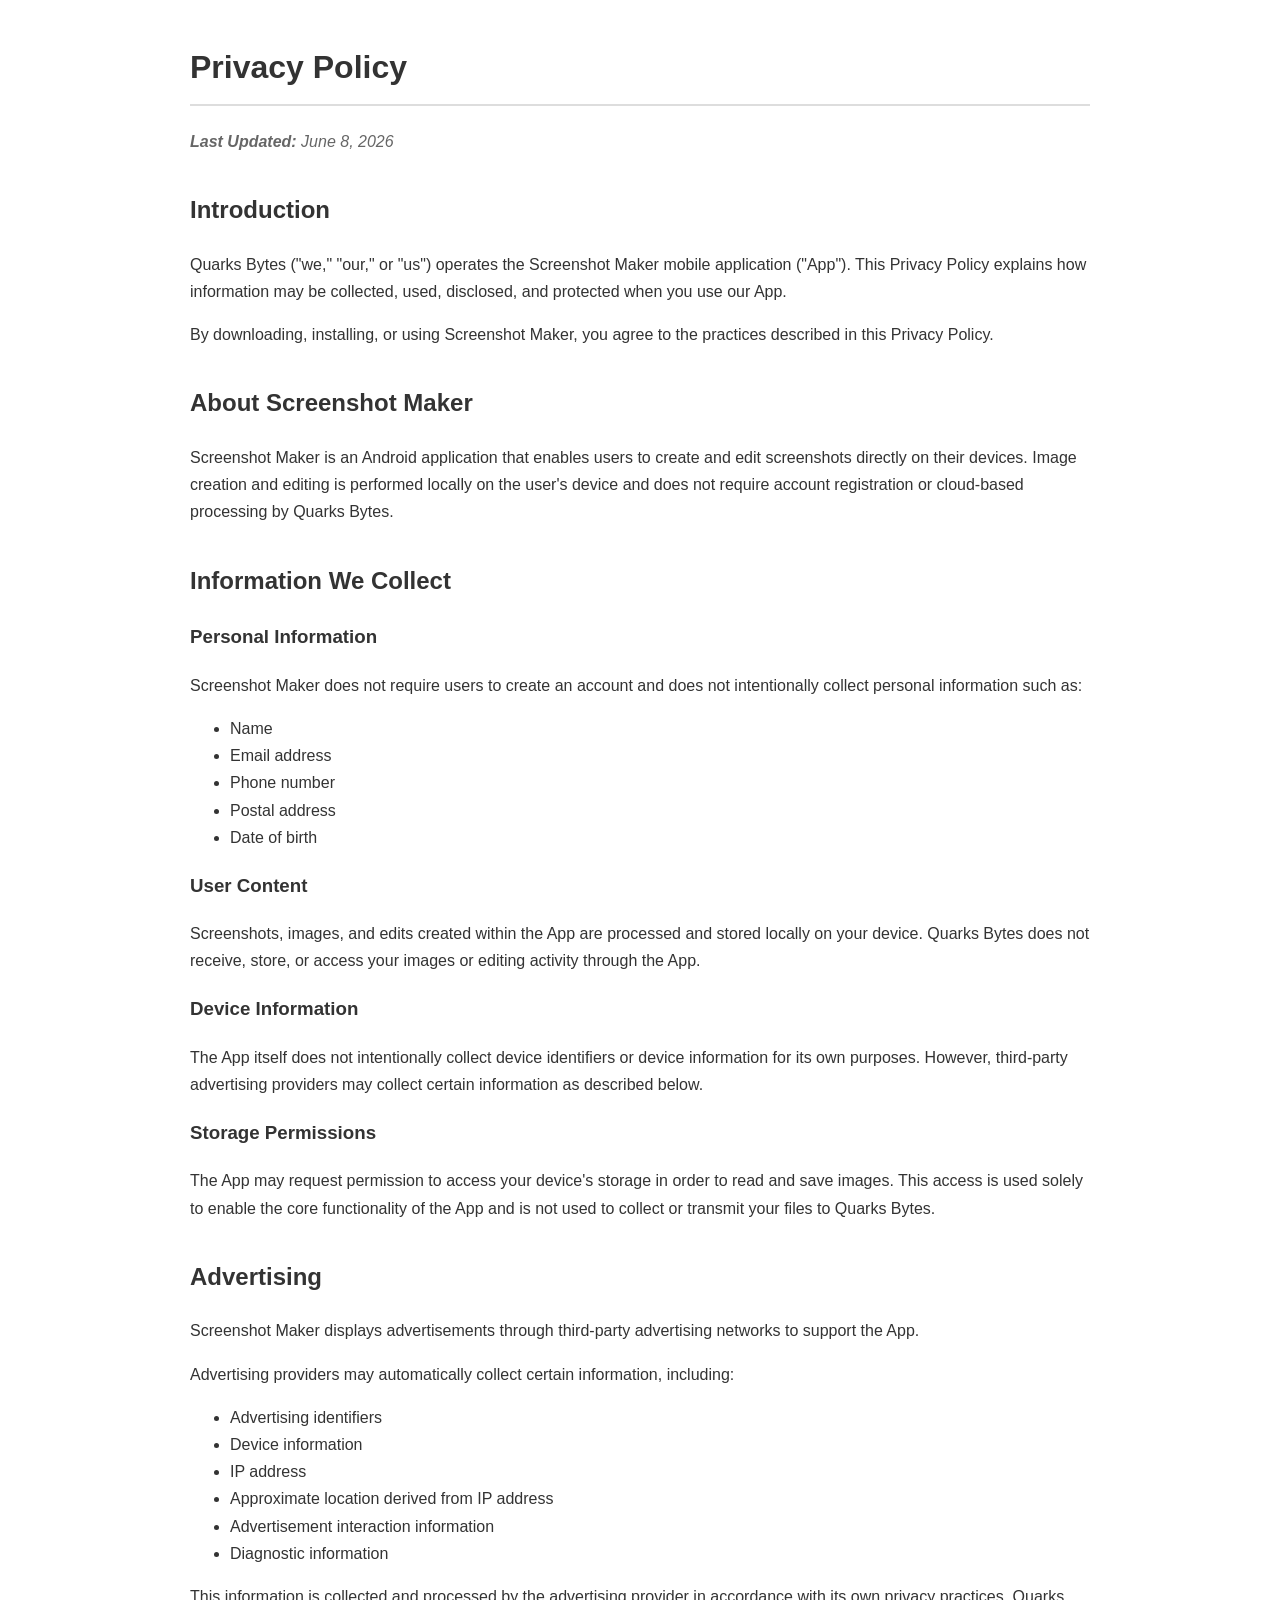
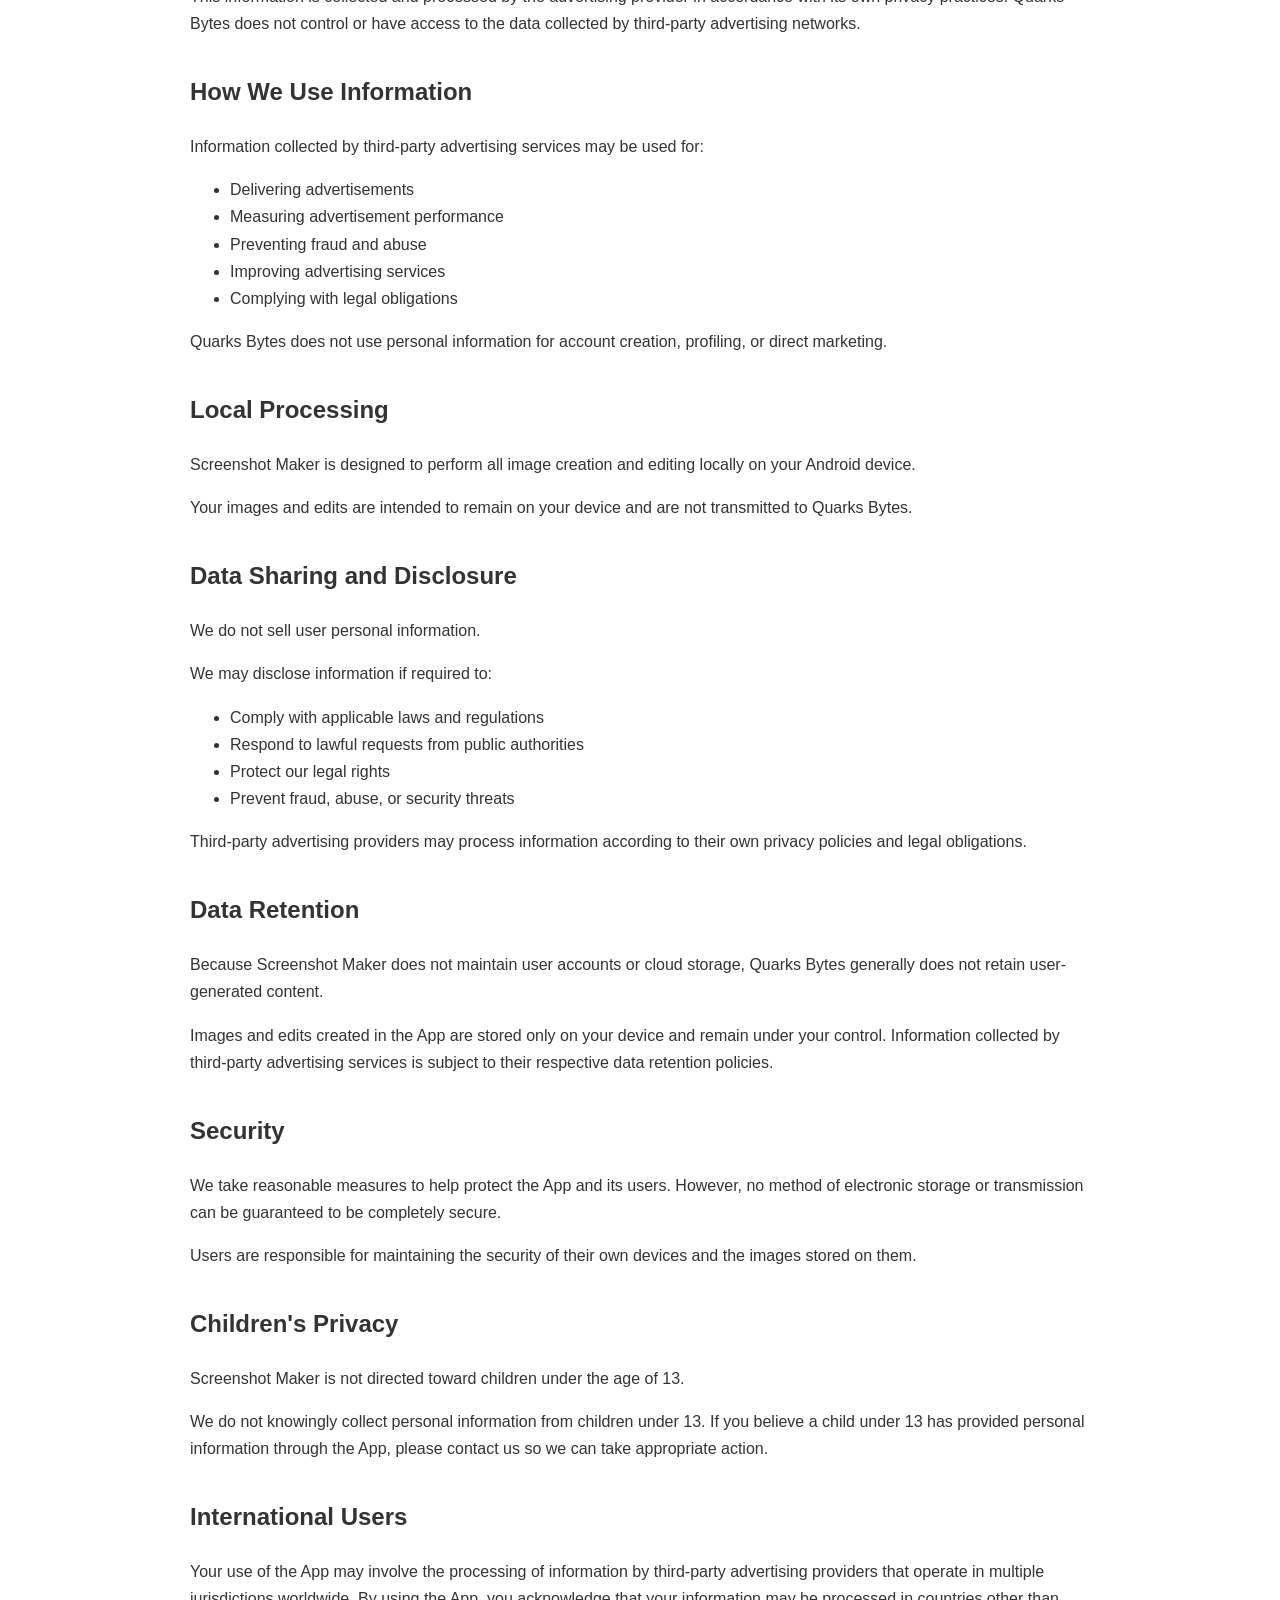
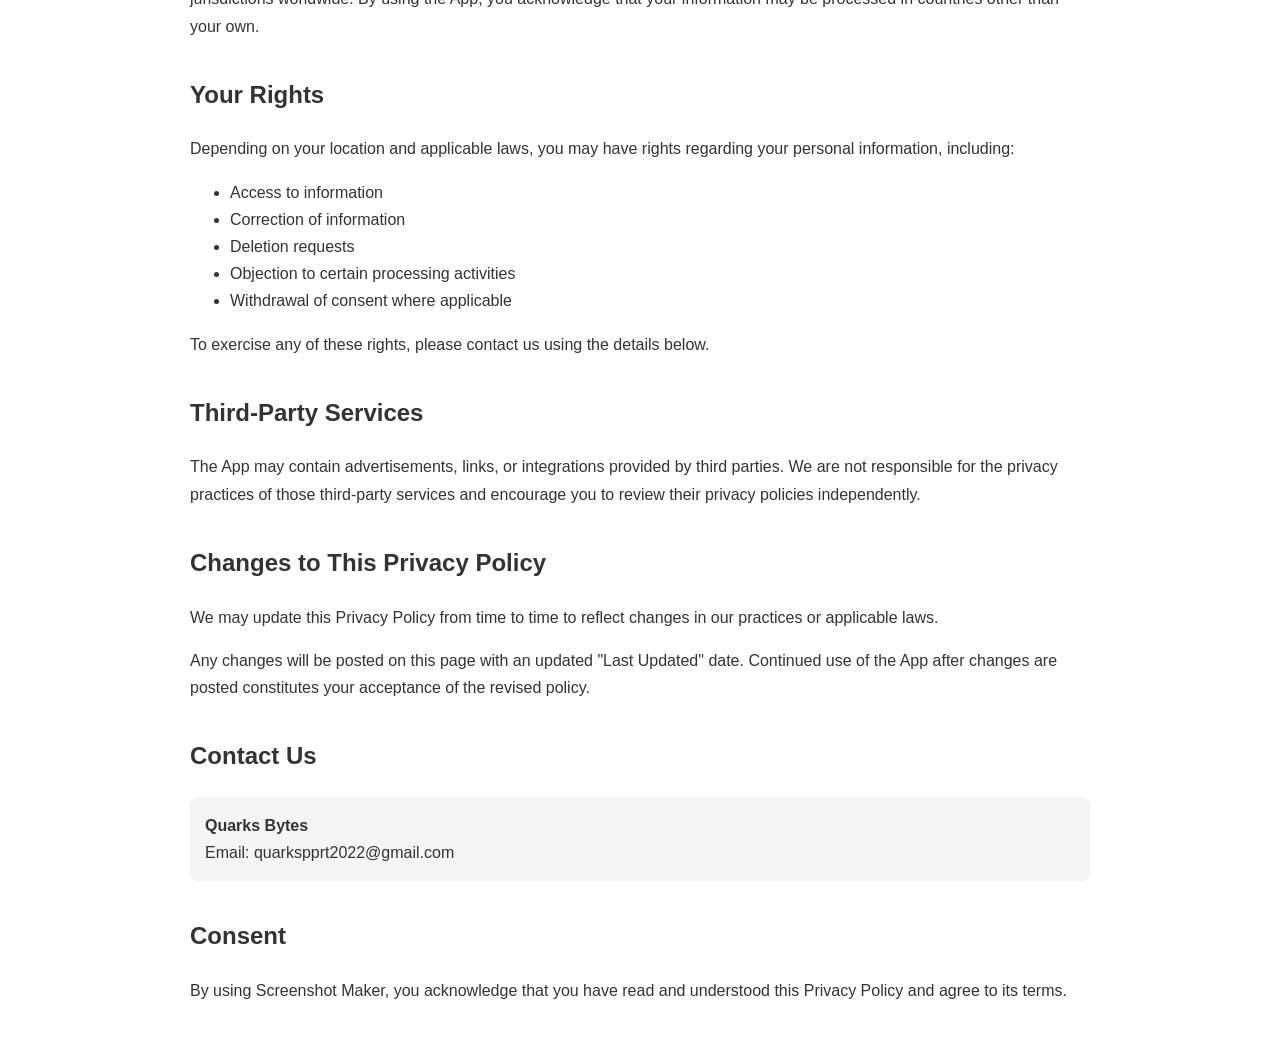
<file: app_screenshot_maker_privacy_policy.html>
<!DOCTYPE html>
<html lang="en">
<head>
    <meta charset="UTF-8">
    <meta name="viewport" content="width=device-width, initial-scale=1.0">
    <title>App Screenshot Maker - Privacy Policy</title>
    <style>
        body {
            font-family: Arial, Helvetica, sans-serif;
            line-height: 1.7;
            max-width: 900px;
            margin: 40px auto;
            padding: 0 20px;
            color: #333;
        }

        h1 {
            border-bottom: 2px solid #ddd;
            padding-bottom: 10px;
        }

        h2 {
            margin-top: 35px;
        }

        .updated {
            color: #666;
            font-style: italic;
        }

        .contact {
            background: #f5f5f5;
            padding: 15px;
            border-radius: 8px;
        }
    </style>
</head>
<body>

    <h1>Privacy Policy</h1>

    <p class="updated"><strong>Last Updated:</strong> June 8, 2026</p>

    <h2>Introduction</h2>
    <p>
        Quarks Bytes ("we," "our," or "us") operates the Screenshot Maker mobile application
        ("App"). This Privacy Policy explains how information may be collected, used,
        disclosed, and protected when you use our App.
    </p>

    <p>
        By downloading, installing, or using Screenshot Maker, you agree to the practices
        described in this Privacy Policy.
    </p>

    <h2>About Screenshot Maker</h2>
    <p>
        Screenshot Maker is an Android application that enables users to create and edit
        screenshots directly on their devices. Image creation and editing is performed
        locally on the user's device and does not require account registration or
        cloud-based processing by Quarks Bytes.
    </p>

    <h2>Information We Collect</h2>

    <h3>Personal Information</h3>
    <p>
        Screenshot Maker does not require users to create an account and does not
        intentionally collect personal information such as:
    </p>

    <ul>
        <li>Name</li>
        <li>Email address</li>
        <li>Phone number</li>
        <li>Postal address</li>
        <li>Date of birth</li>
    </ul>

    <h3>User Content</h3>
    <p>
        Screenshots, images, and edits created within the App are processed and stored
        locally on your device. Quarks Bytes does not receive, store, or access your
        images or editing activity through the App.
    </p>

    <h3>Device Information</h3>
    <p>
        The App itself does not intentionally collect device identifiers or device
        information for its own purposes. However, third-party advertising providers may
        collect certain information as described below.
    </p>

    <h3>Storage Permissions</h3>
    <p>
        The App may request permission to access your device's storage in order to read
        and save images. This access is used solely to enable the core functionality of
        the App and is not used to collect or transmit your files to Quarks Bytes.
    </p>

    <h2>Advertising</h2>
    <p>
        Screenshot Maker displays advertisements through third-party advertising networks
        to support the App.
    </p>

    <p>
        Advertising providers may automatically collect certain information, including:
    </p>

    <ul>
        <li>Advertising identifiers</li>
        <li>Device information</li>
        <li>IP address</li>
        <li>Approximate location derived from IP address</li>
        <li>Advertisement interaction information</li>
        <li>Diagnostic information</li>
    </ul>

    <p>
        This information is collected and processed by the advertising provider in
        accordance with its own privacy practices. Quarks Bytes does not control or
        have access to the data collected by third-party advertising networks.
    </p>

    <h2>How We Use Information</h2>
    <p>
        Information collected by third-party advertising services may be used for:
    </p>

    <ul>
        <li>Delivering advertisements</li>
        <li>Measuring advertisement performance</li>
        <li>Preventing fraud and abuse</li>
        <li>Improving advertising services</li>
        <li>Complying with legal obligations</li>
    </ul>

    <p>
        Quarks Bytes does not use personal information for account creation, profiling,
        or direct marketing.
    </p>

    <h2>Local Processing</h2>
    <p>
        Screenshot Maker is designed to perform all image creation and editing locally
        on your Android device.
    </p>

    <p>
        Your images and edits are intended to remain on your device and are not
        transmitted to Quarks Bytes.
    </p>

    <h2>Data Sharing and Disclosure</h2>
    <p>
        We do not sell user personal information.
    </p>

    <p>
        We may disclose information if required to:
    </p>

    <ul>
        <li>Comply with applicable laws and regulations</li>
        <li>Respond to lawful requests from public authorities</li>
        <li>Protect our legal rights</li>
        <li>Prevent fraud, abuse, or security threats</li>
    </ul>

    <p>
        Third-party advertising providers may process information according to their own
        privacy policies and legal obligations.
    </p>

    <h2>Data Retention</h2>
    <p>
        Because Screenshot Maker does not maintain user accounts or cloud storage,
        Quarks Bytes generally does not retain user-generated content.
    </p>

    <p>
        Images and edits created in the App are stored only on your device and remain
        under your control. Information collected by third-party advertising services is
        subject to their respective data retention policies.
    </p>

    <h2>Security</h2>
    <p>
        We take reasonable measures to help protect the App and its users. However, no
        method of electronic storage or transmission can be guaranteed to be completely
        secure.
    </p>

    <p>
        Users are responsible for maintaining the security of their own devices and the
        images stored on them.
    </p>

    <h2>Children's Privacy</h2>
    <p>
        Screenshot Maker is not directed toward children under the age of 13.
    </p>

    <p>
        We do not knowingly collect personal information from children under 13. If you
        believe a child under 13 has provided personal information through the App,
        please contact us so we can take appropriate action.
    </p>

    <h2>International Users</h2>
    <p>
        Your use of the App may involve the processing of information by third-party
        advertising providers that operate in multiple jurisdictions worldwide. By using
        the App, you acknowledge that your information may be processed in countries
        other than your own.
    </p>

    <h2>Your Rights</h2>
    <p>
        Depending on your location and applicable laws, you may have rights regarding
        your personal information, including:
    </p>

    <ul>
        <li>Access to information</li>
        <li>Correction of information</li>
        <li>Deletion requests</li>
        <li>Objection to certain processing activities</li>
        <li>Withdrawal of consent where applicable</li>
    </ul>

    <p>
        To exercise any of these rights, please contact us using the details below.
    </p>

    <h2>Third-Party Services</h2>
    <p>
        The App may contain advertisements, links, or integrations provided by third
        parties. We are not responsible for the privacy practices of those third-party
        services and encourage you to review their privacy policies independently.
    </p>

    <h2>Changes to This Privacy Policy</h2>
    <p>
        We may update this Privacy Policy from time to time to reflect changes in our
        practices or applicable laws.
    </p>

    <p>
        Any changes will be posted on this page with an updated "Last Updated" date.
        Continued use of the App after changes are posted constitutes your acceptance
        of the revised policy.
    </p>

    <h2>Contact Us</h2>

    <div class="contact">
        <strong>Quarks Bytes</strong><br>
        Email: quarkspprt2022@gmail.com
    </div>

    <h2>Consent</h2>
    <p>
        By using Screenshot Maker, you acknowledge that you have read and understood
        this Privacy Policy and agree to its terms.
    </p>

</body>
</html>
</file>
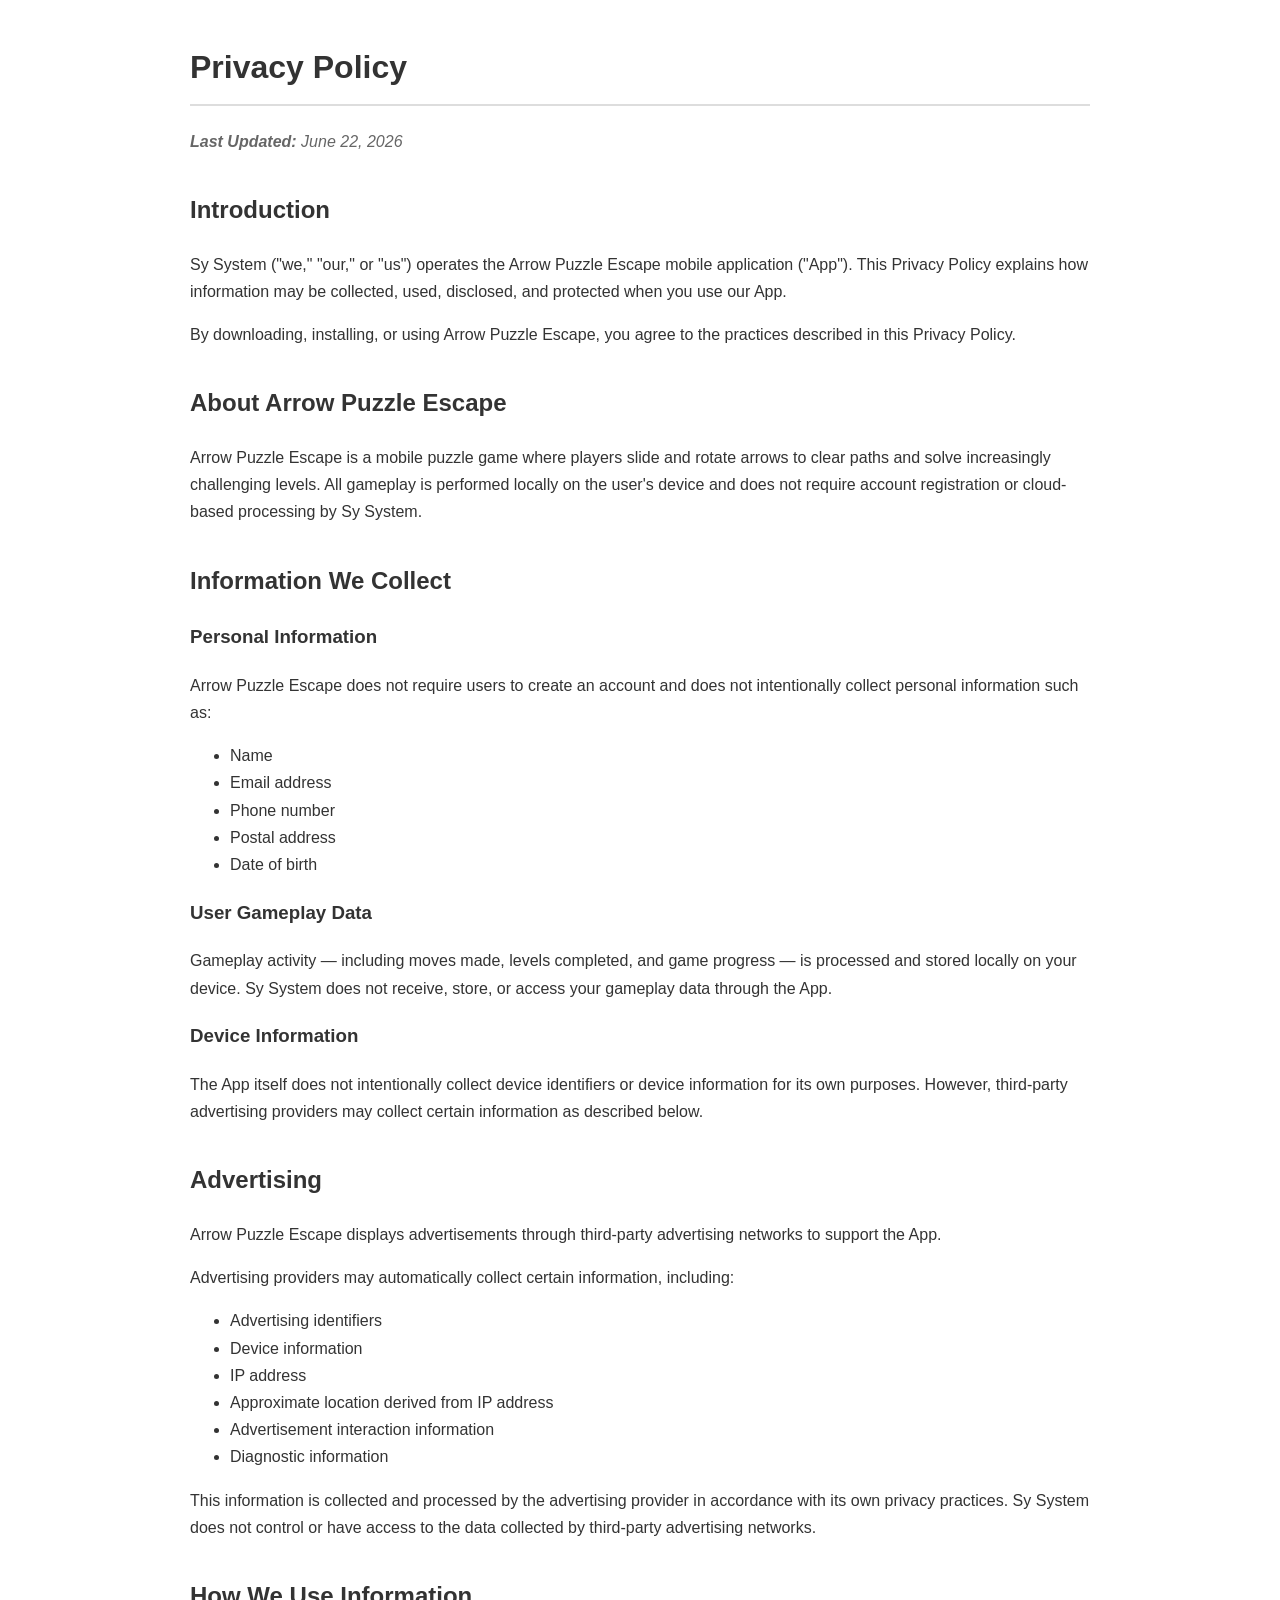
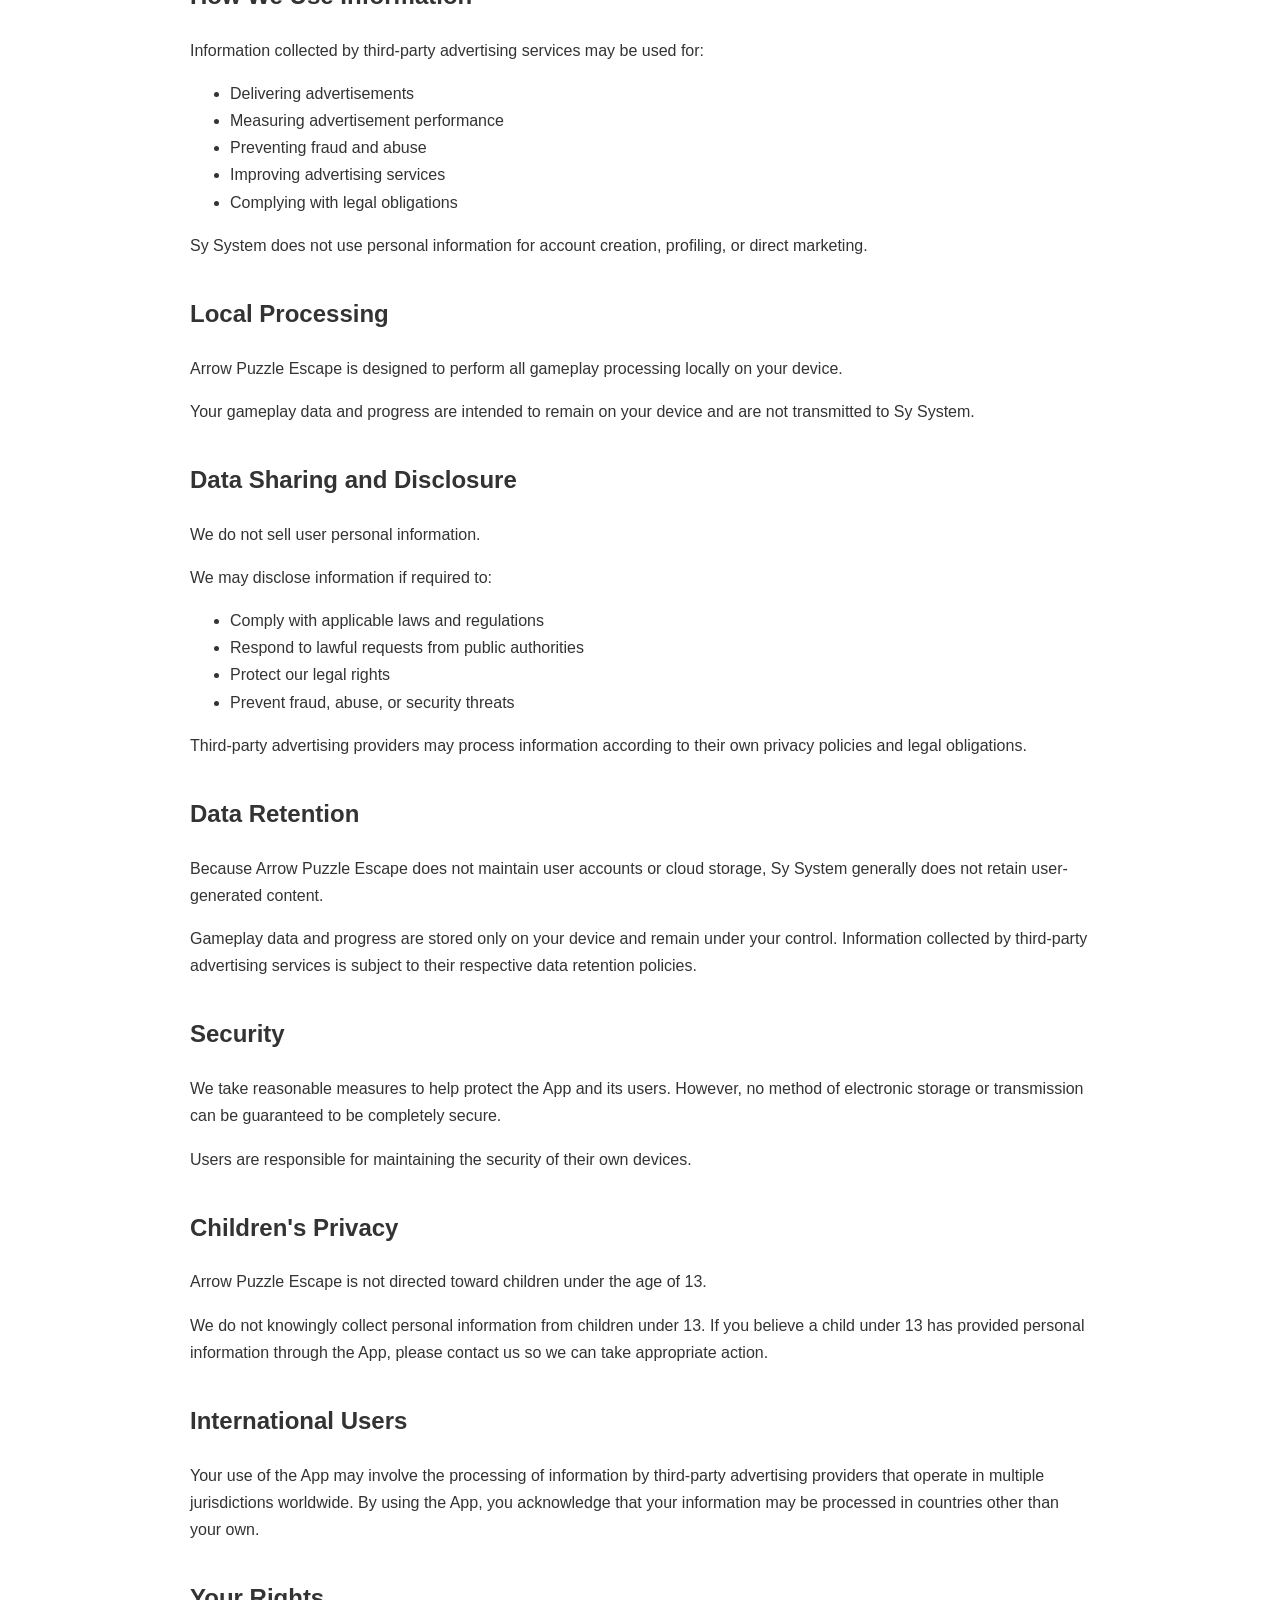
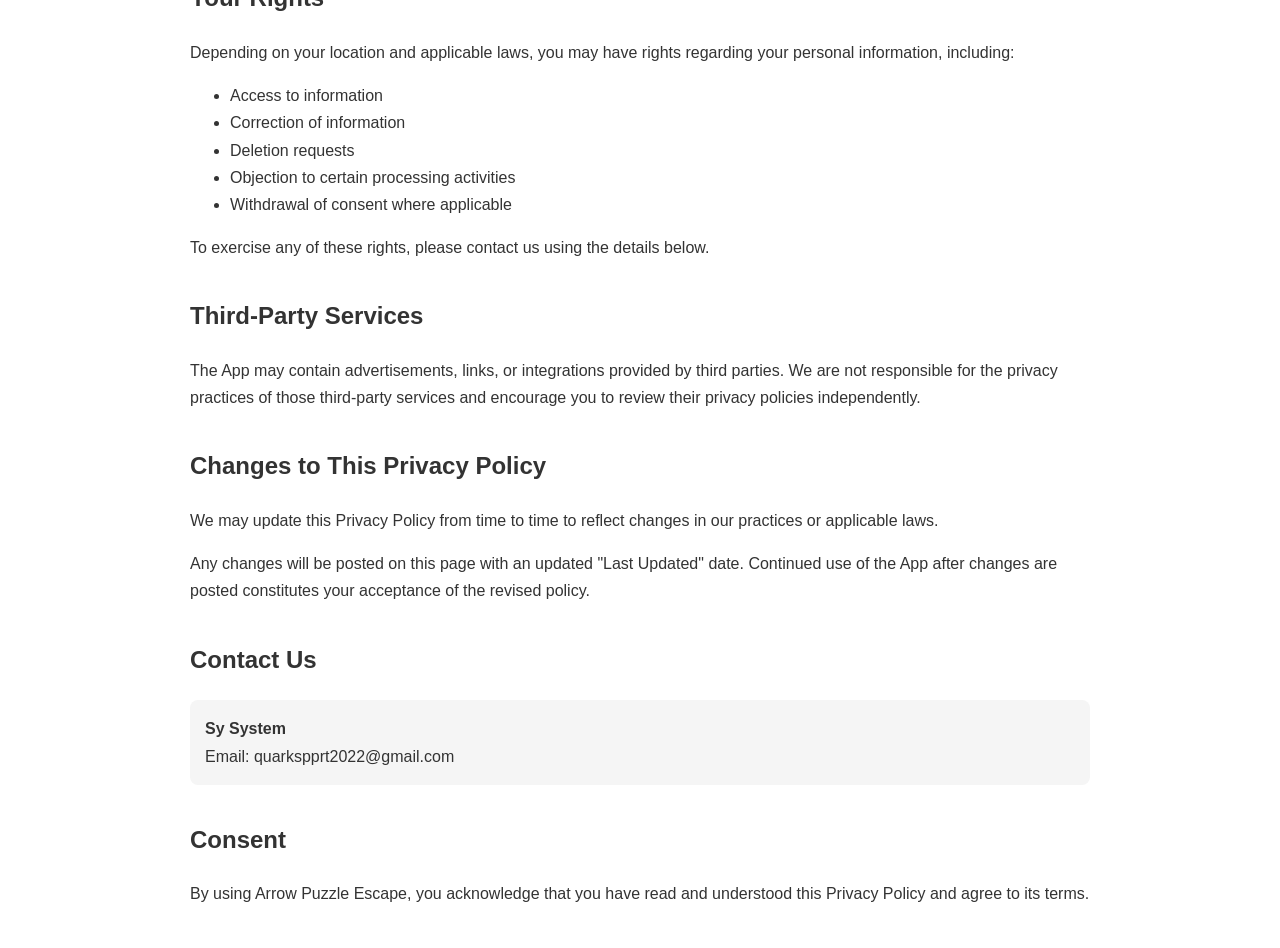
<file: arrow_puzzle_escape_privacy_policy.html>
<!DOCTYPE html>
<html lang="en">
<head>
    <meta charset="UTF-8">
    <meta name="viewport" content="width=device-width, initial-scale=1.0">
    <title>Arrow Puzzle Escape - Privacy Policy</title>
    <style>
        body {
            font-family: Arial, Helvetica, sans-serif;
            line-height: 1.7;
            max-width: 900px;
            margin: 40px auto;
            padding: 0 20px;
            color: #333;
        }

        h1 {
            border-bottom: 2px solid #ddd;
            padding-bottom: 10px;
        }

        h2 {
            margin-top: 35px;
        }

        .updated {
            color: #666;
            font-style: italic;
        }

        .contact {
            background: #f5f5f5;
            padding: 15px;
            border-radius: 8px;
        }
    </style>
</head>
<body>

    <h1>Privacy Policy</h1>

    <p class="updated"><strong>Last Updated:</strong> June 22, 2026</p>

    <h2>Introduction</h2>
    <p>
        Sy System ("we," "our," or "us") operates the Arrow Puzzle Escape mobile
        application ("App"). This Privacy Policy explains how information may be
        collected, used, disclosed, and protected when you use our App.
    </p>

    <p>
        By downloading, installing, or using Arrow Puzzle Escape, you agree to the
        practices described in this Privacy Policy.
    </p>

    <h2>About Arrow Puzzle Escape</h2>
    <p>
        Arrow Puzzle Escape is a mobile puzzle game where players slide and rotate
        arrows to clear paths and solve increasingly challenging levels. All gameplay
        is performed locally on the user's device and does not require account
        registration or cloud-based processing by Sy System.
    </p>

    <h2>Information We Collect</h2>

    <h3>Personal Information</h3>
    <p>
        Arrow Puzzle Escape does not require users to create an account and does not
        intentionally collect personal information such as:
    </p>

    <ul>
        <li>Name</li>
        <li>Email address</li>
        <li>Phone number</li>
        <li>Postal address</li>
        <li>Date of birth</li>
    </ul>

    <h3>User Gameplay Data</h3>
    <p>
        Gameplay activity — including moves made, levels completed, and game progress —
        is processed and stored locally on your device. Sy System does not receive,
        store, or access your gameplay data through the App.
    </p>

    <h3>Device Information</h3>
    <p>
        The App itself does not intentionally collect device identifiers or device
        information for its own purposes. However, third-party advertising providers may
        collect certain information as described below.
    </p>

    <h2>Advertising</h2>
    <p>
        Arrow Puzzle Escape displays advertisements through third-party advertising
        networks to support the App.
    </p>

    <p>
        Advertising providers may automatically collect certain information, including:
    </p>

    <ul>
        <li>Advertising identifiers</li>
        <li>Device information</li>
        <li>IP address</li>
        <li>Approximate location derived from IP address</li>
        <li>Advertisement interaction information</li>
        <li>Diagnostic information</li>
    </ul>

    <p>
        This information is collected and processed by the advertising provider in
        accordance with its own privacy practices. Sy System does not control or
        have access to the data collected by third-party advertising networks.
    </p>

    <h2>How We Use Information</h2>
    <p>
        Information collected by third-party advertising services may be used for:
    </p>

    <ul>
        <li>Delivering advertisements</li>
        <li>Measuring advertisement performance</li>
        <li>Preventing fraud and abuse</li>
        <li>Improving advertising services</li>
        <li>Complying with legal obligations</li>
    </ul>

    <p>
        Sy System does not use personal information for account creation, profiling,
        or direct marketing.
    </p>

    <h2>Local Processing</h2>
    <p>
        Arrow Puzzle Escape is designed to perform all gameplay processing locally on
        your device.
    </p>

    <p>
        Your gameplay data and progress are intended to remain on your device and are not
        transmitted to Sy System.
    </p>

    <h2>Data Sharing and Disclosure</h2>
    <p>
        We do not sell user personal information.
    </p>

    <p>
        We may disclose information if required to:
    </p>

    <ul>
        <li>Comply with applicable laws and regulations</li>
        <li>Respond to lawful requests from public authorities</li>
        <li>Protect our legal rights</li>
        <li>Prevent fraud, abuse, or security threats</li>
    </ul>

    <p>
        Third-party advertising providers may process information according to their own
        privacy policies and legal obligations.
    </p>

    <h2>Data Retention</h2>
    <p>
        Because Arrow Puzzle Escape does not maintain user accounts or cloud storage,
        Sy System generally does not retain user-generated content.
    </p>

    <p>
        Gameplay data and progress are stored only on your device and remain under your
        control. Information collected by third-party advertising services is subject to
        their respective data retention policies.
    </p>

    <h2>Security</h2>
    <p>
        We take reasonable measures to help protect the App and its users. However, no
        method of electronic storage or transmission can be guaranteed to be completely
        secure.
    </p>

    <p>
        Users are responsible for maintaining the security of their own devices.
    </p>

    <h2>Children's Privacy</h2>
    <p>
        Arrow Puzzle Escape is not directed toward children under the age of 13.
    </p>

    <p>
        We do not knowingly collect personal information from children under 13. If you
        believe a child under 13 has provided personal information through the App,
        please contact us so we can take appropriate action.
    </p>

    <h2>International Users</h2>
    <p>
        Your use of the App may involve the processing of information by third-party
        advertising providers that operate in multiple jurisdictions worldwide. By using
        the App, you acknowledge that your information may be processed in countries
        other than your own.
    </p>

    <h2>Your Rights</h2>
    <p>
        Depending on your location and applicable laws, you may have rights regarding
        your personal information, including:
    </p>

    <ul>
        <li>Access to information</li>
        <li>Correction of information</li>
        <li>Deletion requests</li>
        <li>Objection to certain processing activities</li>
        <li>Withdrawal of consent where applicable</li>
    </ul>

    <p>
        To exercise any of these rights, please contact us using the details below.
    </p>

    <h2>Third-Party Services</h2>
    <p>
        The App may contain advertisements, links, or integrations provided by third
        parties. We are not responsible for the privacy practices of those third-party
        services and encourage you to review their privacy policies independently.
    </p>

    <h2>Changes to This Privacy Policy</h2>
    <p>
        We may update this Privacy Policy from time to time to reflect changes in our
        practices or applicable laws.
    </p>

    <p>
        Any changes will be posted on this page with an updated "Last Updated" date.
        Continued use of the App after changes are posted constitutes your acceptance
        of the revised policy.
    </p>

    <h2>Contact Us</h2>

    <div class="contact">
        <strong>Sy System</strong><br>
        Email: quarkspprt2022@gmail.com
    </div>

    <h2>Consent</h2>
    <p>
        By using Arrow Puzzle Escape, you acknowledge that you have read and understood
        this Privacy Policy and agree to its terms.
    </p>

</body>
</html>
</file>
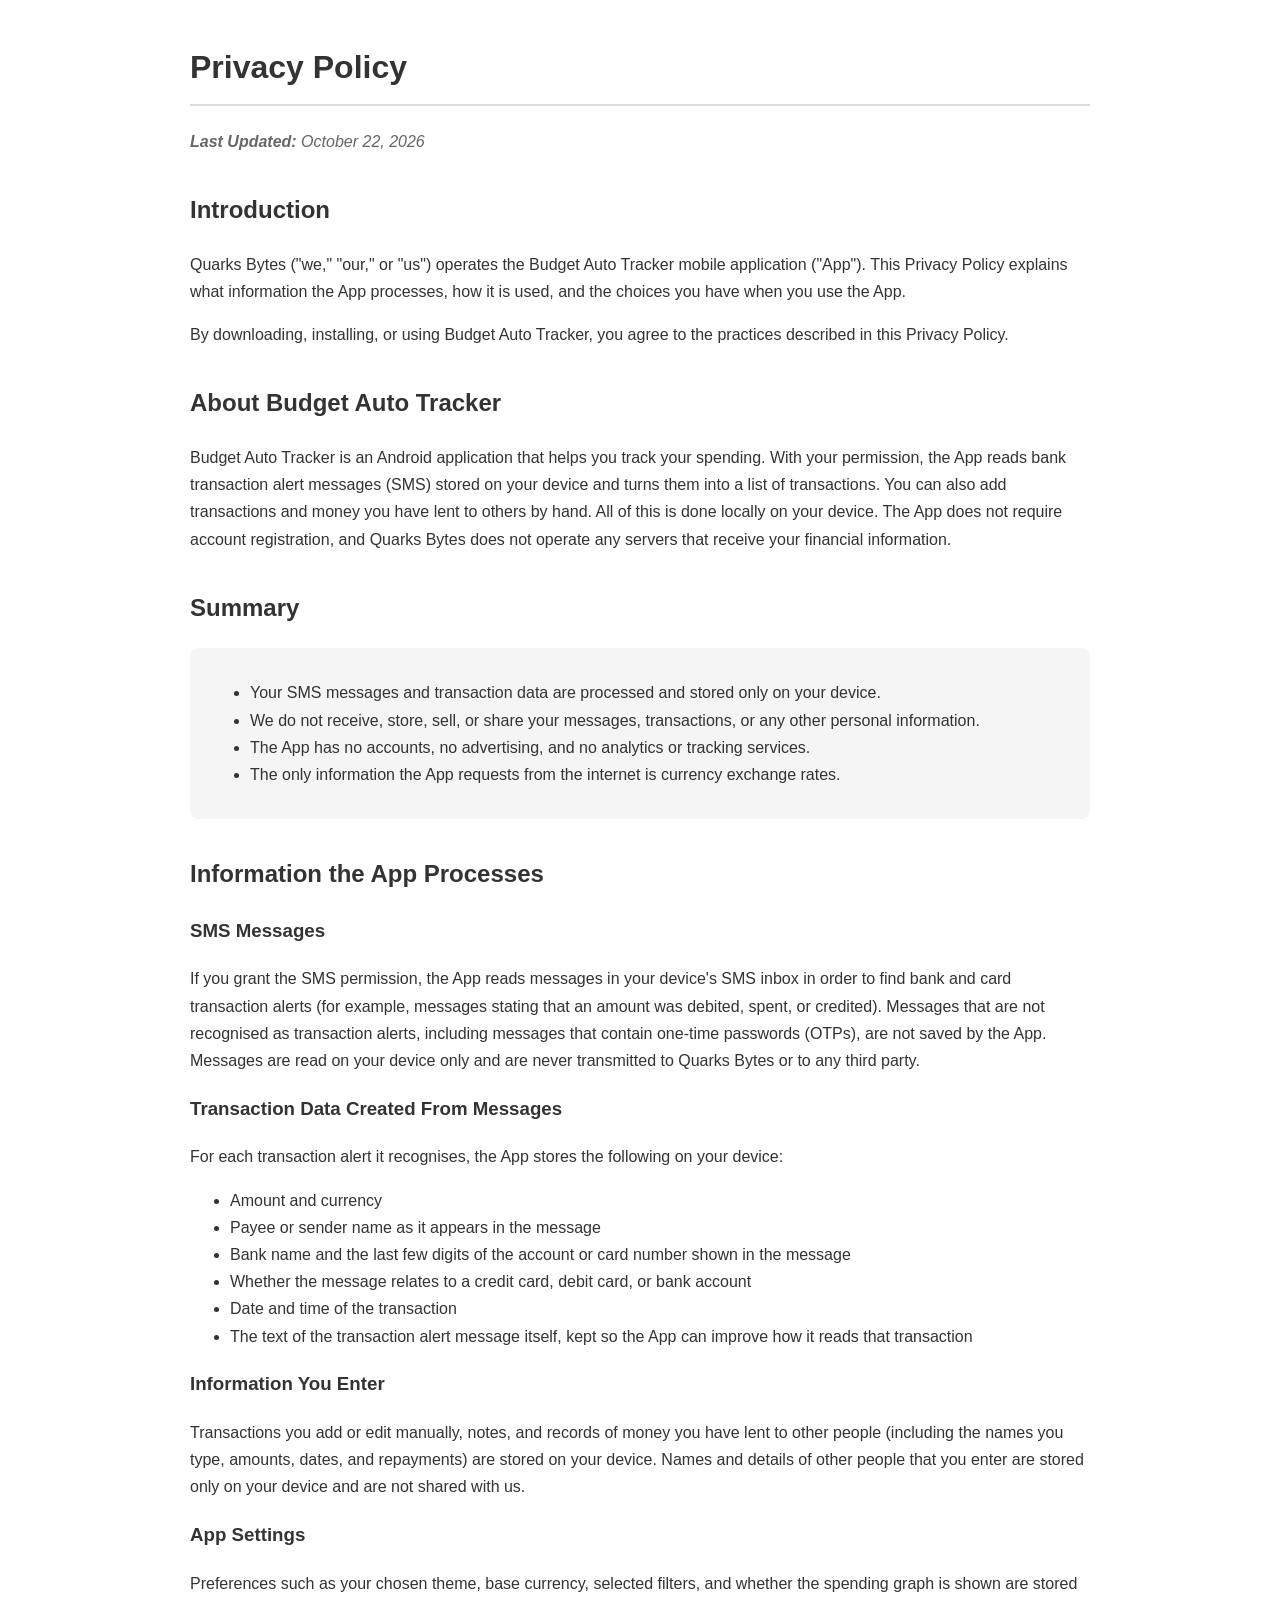
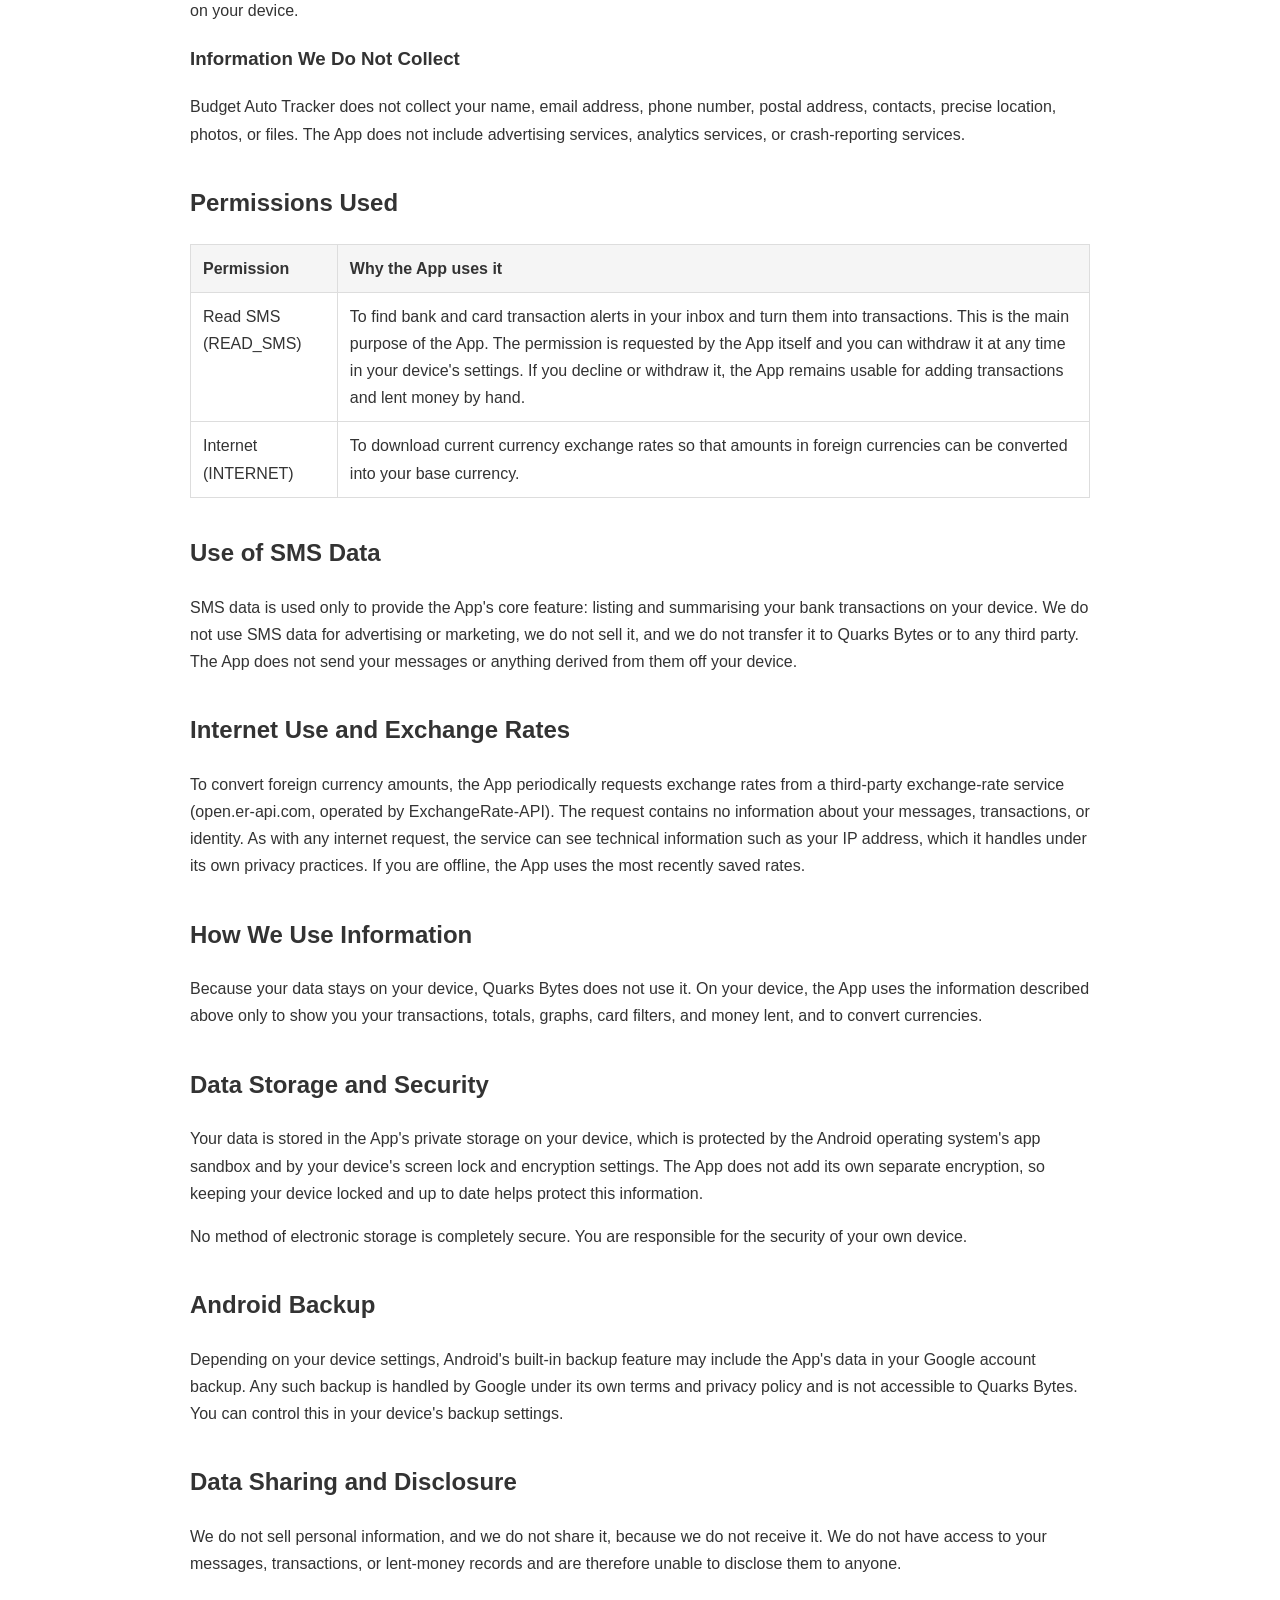
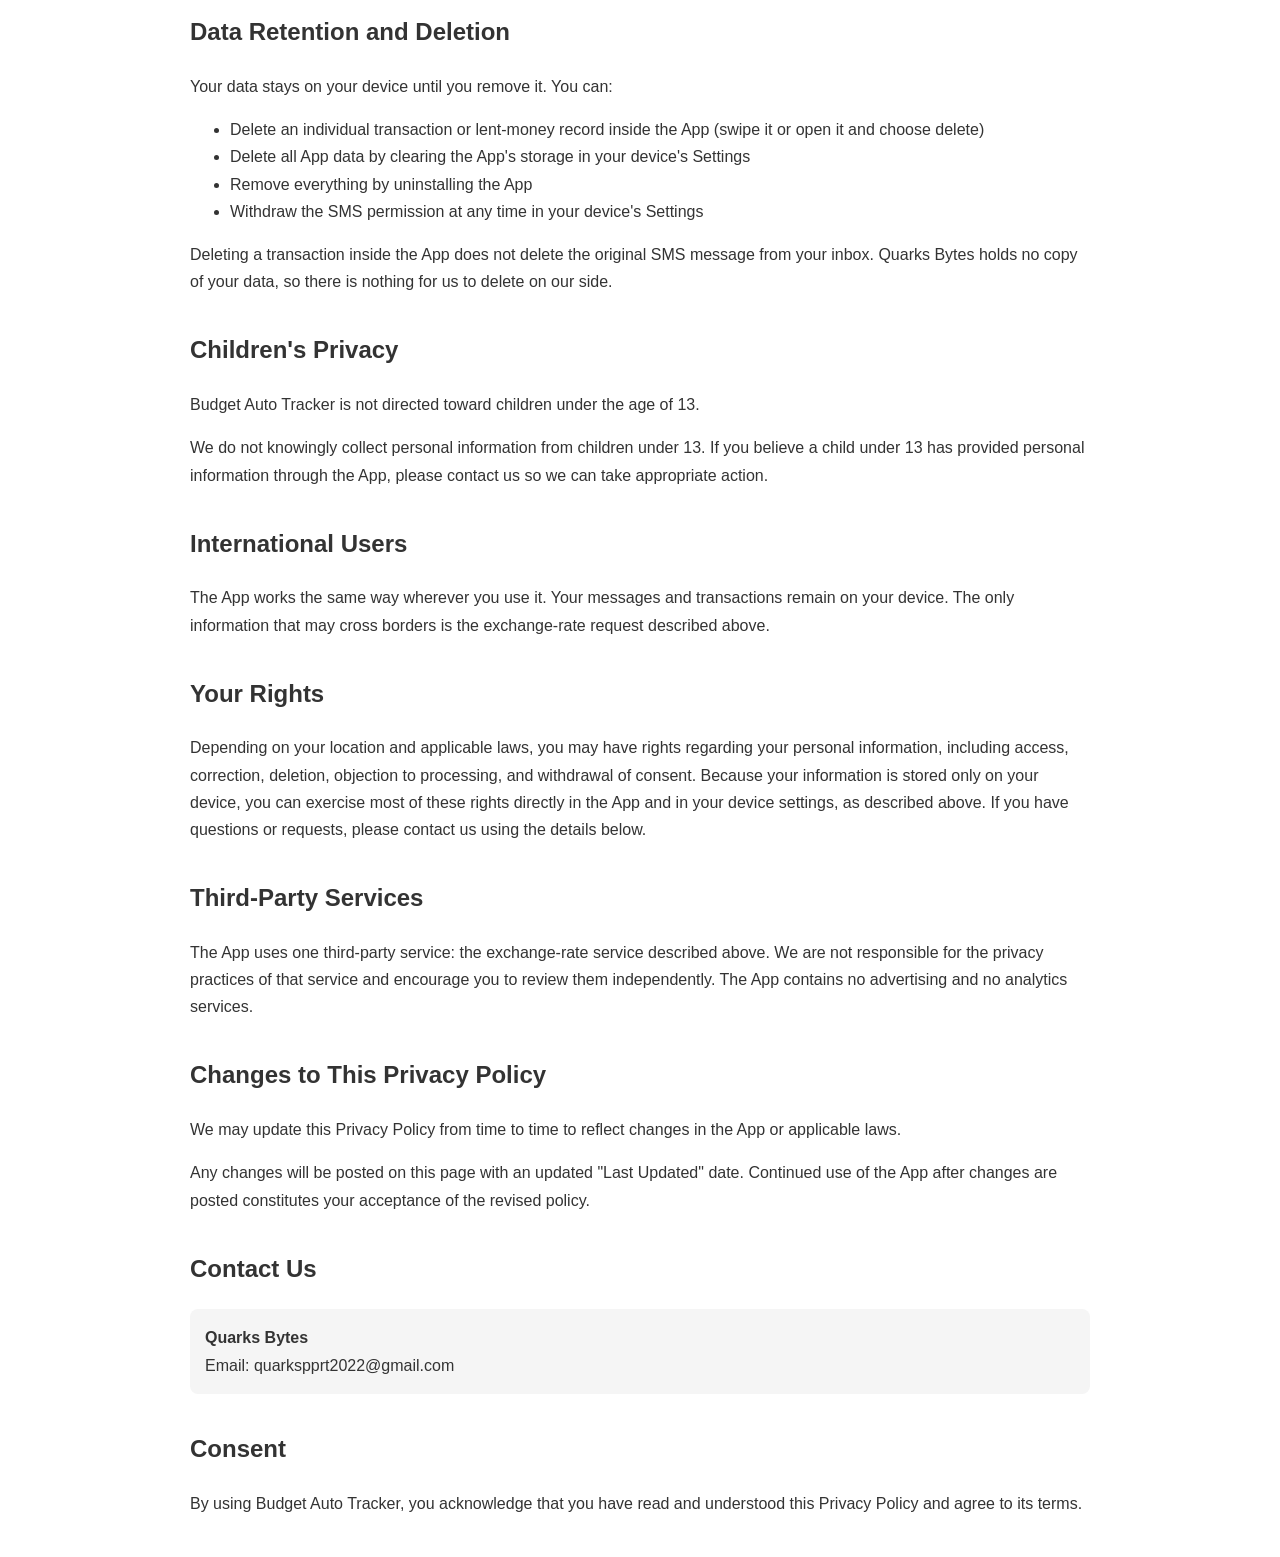
<file: budget_auto_tracker_privacy_policy.html>
<!DOCTYPE html>
<html lang="en">
<head>
    <meta charset="UTF-8">
    <meta name="viewport" content="width=device-width, initial-scale=1.0">
    <title>Budget Auto Tracker - Privacy Policy</title>
    <style>
        body {
            font-family: Arial, Helvetica, sans-serif;
            line-height: 1.7;
            max-width: 900px;
            margin: 40px auto;
            padding: 0 20px;
            color: #333;
        }

        h1 {
            border-bottom: 2px solid #ddd;
            padding-bottom: 10px;
        }

        h2 {
            margin-top: 35px;
        }

        .updated {
            color: #666;
            font-style: italic;
        }

        .summary {
            background: #f5f5f5;
            padding: 15px 20px;
            border-radius: 8px;
        }

        .contact {
            background: #f5f5f5;
            padding: 15px;
            border-radius: 8px;
        }

        table {
            border-collapse: collapse;
            width: 100%;
            margin: 15px 0;
        }

        th, td {
            border: 1px solid #ddd;
            padding: 10px 12px;
            text-align: left;
            vertical-align: top;
        }

        th {
            background: #f5f5f5;
        }
    </style>
</head>
<body>

    <h1>Privacy Policy</h1>

    <p class="updated"><strong>Last Updated:</strong> October 22, 2026</p>

    <h2>Introduction</h2>
    <p>
        Quarks Bytes ("we," "our," or "us") operates the Budget Auto Tracker mobile
        application ("App"). This Privacy Policy explains what information the App
        processes, how it is used, and the choices you have when you use the App.
    </p>

    <p>
        By downloading, installing, or using Budget Auto Tracker, you agree to the
        practices described in this Privacy Policy.
    </p>

    <h2>About Budget Auto Tracker</h2>
    <p>
        Budget Auto Tracker is an Android application that helps you track your spending.
        With your permission, the App reads bank transaction alert messages (SMS) stored on
        your device and turns them into a list of transactions. You can also add
        transactions and money you have lent to others by hand. All of this is done
        locally on your device. The App does not require account registration, and Quarks
        Bytes does not operate any servers that receive your financial information.
    </p>

    <h2>Summary</h2>
    <div class="summary">
        <ul>
            <li>Your SMS messages and transaction data are processed and stored only on your device.</li>
            <li>We do not receive, store, sell, or share your messages, transactions, or any other personal information.</li>
            <li>The App has no accounts, no advertising, and no analytics or tracking services.</li>
            <li>The only information the App requests from the internet is currency exchange rates.</li>
        </ul>
    </div>

    <h2>Information the App Processes</h2>

    <h3>SMS Messages</h3>
    <p>
        If you grant the SMS permission, the App reads messages in your device's SMS inbox
        in order to find bank and card transaction alerts (for example, messages stating
        that an amount was debited, spent, or credited). Messages that are not recognised
        as transaction alerts, including messages that contain one-time passwords (OTPs),
        are not saved by the App. Messages are read on your device only and are never
        transmitted to Quarks Bytes or to any third party.
    </p>

    <h3>Transaction Data Created From Messages</h3>
    <p>
        For each transaction alert it recognises, the App stores the following on your
        device:
    </p>

    <ul>
        <li>Amount and currency</li>
        <li>Payee or sender name as it appears in the message</li>
        <li>Bank name and the last few digits of the account or card number shown in the message</li>
        <li>Whether the message relates to a credit card, debit card, or bank account</li>
        <li>Date and time of the transaction</li>
        <li>The text of the transaction alert message itself, kept so the App can improve how it reads that transaction</li>
    </ul>

    <h3>Information You Enter</h3>
    <p>
        Transactions you add or edit manually, notes, and records of money you have lent
        to other people (including the names you type, amounts, dates, and repayments) are
        stored on your device. Names and details of other people that you enter are
        stored only on your device and are not shared with us.
    </p>

    <h3>App Settings</h3>
    <p>
        Preferences such as your chosen theme, base currency, selected filters, and whether
        the spending graph is shown are stored on your device.
    </p>

    <h3>Information We Do Not Collect</h3>
    <p>
        Budget Auto Tracker does not collect your name, email address, phone number,
        postal address, contacts, precise location, photos, or files. The App does not
        include advertising services, analytics services, or crash-reporting services.
    </p>

    <h2>Permissions Used</h2>

    <table>
        <tr>
            <th>Permission</th>
            <th>Why the App uses it</th>
        </tr>
        <tr>
            <td>Read SMS (READ_SMS)</td>
            <td>
                To find bank and card transaction alerts in your inbox and turn them into
                transactions. This is the main purpose of the App. The permission is
                requested by the App itself and you can withdraw it at any time in your
                device's settings. If you decline or withdraw it, the App remains usable
                for adding transactions and lent money by hand.
            </td>
        </tr>
        <tr>
            <td>Internet (INTERNET)</td>
            <td>
                To download current currency exchange rates so that amounts in foreign
                currencies can be converted into your base currency.
            </td>
        </tr>
    </table>

    <h2>Use of SMS Data</h2>
    <p>
        SMS data is used only to provide the App's core feature: listing and summarising
        your bank transactions on your device. We do not use SMS data for advertising or
        marketing, we do not sell it, and we do not transfer it to Quarks Bytes or to
        any third party. The App does not send your messages or anything derived from
        them off your device.
    </p>

    <h2>Internet Use and Exchange Rates</h2>
    <p>
        To convert foreign currency amounts, the App periodically requests exchange rates
        from a third-party exchange-rate service (open.er-api.com, operated by
        ExchangeRate-API). The request contains no information about your messages,
        transactions, or identity. As with any internet request, the service can see
        technical information such as your IP address, which it handles under its own
        privacy practices. If you are offline, the App uses the most recently saved
        rates.
    </p>

    <h2>How We Use Information</h2>
    <p>
        Because your data stays on your device, Quarks Bytes does not use it. On your
        device, the App uses the information described above only to show you your
        transactions, totals, graphs, card filters, and money lent, and to convert
        currencies.
    </p>

    <h2>Data Storage and Security</h2>
    <p>
        Your data is stored in the App's private storage on your device, which is
        protected by the Android operating system's app sandbox and by your device's
        screen lock and encryption settings. The App does not add its own separate
        encryption, so keeping your device locked and up to date helps protect this
        information.
    </p>

    <p>
        No method of electronic storage is completely secure. You are responsible for
        the security of your own device.
    </p>

    <h2>Android Backup</h2>
    <p>
        Depending on your device settings, Android's built-in backup feature may include
        the App's data in your Google account backup. Any such backup is handled by Google
        under its own terms and privacy policy and is not accessible to Quarks Bytes. You
        can control this in your device's backup settings.
    </p>

    <h2>Data Sharing and Disclosure</h2>
    <p>
        We do not sell personal information, and we do not share it, because we do not
        receive it. We do not have access to your messages, transactions, or lent-money
        records and are therefore unable to disclose them to anyone.
    </p>

    <h2>Data Retention and Deletion</h2>
    <p>
        Your data stays on your device until you remove it. You can:
    </p>

    <ul>
        <li>Delete an individual transaction or lent-money record inside the App (swipe it or open it and choose delete)</li>
        <li>Delete all App data by clearing the App's storage in your device's Settings</li>
        <li>Remove everything by uninstalling the App</li>
        <li>Withdraw the SMS permission at any time in your device's Settings</li>
    </ul>

    <p>
        Deleting a transaction inside the App does not delete the original SMS message
        from your inbox. Quarks Bytes holds no copy of your data, so there is nothing
        for us to delete on our side.
    </p>

    <h2>Children's Privacy</h2>
    <p>
        Budget Auto Tracker is not directed toward children under the age of 13.
    </p>

    <p>
        We do not knowingly collect personal information from children under 13. If you
        believe a child under 13 has provided personal information through the App,
        please contact us so we can take appropriate action.
    </p>

    <h2>International Users</h2>
    <p>
        The App works the same way wherever you use it. Your messages and transactions
        remain on your device. The only information that may cross borders is the
        exchange-rate request described above.
    </p>

    <h2>Your Rights</h2>
    <p>
        Depending on your location and applicable laws, you may have rights regarding your
        personal information, including access, correction, deletion, objection to
        processing, and withdrawal of consent. Because your information is stored only on
        your device, you can exercise most of these rights directly in the App and in
        your device settings, as described above. If you have questions or requests,
        please contact us using the details below.
    </p>

    <h2>Third-Party Services</h2>
    <p>
        The App uses one third-party service: the exchange-rate service described above.
        We are not responsible for the privacy practices of that service and encourage
        you to review them independently. The App contains no advertising and no
        analytics services.
    </p>

    <h2>Changes to This Privacy Policy</h2>
    <p>
        We may update this Privacy Policy from time to time to reflect changes in the
        App or applicable laws.
    </p>

    <p>
        Any changes will be posted on this page with an updated "Last Updated" date.
        Continued use of the App after changes are posted constitutes your acceptance
        of the revised policy.
    </p>

    <h2>Contact Us</h2>

    <div class="contact">
        <strong>Quarks Bytes</strong><br>
        Email: quarkspprt2022@gmail.com
    </div>

    <h2>Consent</h2>
    <p>
        By using Budget Auto Tracker, you acknowledge that you have read and understood
        this Privacy Policy and agree to its terms.
    </p>

</body>
</html>
</file>
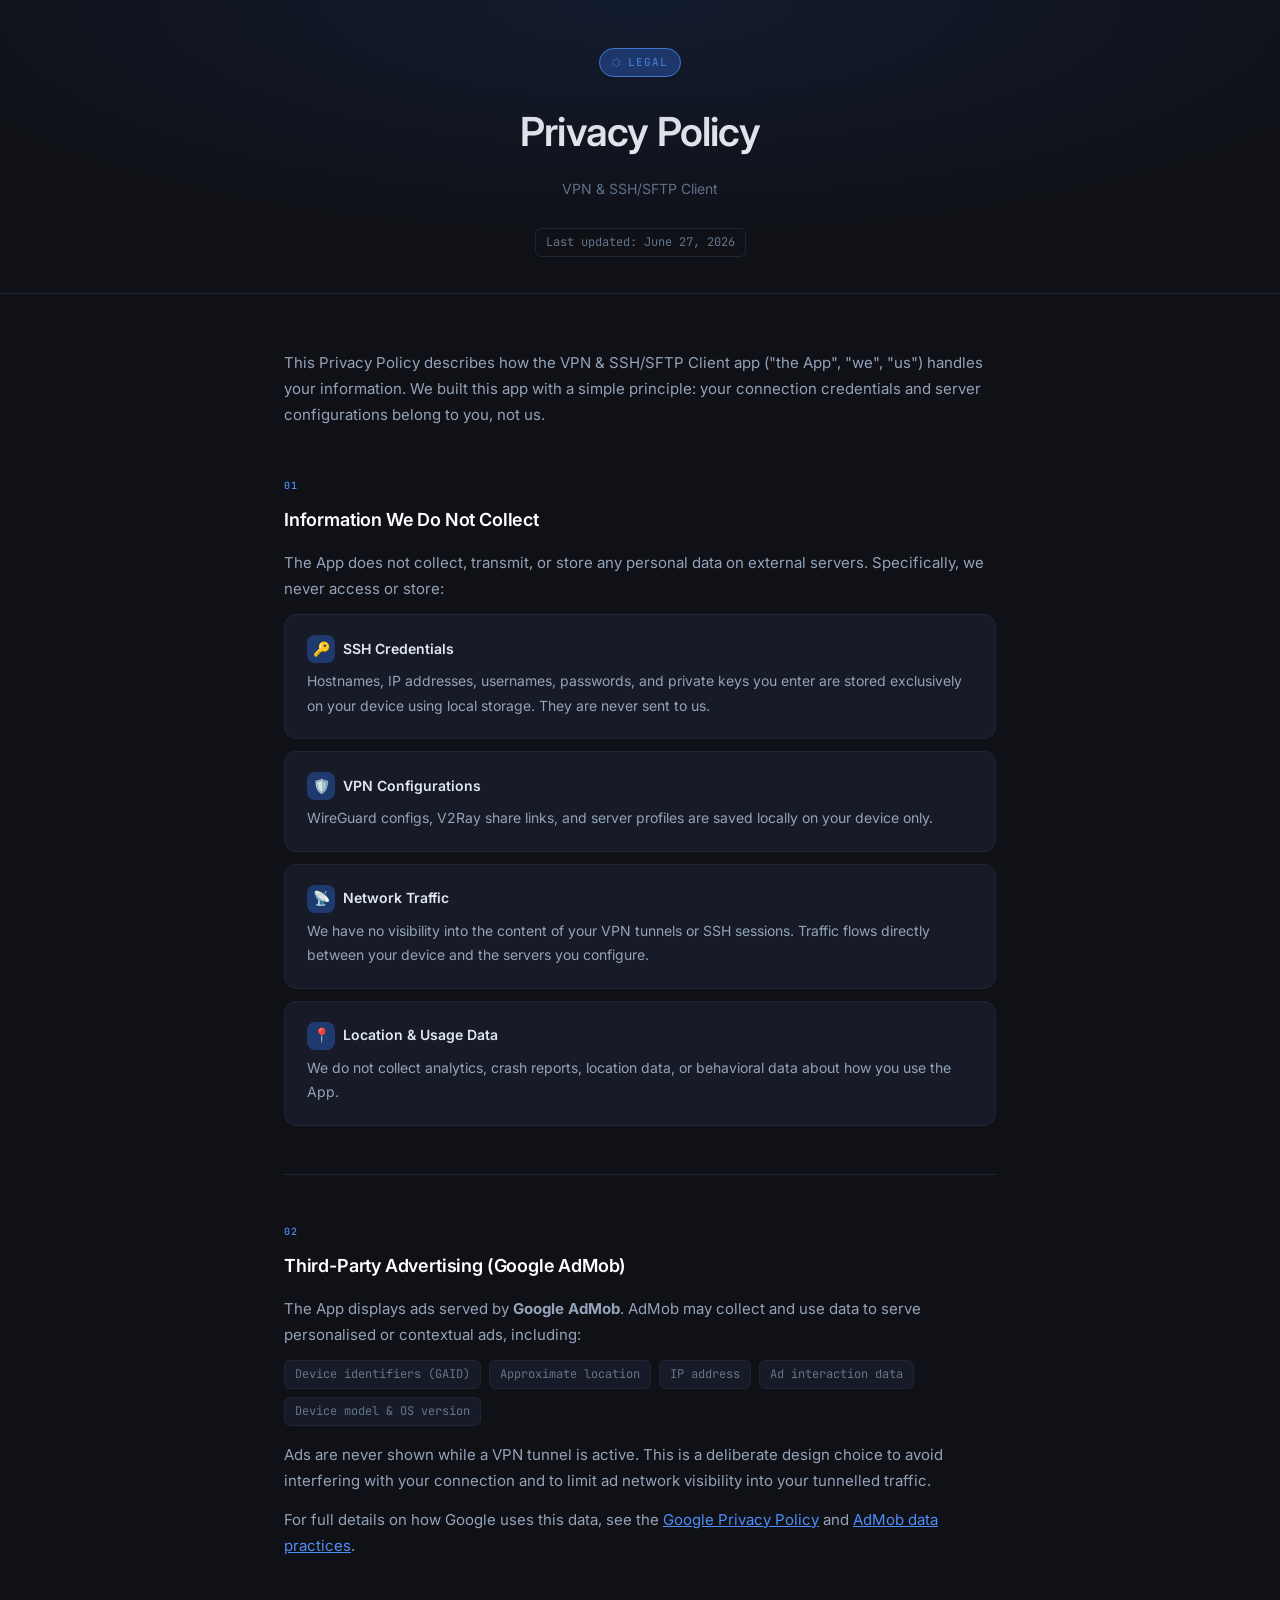
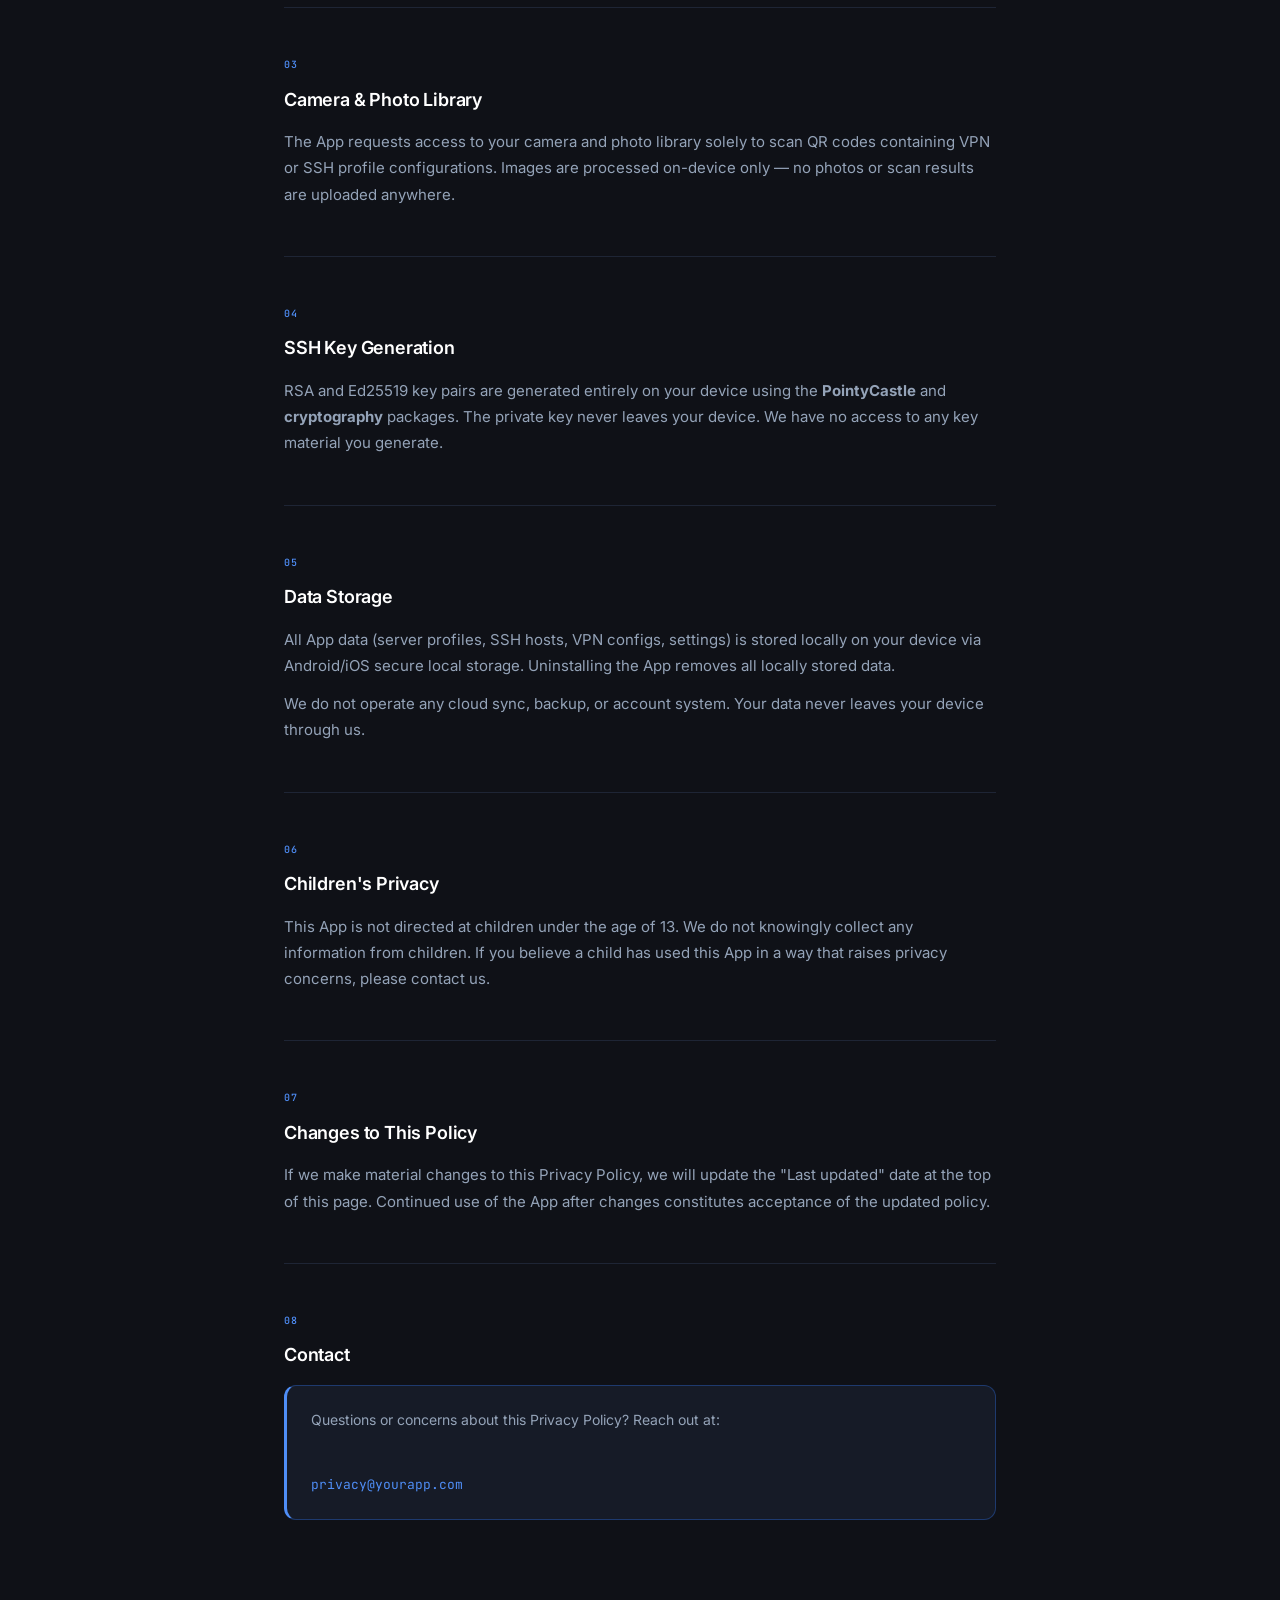
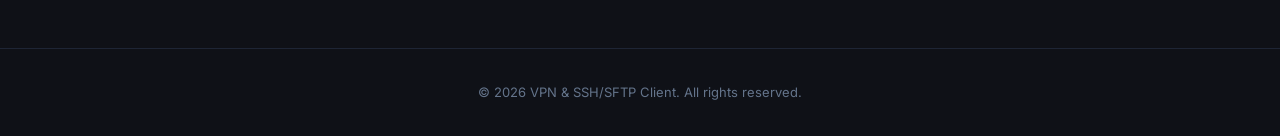
<file: cpn_client_privacy_policy.html>
<!DOCTYPE html>
<html lang="en">
<head>
  <meta charset="UTF-8" />
  <meta name="viewport" content="width=device-width, initial-scale=1.0" />
  <title>Privacy Policy — VPN & SSH/SFTP Client</title>
  <style>
    @import url('https://fonts.googleapis.com/css2?family=Inter:wght@400;500;600&family=JetBrains+Mono:wght@400;500&display=swap');

    *, *::before, *::after { box-sizing: border-box; margin: 0; padding: 0; }

    :root {
      --bg:        #0f1117;
      --surface:   #161b27;
      --border:    #1e2535;
      --accent:    #4f8ef7;
      --accent-dim:#1e3a6e;
      --text:      #e2e8f0;
      --muted:     #64748b;
      --mono:      'JetBrains Mono', monospace;
      --sans:      'Inter', system-ui, sans-serif;
    }

    body {
      background: var(--bg);
      color: var(--text);
      font-family: var(--sans);
      font-size: 15px;
      line-height: 1.75;
      min-height: 100vh;
    }

    /* ── Header ── */
    header {
      border-bottom: 1px solid var(--border);
      padding: 48px 24px 36px;
      text-align: center;
      position: relative;
      overflow: hidden;
    }
    header::before {
      content: '';
      position: absolute;
      inset: 0;
      background: radial-gradient(ellipse 60% 80% at 50% 0%, #1a2f5e55, transparent);
      pointer-events: none;
    }
    .chip {
      display: inline-flex;
      align-items: center;
      gap: 6px;
      font-family: var(--mono);
      font-size: 11px;
      font-weight: 500;
      letter-spacing: 0.08em;
      text-transform: uppercase;
      color: var(--accent);
      background: var(--accent-dim);
      border: 1px solid var(--accent);
      border-radius: 100px;
      padding: 4px 12px;
      margin-bottom: 20px;
    }
    .chip::before { content: '⬡'; font-size: 10px; }
    h1 {
      font-size: clamp(26px, 5vw, 40px);
      font-weight: 600;
      letter-spacing: -0.02em;
      color: #fff;
      margin-bottom: 10px;
    }
    .subtitle {
      color: var(--muted);
      font-size: 14px;
    }
    .updated {
      display: inline-block;
      margin-top: 14px;
      font-family: var(--mono);
      font-size: 12px;
      color: var(--muted);
      border: 1px solid var(--border);
      border-radius: 6px;
      padding: 3px 10px;
    }

    /* ── Layout ── */
    main {
      max-width: 760px;
      margin: 0 auto;
      padding: 56px 24px 80px;
    }

    /* ── Section ── */
    section {
      margin-bottom: 48px;
    }
    .section-label {
      font-family: var(--mono);
      font-size: 10px;
      font-weight: 500;
      letter-spacing: 0.12em;
      text-transform: uppercase;
      color: var(--accent);
      margin-bottom: 10px;
    }
    h2 {
      font-size: 18px;
      font-weight: 600;
      color: #fff;
      margin-bottom: 14px;
      letter-spacing: -0.01em;
    }
    p { color: #94a3b8; margin-bottom: 12px; }
    p:last-child { margin-bottom: 0; }

    /* ── Cards ── */
    .card {
      background: var(--surface);
      border: 1px solid var(--border);
      border-radius: 12px;
      padding: 20px 22px;
      margin-bottom: 12px;
    }
    .card-title {
      font-weight: 600;
      font-size: 14px;
      color: var(--text);
      margin-bottom: 6px;
      display: flex;
      align-items: center;
      gap: 8px;
    }
    .card-title .icon {
      width: 28px;
      height: 28px;
      border-radius: 8px;
      background: var(--accent-dim);
      display: flex;
      align-items: center;
      justify-content: center;
      font-size: 14px;
      flex-shrink: 0;
    }
    .card p { font-size: 14px; margin-bottom: 0; }

    /* ── Divider ── */
    .divider {
      border: none;
      border-top: 1px solid var(--border);
      margin: 48px 0;
    }

    /* ── Tag list ── */
    .tags {
      display: flex;
      flex-wrap: wrap;
      gap: 8px;
      margin-top: 10px;
    }
    .tag {
      font-family: var(--mono);
      font-size: 12px;
      color: var(--muted);
      background: var(--surface);
      border: 1px solid var(--border);
      border-radius: 6px;
      padding: 3px 10px;
    }

    /* ── Contact box ── */
    .contact-box {
      background: var(--surface);
      border: 1px solid var(--accent-dim);
      border-left: 3px solid var(--accent);
      border-radius: 12px;
      padding: 22px 24px;
    }
    .contact-box p { font-size: 14px; }
    .contact-box a {
      color: var(--accent);
      text-decoration: none;
      font-family: var(--mono);
      font-size: 13px;
    }
    .contact-box a:hover { text-decoration: underline; }

    /* ── Footer ── */
    footer {
      text-align: center;
      padding: 32px 24px;
      border-top: 1px solid var(--border);
      font-size: 13px;
      color: var(--muted);
    }

    @media (max-width: 480px) {
      main { padding: 36px 16px 60px; }
      header { padding: 36px 16px 28px; }
    }
  </style>
</head>
<body>

  <header>
    <div class="chip">Legal</div>
    <h1>Privacy Policy</h1>
    <p class="subtitle">VPN &amp; SSH/SFTP Client</p>
    <span class="updated">Last updated: June 27, 2026</span>
  </header>

  <main>

    <section>
      <p>This Privacy Policy describes how the VPN &amp; SSH/SFTP Client app ("the App", "we", "us") handles your information. We built this app with a simple principle: your connection credentials and server configurations belong to you, not us.</p>
    </section>

    <!-- 1 -->
    <section>
      <div class="section-label">01</div>
      <h2>Information We Do Not Collect</h2>
      <p>The App does not collect, transmit, or store any personal data on external servers. Specifically, we never access or store:</p>

      <div class="card">
        <div class="card-title"><span class="icon">🔑</span> SSH Credentials</div>
        <p>Hostnames, IP addresses, usernames, passwords, and private keys you enter are stored exclusively on your device using local storage. They are never sent to us.</p>
      </div>
      <div class="card">
        <div class="card-title"><span class="icon">🛡️</span> VPN Configurations</div>
        <p>WireGuard configs, V2Ray share links, and server profiles are saved locally on your device only.</p>
      </div>
      <div class="card">
        <div class="card-title"><span class="icon">📡</span> Network Traffic</div>
        <p>We have no visibility into the content of your VPN tunnels or SSH sessions. Traffic flows directly between your device and the servers you configure.</p>
      </div>
      <div class="card">
        <div class="card-title"><span class="icon">📍</span> Location &amp; Usage Data</div>
        <p>We do not collect analytics, crash reports, location data, or behavioral data about how you use the App.</p>
      </div>
    </section>

    <hr class="divider" />

    <!-- 2 -->
    <section>
      <div class="section-label">02</div>
      <h2>Third-Party Advertising (Google AdMob)</h2>
      <p>The App displays ads served by <strong>Google AdMob</strong>. AdMob may collect and use data to serve personalised or contextual ads, including:</p>
      <div class="tags">
        <span class="tag">Device identifiers (GAID)</span>
        <span class="tag">Approximate location</span>
        <span class="tag">IP address</span>
        <span class="tag">Ad interaction data</span>
        <span class="tag">Device model &amp; OS version</span>
      </div>
      <p style="margin-top: 16px;">Ads are never shown while a VPN tunnel is active. This is a deliberate design choice to avoid interfering with your connection and to limit ad network visibility into your tunnelled traffic.</p>
      <p>For full details on how Google uses this data, see the <a href="https://policies.google.com/privacy" target="_blank" style="color: var(--accent);">Google Privacy Policy</a> and <a href="https://support.google.com/admob/answer/6128543" target="_blank" style="color: var(--accent);">AdMob data practices</a>.</p>
    </section>

    <hr class="divider" />

    <!-- 3 -->
    <section>
      <div class="section-label">03</div>
      <h2>Camera &amp; Photo Library</h2>
      <p>The App requests access to your camera and photo library solely to scan QR codes containing VPN or SSH profile configurations. Images are processed on-device only — no photos or scan results are uploaded anywhere.</p>
    </section>

    <hr class="divider" />

    <!-- 4 -->
    <section>
      <div class="section-label">04</div>
      <h2>SSH Key Generation</h2>
      <p>RSA and Ed25519 key pairs are generated entirely on your device using the <strong>PointyCastle</strong> and <strong>cryptography</strong> packages. The private key never leaves your device. We have no access to any key material you generate.</p>
    </section>

    <hr class="divider" />

    <!-- 5 -->
    <section>
      <div class="section-label">05</div>
      <h2>Data Storage</h2>
      <p>All App data (server profiles, SSH hosts, VPN configs, settings) is stored locally on your device via Android/iOS secure local storage. Uninstalling the App removes all locally stored data.</p>
      <p>We do not operate any cloud sync, backup, or account system. Your data never leaves your device through us.</p>
    </section>

    <hr class="divider" />

    <!-- 6 -->
    <section>
      <div class="section-label">06</div>
      <h2>Children's Privacy</h2>
      <p>This App is not directed at children under the age of 13. We do not knowingly collect any information from children. If you believe a child has used this App in a way that raises privacy concerns, please contact us.</p>
    </section>

    <hr class="divider" />

    <!-- 7 -->
    <section>
      <div class="section-label">07</div>
      <h2>Changes to This Policy</h2>
      <p>If we make material changes to this Privacy Policy, we will update the "Last updated" date at the top of this page. Continued use of the App after changes constitutes acceptance of the updated policy.</p>
    </section>

    <hr class="divider" />

    <!-- 8 -->
    <section>
      <div class="section-label">08</div>
      <h2>Contact</h2>
      <div class="contact-box">
        <p>Questions or concerns about this Privacy Policy? Reach out at:</p>
        <br />
        <a href="mailto:privacy@yourapp.com">privacy@yourapp.com</a>
      </div>
    </section>

  </main>

  <footer>
    &copy; 2026 VPN &amp; SSH/SFTP Client. All rights reserved.
  </footer>

</body>
</html>
</file>
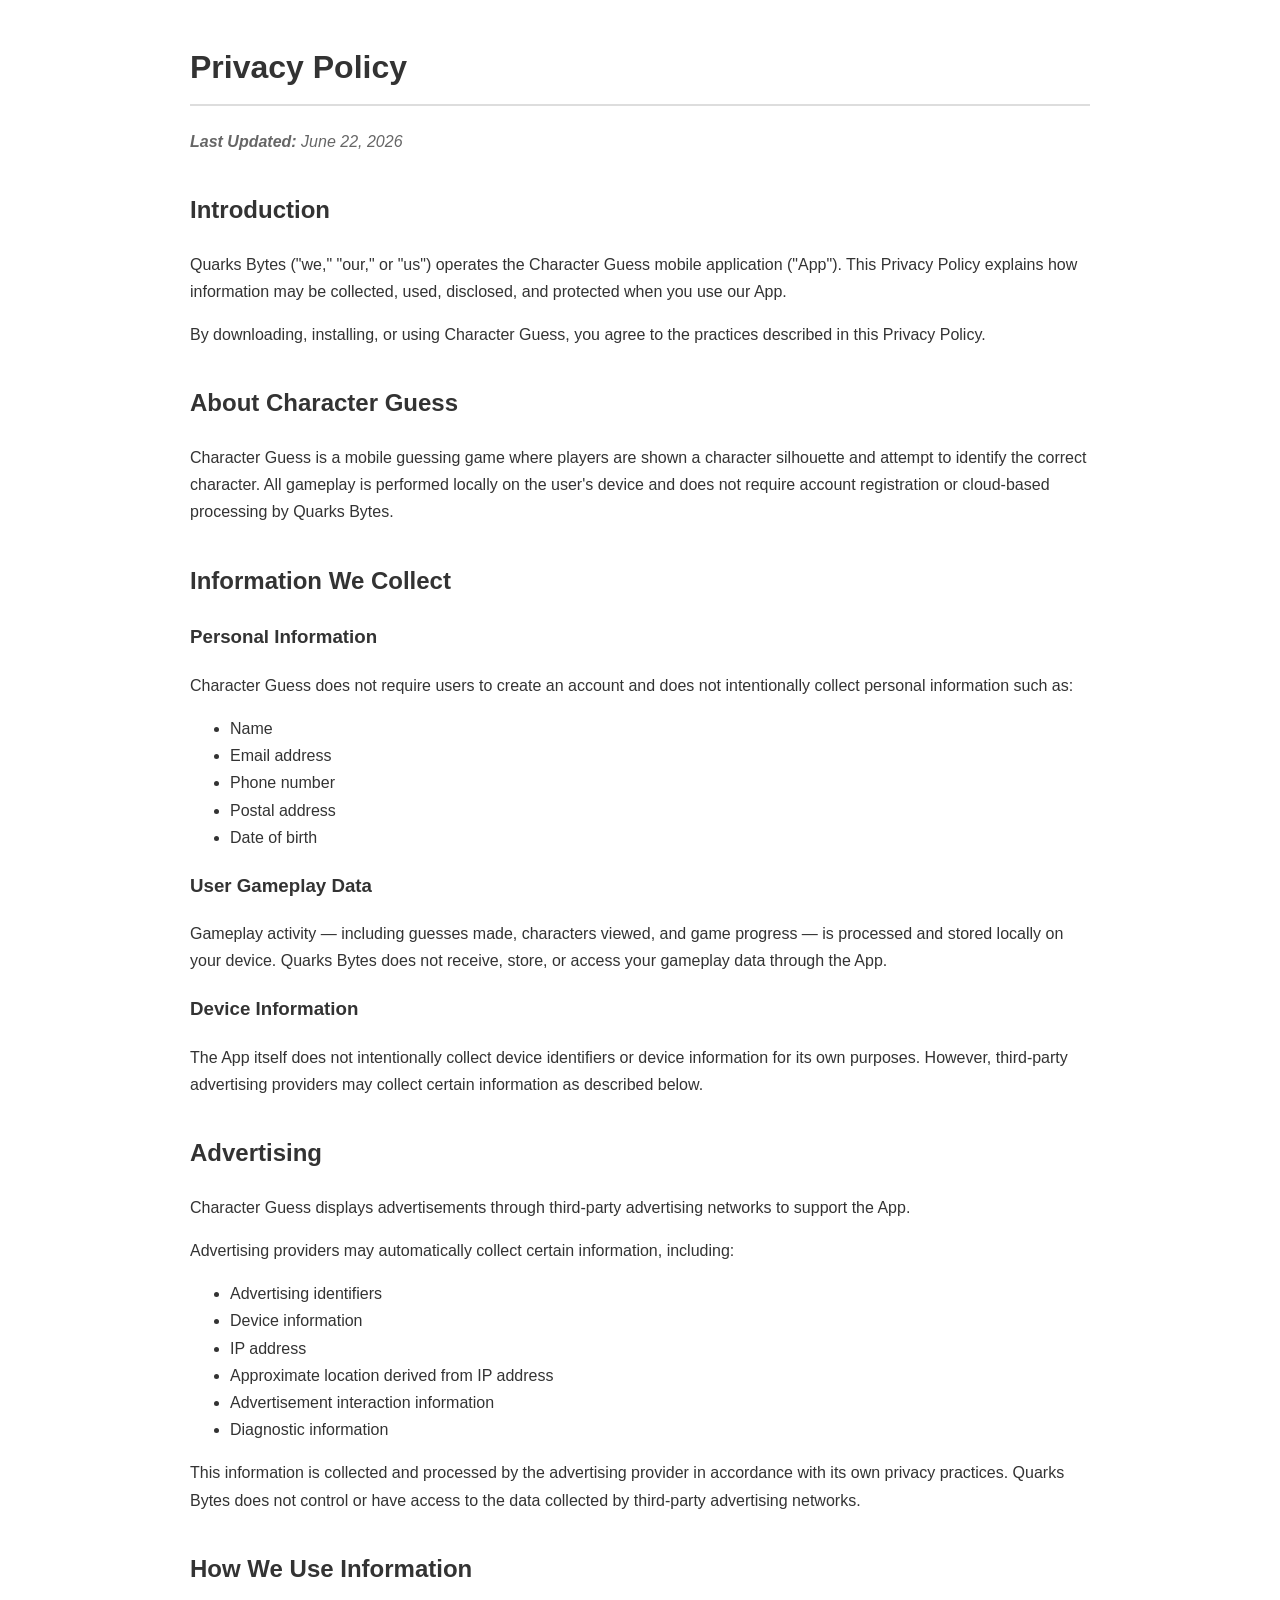
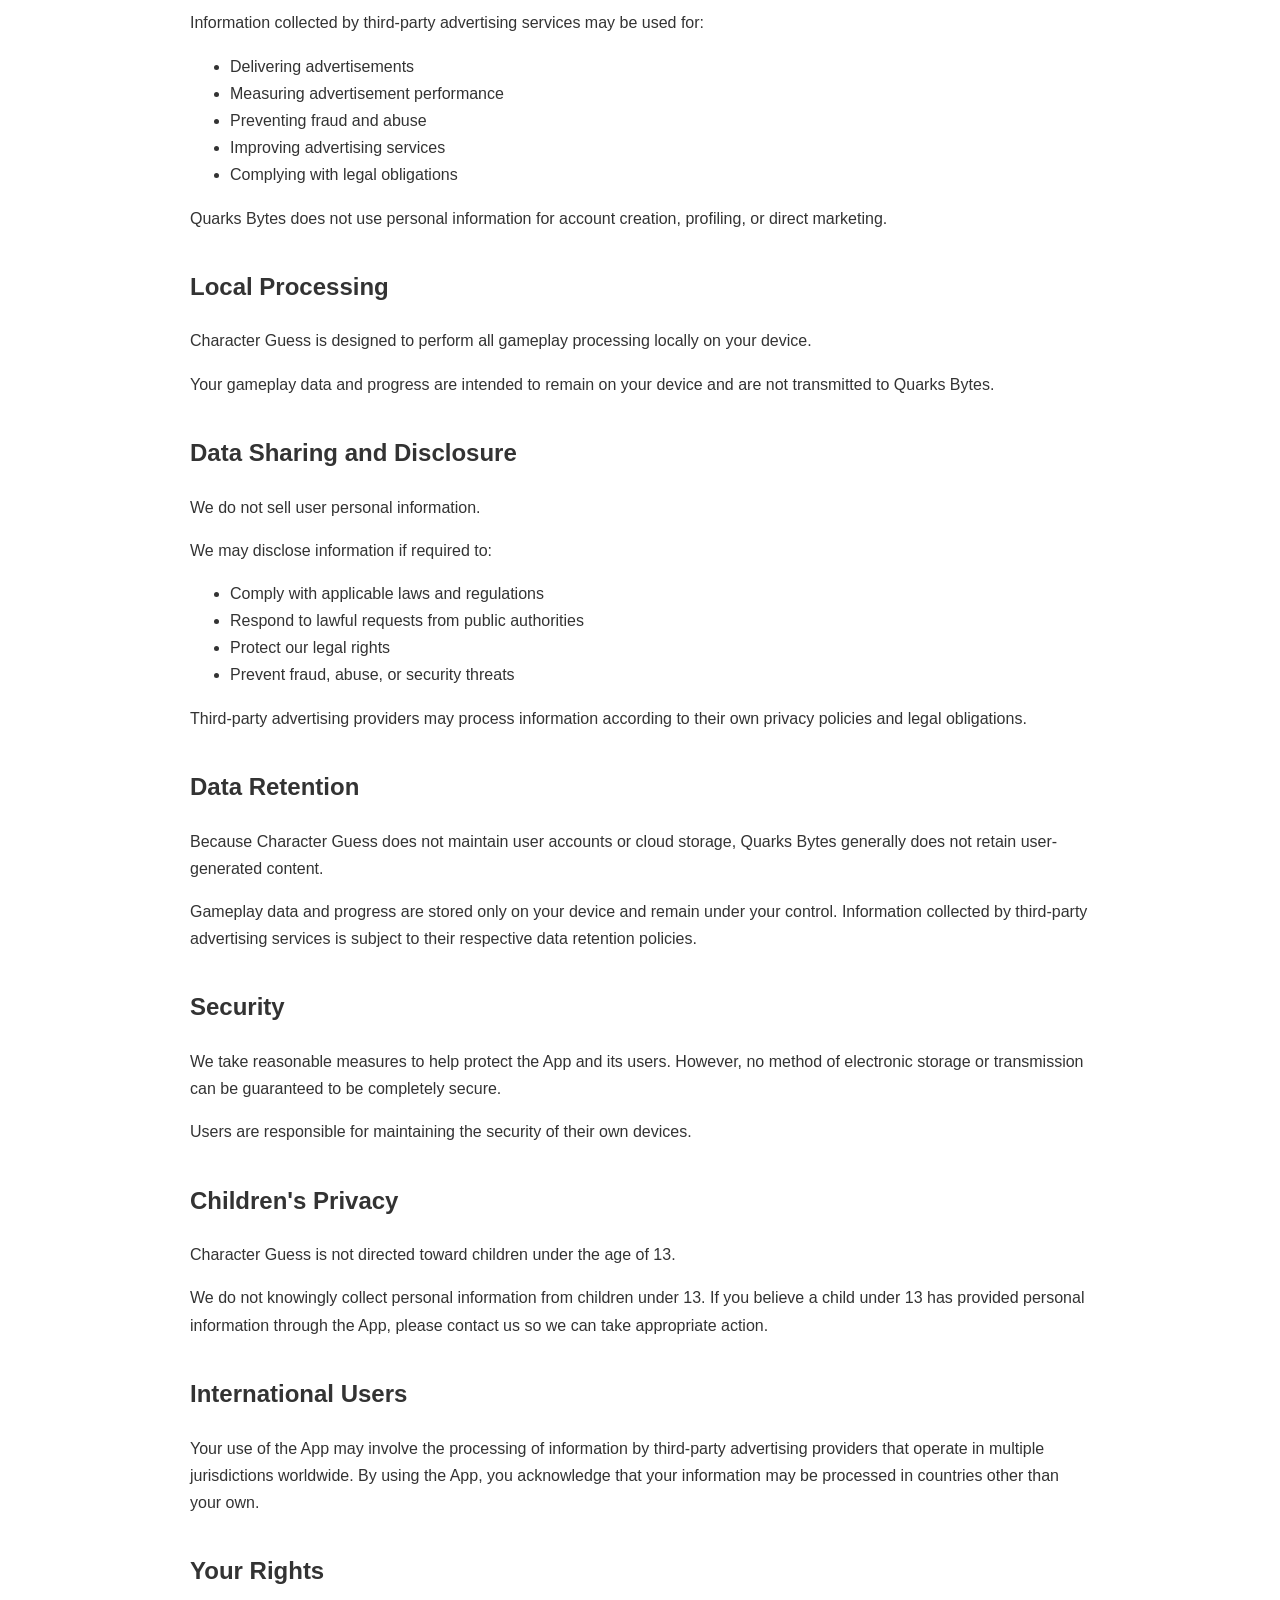
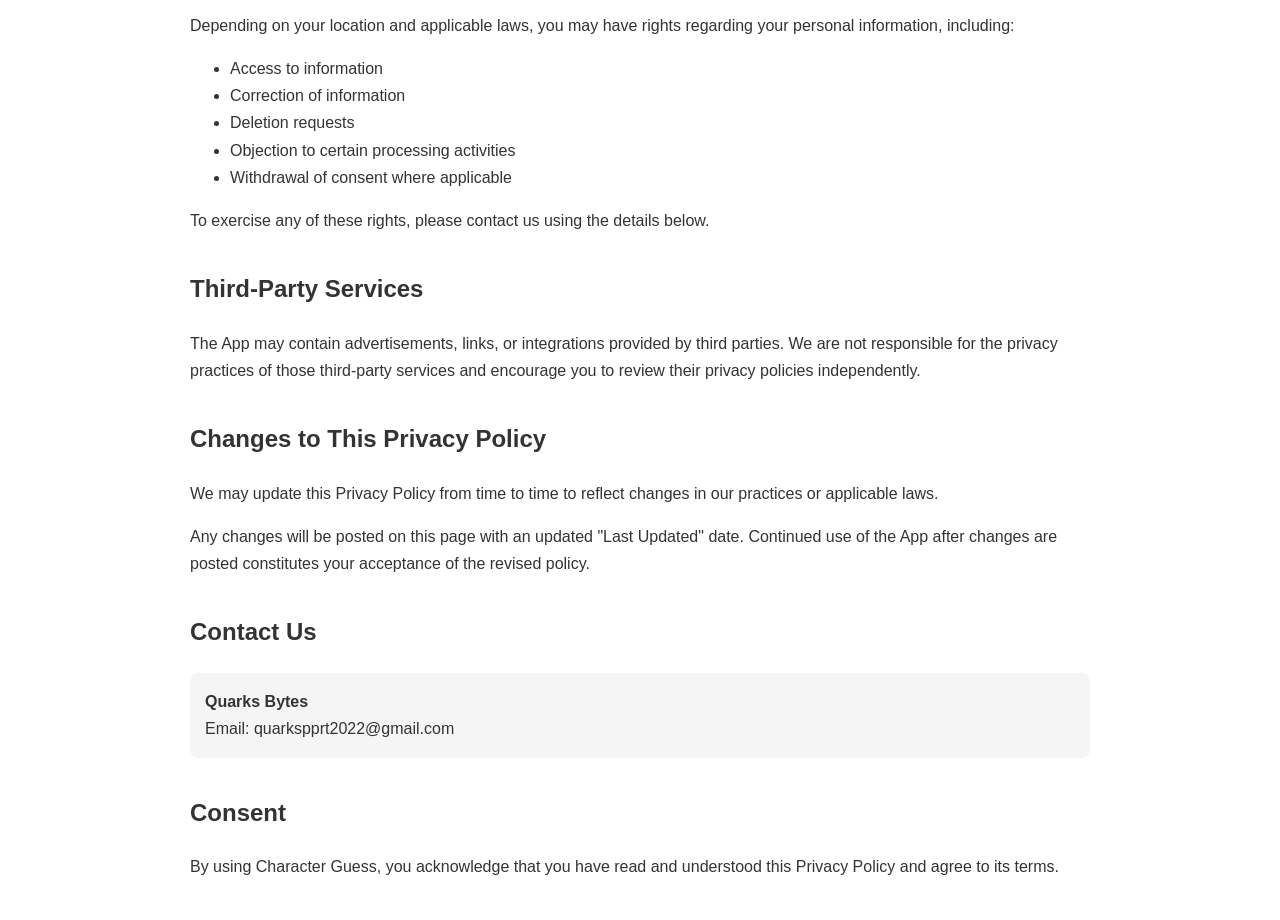
<file: guess_it_privacy_policy.html>
<!DOCTYPE html>
<html lang="en">
<head>
    <meta charset="UTF-8">
    <meta name="viewport" content="width=device-width, initial-scale=1.0">
    <title>Character Guess - Privacy Policy</title>
    <style>
        body {
            font-family: Arial, Helvetica, sans-serif;
            line-height: 1.7;
            max-width: 900px;
            margin: 40px auto;
            padding: 0 20px;
            color: #333;
        }

        h1 {
            border-bottom: 2px solid #ddd;
            padding-bottom: 10px;
        }

        h2 {
            margin-top: 35px;
        }

        .updated {
            color: #666;
            font-style: italic;
        }

        .contact {
            background: #f5f5f5;
            padding: 15px;
            border-radius: 8px;
        }
    </style>
</head>
<body>

    <h1>Privacy Policy</h1>

    <p class="updated"><strong>Last Updated:</strong> June 22, 2026</p>

    <h2>Introduction</h2>
    <p>
        Quarks Bytes ("we," "our," or "us") operates the Character Guess mobile application
        ("App"). This Privacy Policy explains how information may be collected, used,
        disclosed, and protected when you use our App.
    </p>

    <p>
        By downloading, installing, or using Character Guess, you agree to the practices
        described in this Privacy Policy.
    </p>

    <h2>About Character Guess</h2>
    <p>
        Character Guess is a mobile guessing game where players are shown a character
        silhouette and attempt to identify the correct character. All gameplay is performed
        locally on the user's device and does not require account registration or
        cloud-based processing by Quarks Bytes.
    </p>

    <h2>Information We Collect</h2>

    <h3>Personal Information</h3>
    <p>
        Character Guess does not require users to create an account and does not
        intentionally collect personal information such as:
    </p>

    <ul>
        <li>Name</li>
        <li>Email address</li>
        <li>Phone number</li>
        <li>Postal address</li>
        <li>Date of birth</li>
    </ul>

    <h3>User Gameplay Data</h3>
    <p>
        Gameplay activity — including guesses made, characters viewed, and game progress —
        is processed and stored locally on your device. Quarks Bytes does not receive,
        store, or access your gameplay data through the App.
    </p>

    <h3>Device Information</h3>
    <p>
        The App itself does not intentionally collect device identifiers or device
        information for its own purposes. However, third-party advertising providers may
        collect certain information as described below.
    </p>

    <h2>Advertising</h2>
    <p>
        Character Guess displays advertisements through third-party advertising networks
        to support the App.
    </p>

    <p>
        Advertising providers may automatically collect certain information, including:
    </p>

    <ul>
        <li>Advertising identifiers</li>
        <li>Device information</li>
        <li>IP address</li>
        <li>Approximate location derived from IP address</li>
        <li>Advertisement interaction information</li>
        <li>Diagnostic information</li>
    </ul>

    <p>
        This information is collected and processed by the advertising provider in
        accordance with its own privacy practices. Quarks Bytes does not control or
        have access to the data collected by third-party advertising networks.
    </p>

    <h2>How We Use Information</h2>
    <p>
        Information collected by third-party advertising services may be used for:
    </p>

    <ul>
        <li>Delivering advertisements</li>
        <li>Measuring advertisement performance</li>
        <li>Preventing fraud and abuse</li>
        <li>Improving advertising services</li>
        <li>Complying with legal obligations</li>
    </ul>

    <p>
        Quarks Bytes does not use personal information for account creation, profiling,
        or direct marketing.
    </p>

    <h2>Local Processing</h2>
    <p>
        Character Guess is designed to perform all gameplay processing locally on your
        device.
    </p>

    <p>
        Your gameplay data and progress are intended to remain on your device and are not
        transmitted to Quarks Bytes.
    </p>

    <h2>Data Sharing and Disclosure</h2>
    <p>
        We do not sell user personal information.
    </p>

    <p>
        We may disclose information if required to:
    </p>

    <ul>
        <li>Comply with applicable laws and regulations</li>
        <li>Respond to lawful requests from public authorities</li>
        <li>Protect our legal rights</li>
        <li>Prevent fraud, abuse, or security threats</li>
    </ul>

    <p>
        Third-party advertising providers may process information according to their own
        privacy policies and legal obligations.
    </p>

    <h2>Data Retention</h2>
    <p>
        Because Character Guess does not maintain user accounts or cloud storage,
        Quarks Bytes generally does not retain user-generated content.
    </p>

    <p>
        Gameplay data and progress are stored only on your device and remain under your
        control. Information collected by third-party advertising services is subject to
        their respective data retention policies.
    </p>

    <h2>Security</h2>
    <p>
        We take reasonable measures to help protect the App and its users. However, no
        method of electronic storage or transmission can be guaranteed to be completely
        secure.
    </p>

    <p>
        Users are responsible for maintaining the security of their own devices.
    </p>

    <h2>Children's Privacy</h2>
    <p>
        Character Guess is not directed toward children under the age of 13.
    </p>

    <p>
        We do not knowingly collect personal information from children under 13. If you
        believe a child under 13 has provided personal information through the App,
        please contact us so we can take appropriate action.
    </p>

    <h2>International Users</h2>
    <p>
        Your use of the App may involve the processing of information by third-party
        advertising providers that operate in multiple jurisdictions worldwide. By using
        the App, you acknowledge that your information may be processed in countries
        other than your own.
    </p>

    <h2>Your Rights</h2>
    <p>
        Depending on your location and applicable laws, you may have rights regarding
        your personal information, including:
    </p>

    <ul>
        <li>Access to information</li>
        <li>Correction of information</li>
        <li>Deletion requests</li>
        <li>Objection to certain processing activities</li>
        <li>Withdrawal of consent where applicable</li>
    </ul>

    <p>
        To exercise any of these rights, please contact us using the details below.
    </p>

    <h2>Third-Party Services</h2>
    <p>
        The App may contain advertisements, links, or integrations provided by third
        parties. We are not responsible for the privacy practices of those third-party
        services and encourage you to review their privacy policies independently.
    </p>

    <h2>Changes to This Privacy Policy</h2>
    <p>
        We may update this Privacy Policy from time to time to reflect changes in our
        practices or applicable laws.
    </p>

    <p>
        Any changes will be posted on this page with an updated "Last Updated" date.
        Continued use of the App after changes are posted constitutes your acceptance
        of the revised policy.
    </p>

    <h2>Contact Us</h2>

    <div class="contact">
        <strong>Quarks Bytes</strong><br>
        Email: quarkspprt2022@gmail.com
    </div>

    <h2>Consent</h2>
    <p>
        By using Character Guess, you acknowledge that you have read and understood
        this Privacy Policy and agree to its terms.
    </p>

</body>
</html>
</file>
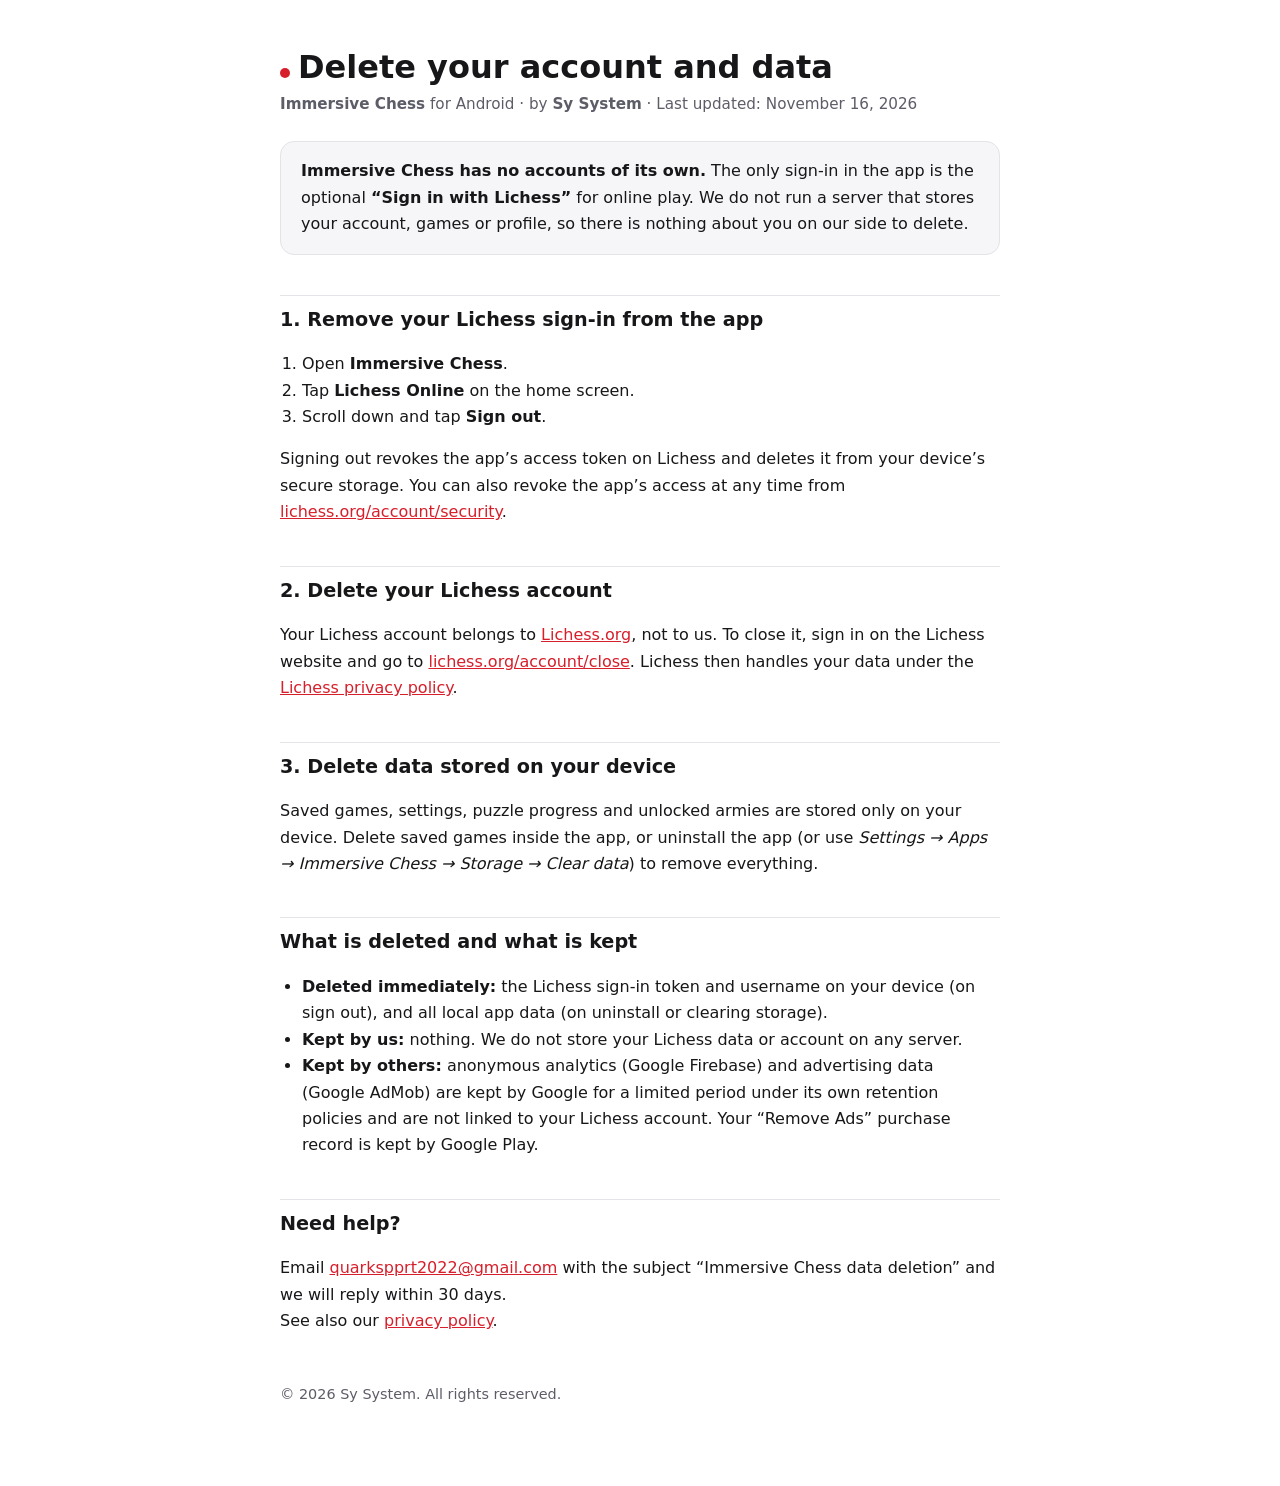
<file: immersive_chess_delete_account.html>
<!DOCTYPE html>
<html lang="en">
<head>
<meta charset="utf-8">
<meta name="viewport" content="width=device-width, initial-scale=1">
<title>Delete Account &amp; Data – Immersive Chess</title>
<meta name="description" content="How to delete your account and data for Immersive Chess, by Sy System.">
<style>
  :root{
    --bg:#ffffff; --fg:#17171a; --muted:#5d5d68; --line:#e3e3e8; --accent:#d71f2b; --card:#f6f6f8;
  }
  @media (prefers-color-scheme:dark){
    :root{ --bg:#0b0b0d; --fg:#f1f1f3; --muted:#a2a2ad; --line:#26262c; --accent:#ff4753; --card:#141418; }
  }
  *{box-sizing:border-box}
  body{margin:0;background:var(--bg);color:var(--fg);
       font:16px/1.65 system-ui,-apple-system,"Segoe UI",Roboto,Helvetica,Arial,sans-serif}
  main{max-width:760px;margin:0 auto;padding:48px 20px 80px}
  h1{font-size:2rem;line-height:1.2;margin:0 0 6px}
  h2{font-size:1.2rem;margin:40px 0 8px;padding-top:8px;border-top:1px solid var(--line)}
  .meta{color:var(--muted);margin:0 0 24px;font-size:.95rem}
  .dot{display:inline-block;width:10px;height:10px;border-radius:50%;background:var(--accent);margin-right:8px}
  .summary{background:var(--card);border:1px solid var(--line);border-radius:14px;padding:16px 20px;margin:24px 0}
  ol,ul{padding-left:22px}
  a{color:var(--accent)}
  footer{margin-top:48px;color:var(--muted);font-size:.9rem}
</style>
</head>
<body>
<main>

<h1><span class="dot"></span>Delete your account and data</h1>
<p class="meta"><strong>Immersive Chess</strong> for Android &middot; by <strong>Sy System</strong> &middot; Last updated: November 16, 2026</p>

<div class="summary">
  <strong>Immersive Chess has no accounts of its own.</strong>
  The only sign-in in the app is the optional <strong>“Sign in with Lichess”</strong> for online play. We do not run a
  server that stores your account, games or profile, so there is nothing about you on our side to delete.
</div>

<h2 id="app">1. Remove your Lichess sign-in from the app</h2>
<ol>
  <li>Open <strong>Immersive Chess</strong>.</li>
  <li>Tap <strong>Lichess Online</strong> on the home screen.</li>
  <li>Scroll down and tap <strong>Sign out</strong>.</li>
</ol>
<p>Signing out revokes the app’s access token on Lichess and deletes it from your device’s secure storage.
You can also revoke the app’s access at any time from
<a href="https://lichess.org/account/security" rel="noopener">lichess.org/account/security</a>.</p>

<h2 id="lichess">2. Delete your Lichess account</h2>
<p>Your Lichess account belongs to <a href="https://lichess.org" rel="noopener">Lichess.org</a>, not to us. To close it,
sign in on the Lichess website and go to
<a href="https://lichess.org/account/close" rel="noopener">lichess.org/account/close</a>.
Lichess then handles your data under the <a href="https://lichess.org/privacy" rel="noopener">Lichess privacy policy</a>.</p>

<h2 id="device">3. Delete data stored on your device</h2>
<p>Saved games, settings, puzzle progress and unlocked armies are stored only on your device. Delete saved games
inside the app, or uninstall the app (or use <em>Settings → Apps → Immersive Chess → Storage → Clear data</em>) to remove everything.</p>

<h2 id="what">What is deleted and what is kept</h2>
<ul>
  <li><strong>Deleted immediately:</strong> the Lichess sign-in token and username on your device (on sign out), and all local app data (on uninstall or clearing storage).</li>
  <li><strong>Kept by us:</strong> nothing. We do not store your Lichess data or account on any server.</li>
  <li><strong>Kept by others:</strong> anonymous analytics (Google Firebase) and advertising data (Google AdMob) are kept by Google for a limited period under its own retention policies and are not linked to your Lichess account. Your “Remove Ads” purchase record is kept by Google Play.</li>
</ul>

<h2 id="contact">Need help?</h2>
<p>Email <a href="mailto:quarkspprt2022@gmail.com?subject=Immersive%20Chess%20data%20deletion">quarkspprt2022@gmail.com</a>
with the subject “Immersive Chess data deletion” and we will reply within 30 days.<br>
See also our <a href="https://quarksbytes.github.io/immersive_chess_privacy_policy.html">privacy policy</a>.</p>

<footer>&copy; 2026 Sy System. All rights reserved.</footer>
</main>
</body>
</html>
</file>
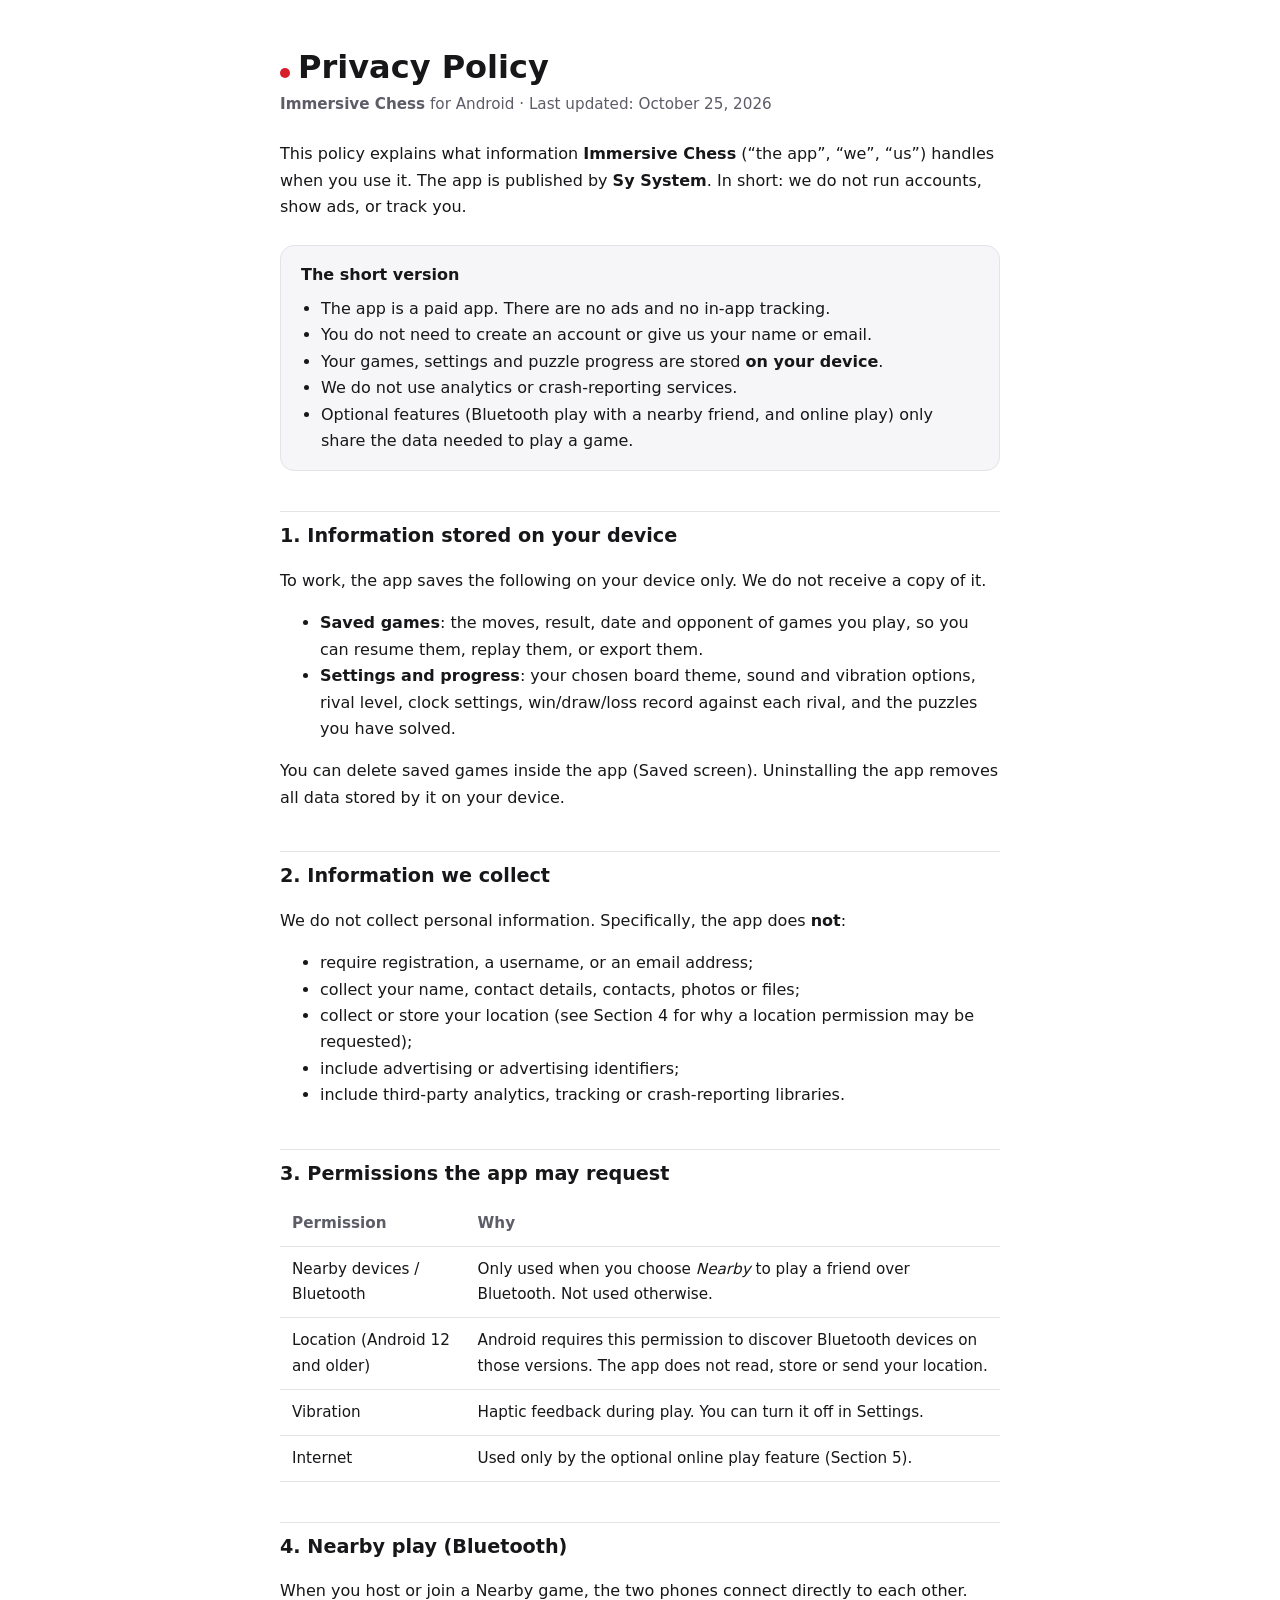
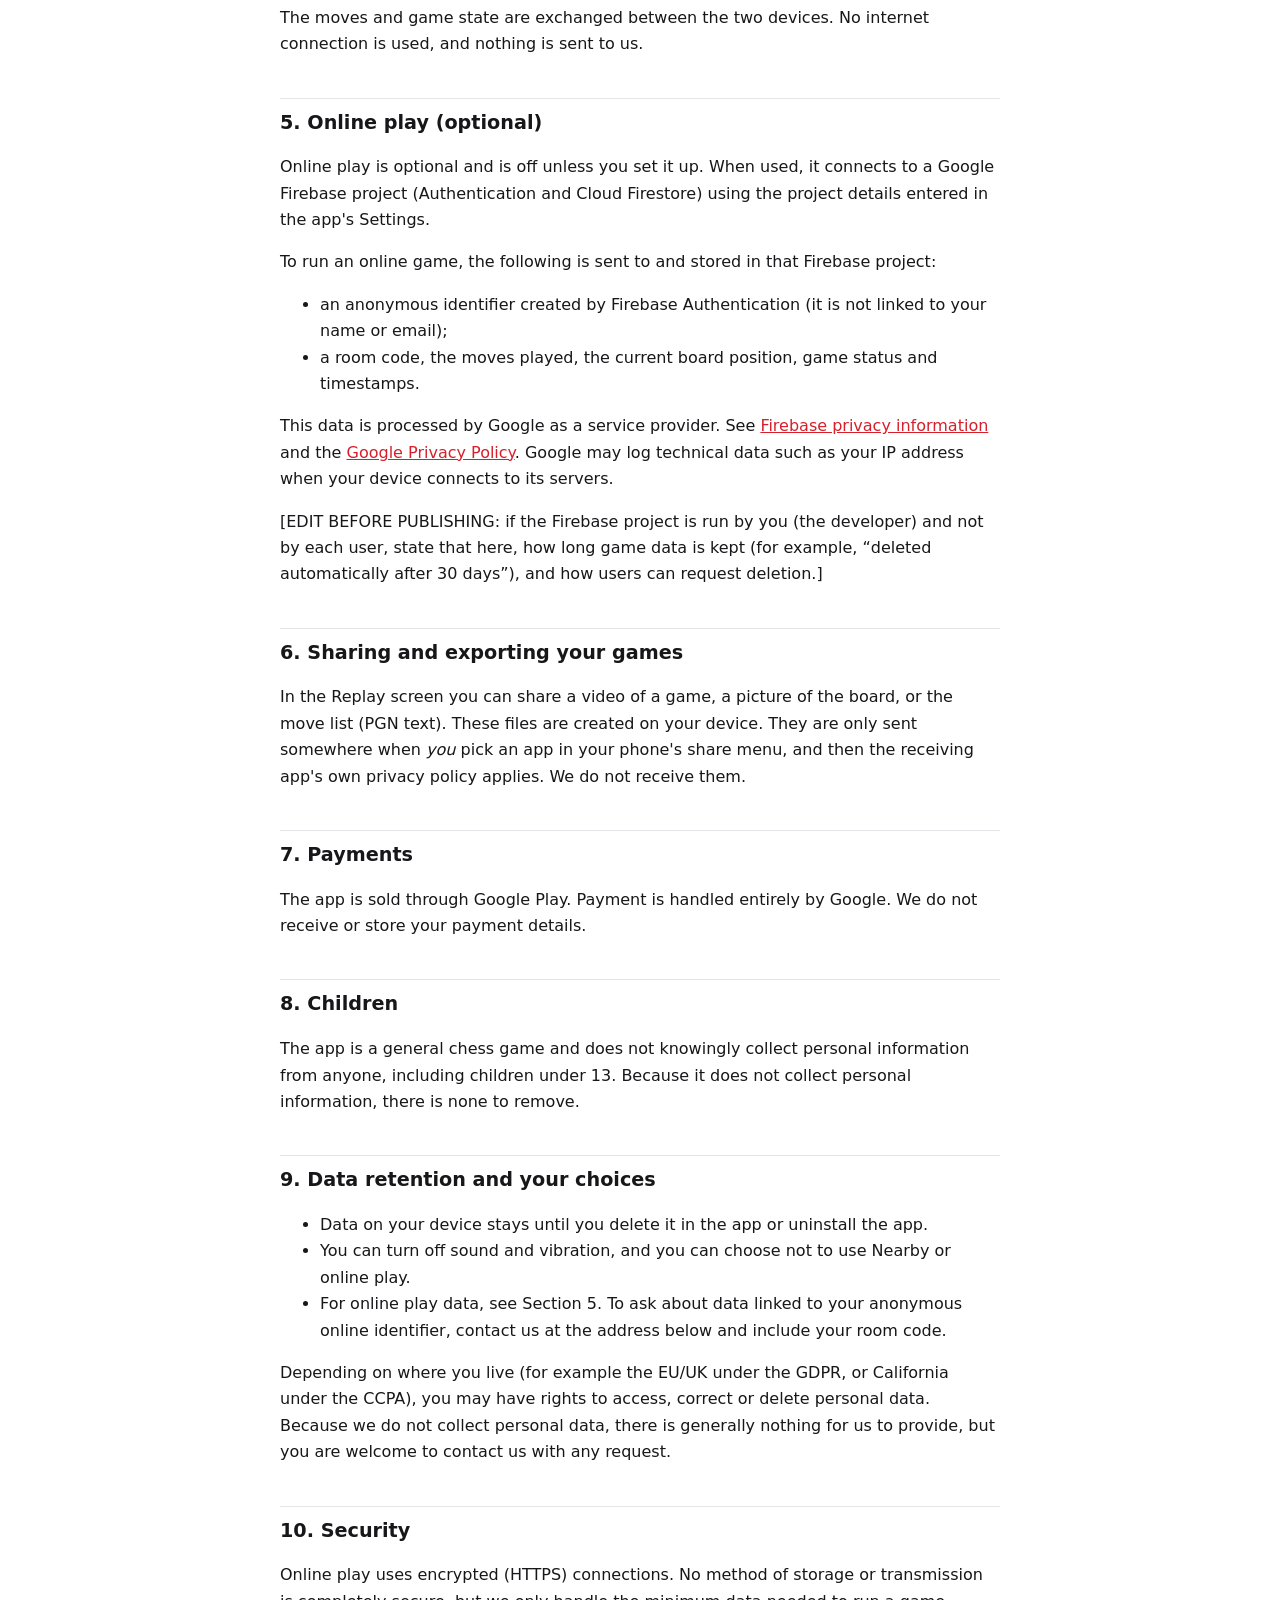
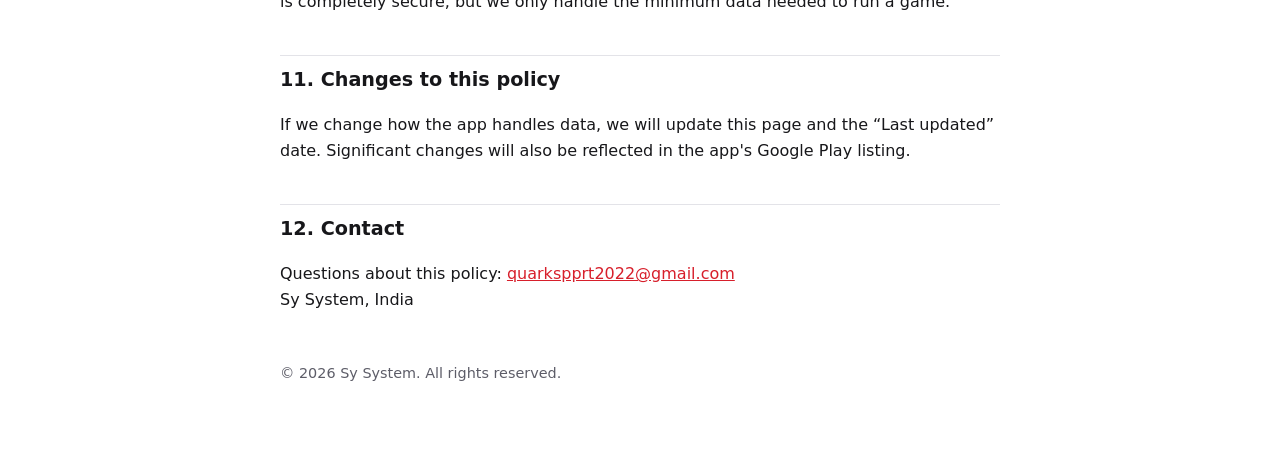
<file: immersive_chess_privacy_policy.html>
<!DOCTYPE html>
<html lang="en">
<head>
<meta charset="utf-8">
<meta name="viewport" content="width=device-width, initial-scale=1">
<title>Privacy Policy – Immersive Chess</title>
<meta name="description" content="Privacy policy for Immersive Chess, a paid chess app for Android.">
<style>
  :root{
    --bg:#ffffff; --fg:#17171a; --muted:#5d5d68; --line:#e3e3e8; --accent:#d71f2b; --card:#f6f6f8;
  }
  @media (prefers-color-scheme:dark){
    :root{ --bg:#0b0b0d; --fg:#f1f1f3; --muted:#a2a2ad; --line:#26262c; --accent:#ff4753; --card:#141418; }
  }
  *{box-sizing:border-box}
  html{scroll-behavior:smooth}
  body{margin:0;background:var(--bg);color:var(--fg);
       font:16px/1.65 system-ui,-apple-system,"Segoe UI",Roboto,Helvetica,Arial,sans-serif}
  main{max-width:760px;margin:0 auto;padding:48px 20px 80px}
  h1{font-size:2rem;line-height:1.2;margin:0 0 6px}
  h2{font-size:1.2rem;margin:40px 0 8px;padding-top:8px;border-top:1px solid var(--line)}
  h3{font-size:1rem;margin:22px 0 4px}
  p,li{color:var(--fg)}
  .meta{color:var(--muted);margin:0 0 24px;font-size:.95rem}
  .dot{display:inline-block;width:10px;height:10px;border-radius:50%;background:var(--accent);margin-right:8px}
  .summary{background:var(--card);border:1px solid var(--line);border-radius:14px;padding:16px 20px;margin:24px 0}
  .summary ul{margin:8px 0 0;padding-left:20px}
  a{color:var(--accent)}
  table{width:100%;border-collapse:collapse;margin:12px 0;font-size:.95rem;display:block;overflow-x:auto}
  th,td{text-align:left;padding:10px 12px;border-bottom:1px solid var(--line);vertical-align:top}
  th{color:var(--muted);font-weight:600}
  footer{margin-top:48px;color:var(--muted);font-size:.9rem}
</style>
</head>
<body>
<main>

<h1><span class="dot"></span>Privacy Policy</h1>
<p class="meta"><strong>Immersive Chess</strong> for Android &middot; Last updated: October 25, 2026</p>

<p>This policy explains what information <strong>Immersive Chess</strong> (“the app”, “we”, “us”) handles when you use it.
The app is published by <strong>Sy System</strong>. In short: we do not run accounts, show ads, or track you.</p>

<div class="summary">
  <strong>The short version</strong>
  <ul>
    <li>The app is a paid app. There are no ads and no in-app tracking.</li>
    <li>You do not need to create an account or give us your name or email.</li>
    <li>Your games, settings and puzzle progress are stored <strong>on your device</strong>.</li>
    <li>We do not use analytics or crash-reporting services.</li>
    <li>Optional features (Bluetooth play with a nearby friend, and online play) only share the data needed to play a game.</li>
  </ul>
</div>

<h2 id="stored">1. Information stored on your device</h2>
<p>To work, the app saves the following on your device only. We do not receive a copy of it.</p>
<ul>
  <li><strong>Saved games</strong>: the moves, result, date and opponent of games you play, so you can resume them, replay them, or export them.</li>
  <li><strong>Settings and progress</strong>: your chosen board theme, sound and vibration options, rival level, clock settings, win/draw/loss record against each rival, and the puzzles you have solved.</li>
</ul>
<p>You can delete saved games inside the app (Saved screen). Uninstalling the app removes all data stored by it on your device.</p>

<h2 id="collect">2. Information we collect</h2>
<p>We do not collect personal information. Specifically, the app does <strong>not</strong>:</p>
<ul>
  <li>require registration, a username, or an email address;</li>
  <li>collect your name, contact details, contacts, photos or files;</li>
  <li>collect or store your location (see Section 4 for why a location permission may be requested);</li>
  <li>include advertising or advertising identifiers;</li>
  <li>include third-party analytics, tracking or crash-reporting libraries.</li>
</ul>

<h2 id="permissions">3. Permissions the app may request</h2>
<table>
  <tr><th>Permission</th><th>Why</th></tr>
  <tr><td>Nearby devices / Bluetooth</td><td>Only used when you choose <em>Nearby</em> to play a friend over Bluetooth. Not used otherwise.</td></tr>
  <tr><td>Location (Android 12 and older)</td><td>Android requires this permission to discover Bluetooth devices on those versions. The app does not read, store or send your location.</td></tr>
  <tr><td>Vibration</td><td>Haptic feedback during play. You can turn it off in Settings.</td></tr>
  <tr><td>Internet</td><td>Used only by the optional online play feature (Section 5).</td></tr>
</table>

<h2 id="nearby">4. Nearby play (Bluetooth)</h2>
<p>When you host or join a Nearby game, the two phones connect directly to each other. The moves and game state are exchanged between the two devices. No internet connection is used, and nothing is sent to us.</p>

<h2 id="online">5. Online play (optional)</h2>
<p>Online play is optional and is off unless you set it up. When used, it connects to a Google Firebase project (Authentication and Cloud Firestore) using the project details entered in the app's Settings.</p>
<p>To run an online game, the following is sent to and stored in that Firebase project:</p>
<ul>
  <li>an anonymous identifier created by Firebase Authentication (it is not linked to your name or email);</li>
  <li>a room code, the moves played, the current board position, game status and timestamps.</li>
</ul>
<p>This data is processed by Google as a service provider. See <a href="https://firebase.google.com/support/privacy" rel="noopener">Firebase privacy information</a> and the <a href="https://policies.google.com/privacy" rel="noopener">Google Privacy Policy</a>. Google may log technical data such as your IP address when your device connects to its servers.</p>
<p>[EDIT BEFORE PUBLISHING: if the Firebase project is run by you (the developer) and not by each user, state that here, how long game data is kept (for example, “deleted automatically after 30 days”), and how users can request deletion.]</p>

<h2 id="sharing">6. Sharing and exporting your games</h2>
<p>In the Replay screen you can share a video of a game, a picture of the board, or the move list (PGN text). These files are created on your device. They are only sent somewhere when <em>you</em> pick an app in your phone's share menu, and then the receiving app's own privacy policy applies. We do not receive them.</p>

<h2 id="payments">7. Payments</h2>
<p>The app is sold through Google Play. Payment is handled entirely by Google. We do not receive or store your payment details.</p>

<h2 id="children">8. Children</h2>
<p>The app is a general chess game and does not knowingly collect personal information from anyone, including children under 13. Because it does not collect personal information, there is none to remove.</p>

<h2 id="retention">9. Data retention and your choices</h2>
<ul>
  <li>Data on your device stays until you delete it in the app or uninstall the app.</li>
  <li>You can turn off sound and vibration, and you can choose not to use Nearby or online play.</li>
  <li>For online play data, see Section 5. To ask about data linked to your anonymous online identifier, contact us at the address below and include your room code.</li>
</ul>
<p>Depending on where you live (for example the EU/UK under the GDPR, or California under the CCPA), you may have rights to access, correct or delete personal data. Because we do not collect personal data, there is generally nothing for us to provide, but you are welcome to contact us with any request.</p>

<h2 id="security">10. Security</h2>
<p>Online play uses encrypted (HTTPS) connections. No method of storage or transmission is completely secure, but we only handle the minimum data needed to run a game.</p>

<h2 id="changes">11. Changes to this policy</h2>
<p>If we change how the app handles data, we will update this page and the “Last updated” date. Significant changes will also be reflected in the app's Google Play listing.</p>

<h2 id="contact">12. Contact</h2>
<p>Questions about this policy: <a href="mailto:quarkspprt2022@gmail.com">quarkspprt2022@gmail.com</a><br>
Sy System, India</p>

<footer>&copy; 2026 Sy System. All rights reserved.</footer>
</main>
</body>
</html>
</file>
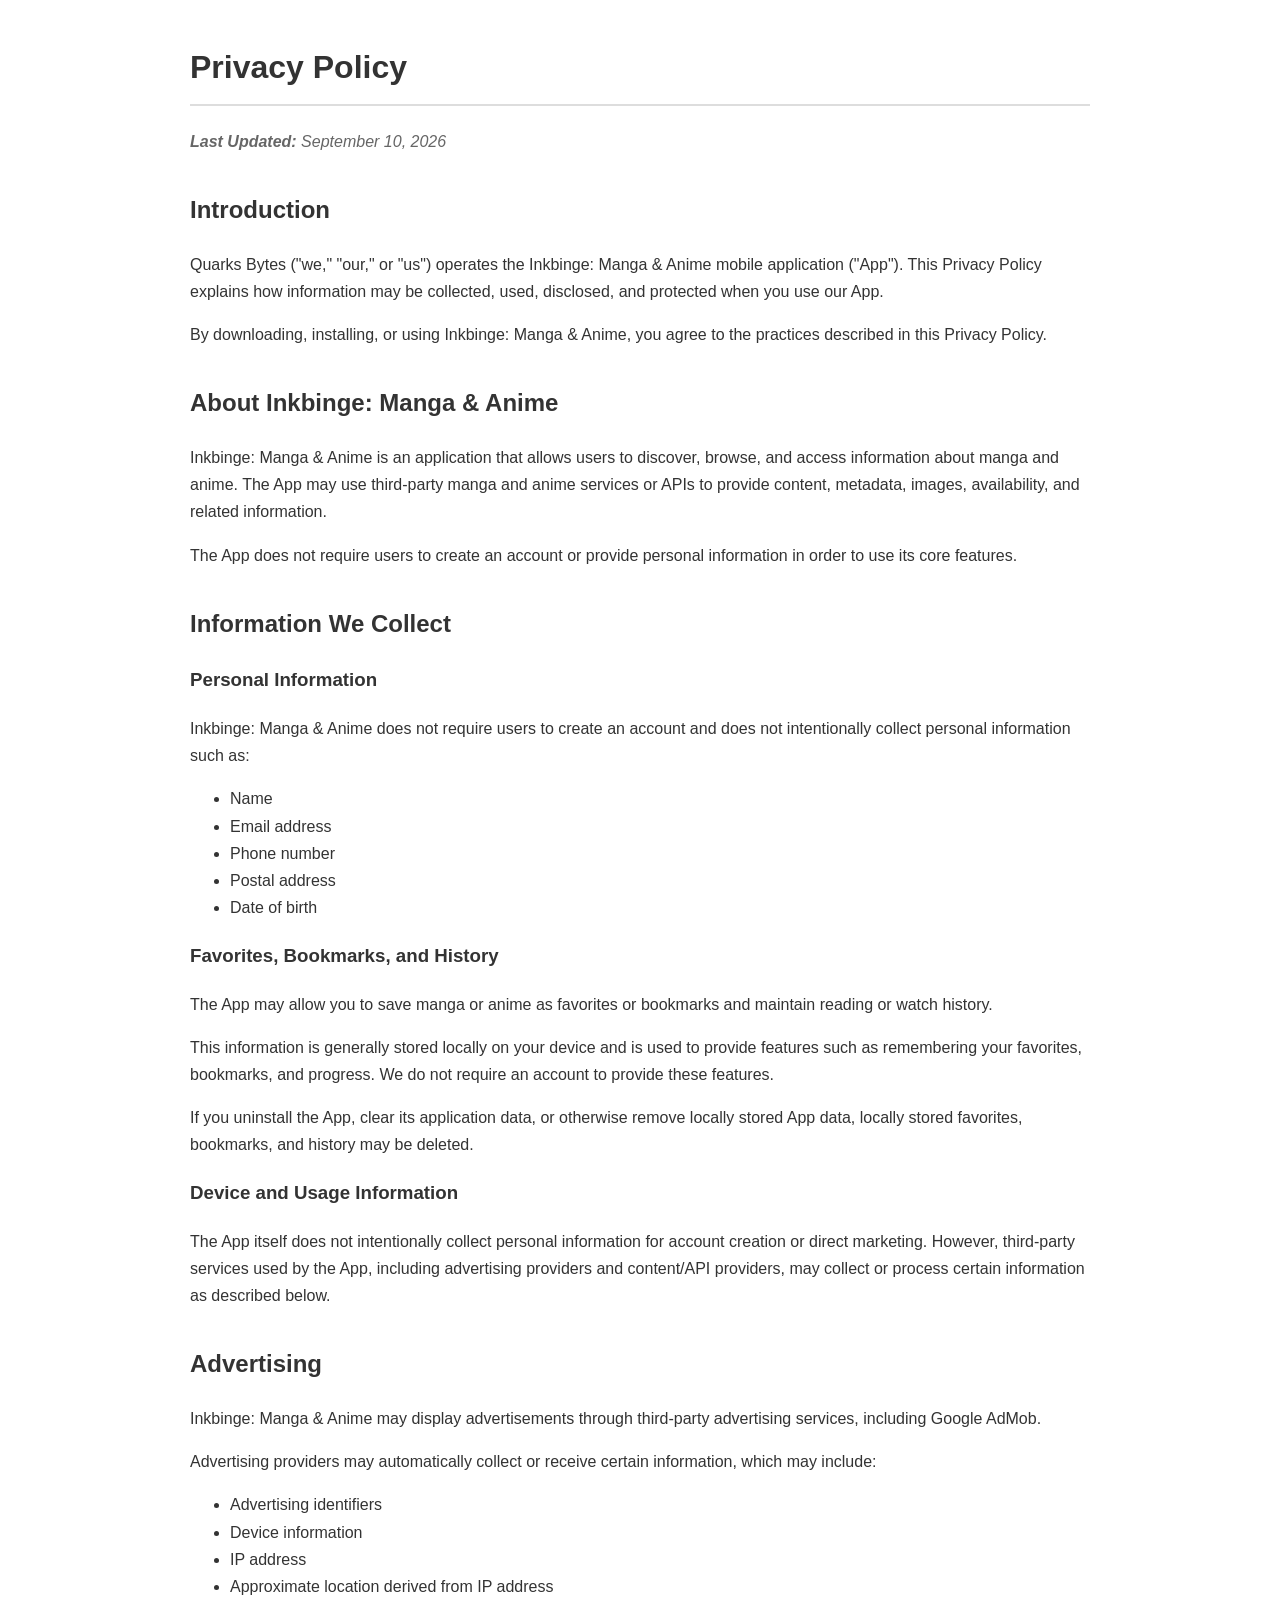
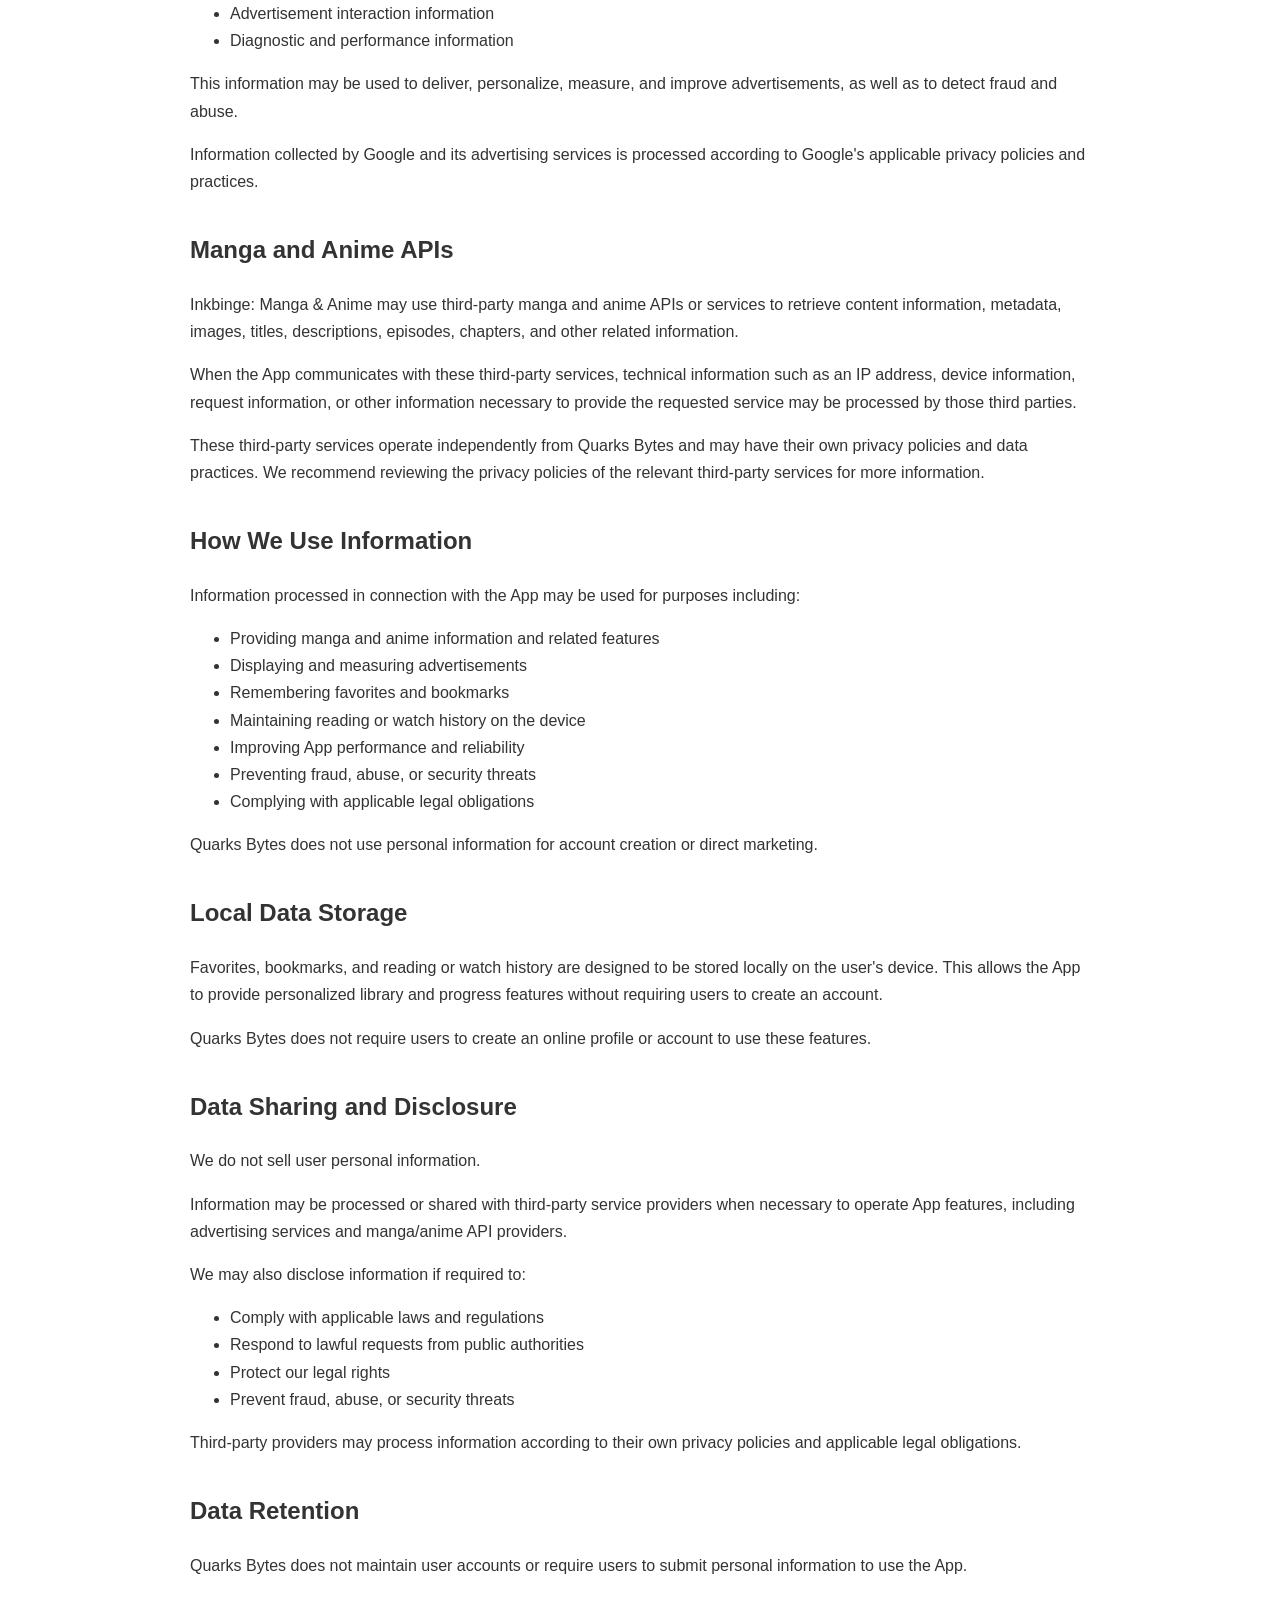
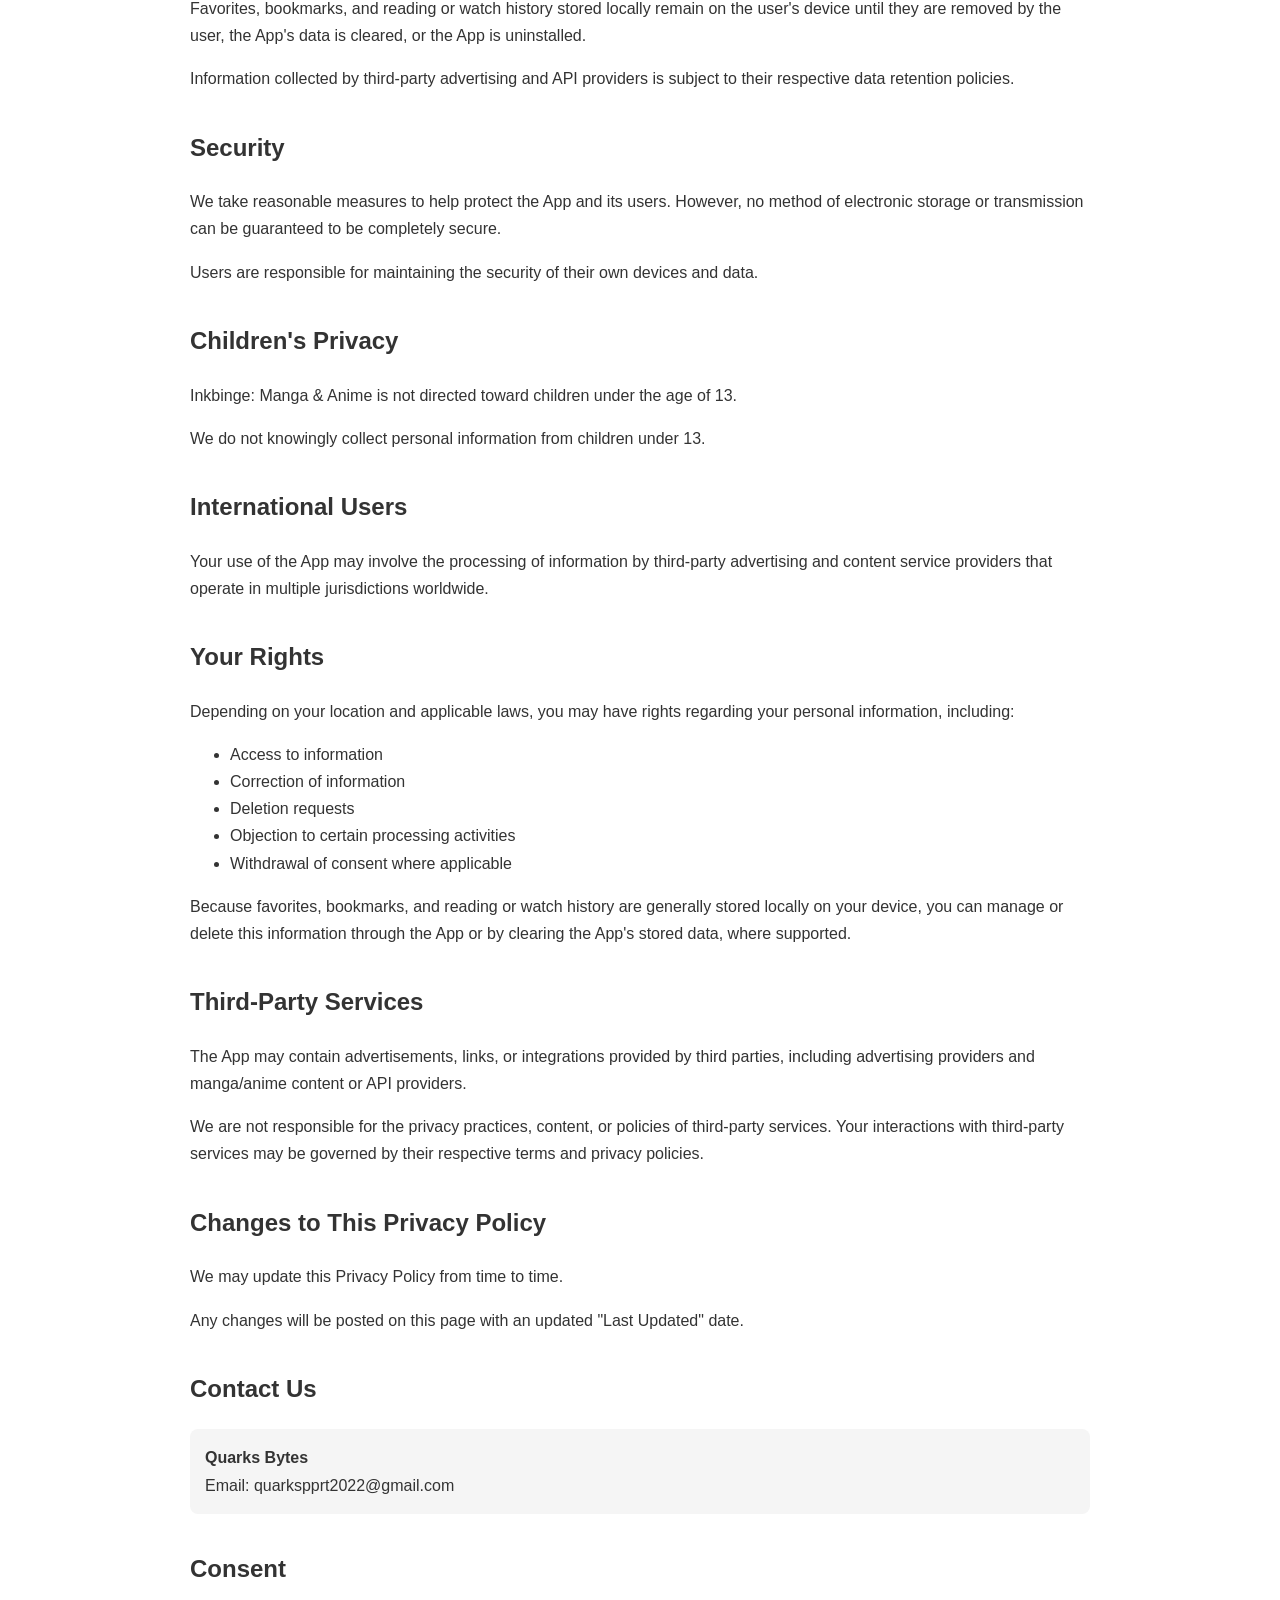
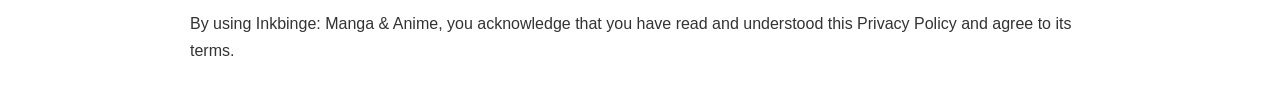
<file: Inkbinge_Manga_Anime_Privacy_Policy.html>
<!DOCTYPE html>
<html lang="en">
<head>
    <meta charset="UTF-8">
    <meta name="viewport" content="width=device-width, initial-scale=1.0">
    <title>Inkbinge: Manga & Anime - Privacy Policy</title>
    <style>
        body {
            font-family: Arial, Helvetica, sans-serif;
            line-height: 1.7;
            max-width: 900px;
            margin: 40px auto;
            padding: 0 20px;
            color: #333;
        }

        h1 {
            border-bottom: 2px solid #ddd;
            padding-bottom: 10px;
        }

        h2 {
            margin-top: 35px;
        }

        .updated {
            color: #666;
            font-style: italic;
        }

        .contact {
            background: #f5f5f5;
            padding: 15px;
            border-radius: 8px;
        }
    </style>
</head>
<body>

    <h1>Privacy Policy</h1>

    <p class="updated"><strong>Last Updated:</strong> September 10, 2026</p>

    <h2>Introduction</h2>

    <p>
        Quarks Bytes ("we," "our," or "us") operates the Inkbinge: Manga & Anime mobile
        application ("App"). This Privacy Policy explains how information may be
        collected, used, disclosed, and protected when you use our App.
    </p>

    <p>
        By downloading, installing, or using Inkbinge: Manga & Anime, you agree to the
        practices described in this Privacy Policy.
    </p>

    <h2>About Inkbinge: Manga & Anime</h2>

    <p>
        Inkbinge: Manga & Anime is an application that allows users to discover,
        browse, and access information about manga and anime. The App may use
        third-party manga and anime services or APIs to provide content, metadata,
        images, availability, and related information.
    </p>

    <p>
        The App does not require users to create an account or provide personal
        information in order to use its core features.
    </p>

    <h2>Information We Collect</h2>

    <h3>Personal Information</h3>

    <p>
        Inkbinge: Manga & Anime does not require users to create an account and does
        not intentionally collect personal information such as:
    </p>

    <ul>
        <li>Name</li>
        <li>Email address</li>
        <li>Phone number</li>
        <li>Postal address</li>
        <li>Date of birth</li>
    </ul>

    <h3>Favorites, Bookmarks, and History</h3>

    <p>
        The App may allow you to save manga or anime as favorites or bookmarks and
        maintain reading or watch history.
    </p>

    <p>
        This information is generally stored locally on your device and is used to
        provide features such as remembering your favorites, bookmarks, and progress.
        We do not require an account to provide these features.
    </p>

    <p>
        If you uninstall the App, clear its application data, or otherwise remove
        locally stored App data, locally stored favorites, bookmarks, and history may
        be deleted.
    </p>

    <h3>Device and Usage Information</h3>

    <p>
        The App itself does not intentionally collect personal information for account
        creation or direct marketing. However, third-party services used by the App,
        including advertising providers and content/API providers, may collect or
        process certain information as described below.
    </p>

    <h2>Advertising</h2>

    <p>
        Inkbinge: Manga & Anime may display advertisements through third-party
        advertising services, including Google AdMob.
    </p>

    <p>
        Advertising providers may automatically collect or receive certain information,
        which may include:
    </p>

    <ul>
        <li>Advertising identifiers</li>
        <li>Device information</li>
        <li>IP address</li>
        <li>Approximate location derived from IP address</li>
        <li>Advertisement interaction information</li>
        <li>Diagnostic and performance information</li>
    </ul>

    <p>
        This information may be used to deliver, personalize, measure, and improve
        advertisements, as well as to detect fraud and abuse.
    </p>

    <p>
        Information collected by Google and its advertising services is processed
        according to Google's applicable privacy policies and practices.
    </p>

    <h2>Manga and Anime APIs</h2>

    <p>
        Inkbinge: Manga & Anime may use third-party manga and anime APIs or services
        to retrieve content information, metadata, images, titles, descriptions,
        episodes, chapters, and other related information.
    </p>

    <p>
        When the App communicates with these third-party services, technical
        information such as an IP address, device information, request information,
        or other information necessary to provide the requested service may be
        processed by those third parties.
    </p>

    <p>
        These third-party services operate independently from Quarks Bytes and may
        have their own privacy policies and data practices. We recommend reviewing
        the privacy policies of the relevant third-party services for more information.
    </p>

    <h2>How We Use Information</h2>

    <p>
        Information processed in connection with the App may be used for purposes
        including:
    </p>

    <ul>
        <li>Providing manga and anime information and related features</li>
        <li>Displaying and measuring advertisements</li>
        <li>Remembering favorites and bookmarks</li>
        <li>Maintaining reading or watch history on the device</li>
        <li>Improving App performance and reliability</li>
        <li>Preventing fraud, abuse, or security threats</li>
        <li>Complying with applicable legal obligations</li>
    </ul>

    <p>
        Quarks Bytes does not use personal information for account creation or
        direct marketing.
    </p>

    <h2>Local Data Storage</h2>

    <p>
        Favorites, bookmarks, and reading or watch history are designed to be stored
        locally on the user's device. This allows the App to provide personalized
        library and progress features without requiring users to create an account.
    </p>

    <p>
        Quarks Bytes does not require users to create an online profile or account
        to use these features.
    </p>

    <h2>Data Sharing and Disclosure</h2>

    <p>
        We do not sell user personal information.
    </p>

    <p>
        Information may be processed or shared with third-party service providers
        when necessary to operate App features, including advertising services and
        manga/anime API providers.
    </p>

    <p>
        We may also disclose information if required to:
    </p>

    <ul>
        <li>Comply with applicable laws and regulations</li>
        <li>Respond to lawful requests from public authorities</li>
        <li>Protect our legal rights</li>
        <li>Prevent fraud, abuse, or security threats</li>
    </ul>

    <p>
        Third-party providers may process information according to their own privacy
        policies and applicable legal obligations.
    </p>

    <h2>Data Retention</h2>

    <p>
        Quarks Bytes does not maintain user accounts or require users to submit
        personal information to use the App.
    </p>

    <p>
        Favorites, bookmarks, and reading or watch history stored locally remain on
        the user's device until they are removed by the user, the App's data is
        cleared, or the App is uninstalled.
    </p>

    <p>
        Information collected by third-party advertising and API providers is subject
        to their respective data retention policies.
    </p>

    <h2>Security</h2>

    <p>
        We take reasonable measures to help protect the App and its users. However,
        no method of electronic storage or transmission can be guaranteed to be
        completely secure.
    </p>

    <p>
        Users are responsible for maintaining the security of their own devices
        and data.
    </p>

    <h2>Children's Privacy</h2>

    <p>
        Inkbinge: Manga & Anime is not directed toward children under the age of 13.
    </p>

    <p>
        We do not knowingly collect personal information from children under 13.
    </p>

    <h2>International Users</h2>

    <p>
        Your use of the App may involve the processing of information by third-party
        advertising and content service providers that operate in multiple
        jurisdictions worldwide.
    </p>

    <h2>Your Rights</h2>

    <p>
        Depending on your location and applicable laws, you may have rights regarding
        your personal information, including:
    </p>

    <ul>
        <li>Access to information</li>
        <li>Correction of information</li>
        <li>Deletion requests</li>
        <li>Objection to certain processing activities</li>
        <li>Withdrawal of consent where applicable</li>
    </ul>

    <p>
        Because favorites, bookmarks, and reading or watch history are generally
        stored locally on your device, you can manage or delete this information
        through the App or by clearing the App's stored data, where supported.
    </p>

    <h2>Third-Party Services</h2>

    <p>
        The App may contain advertisements, links, or integrations provided by
        third parties, including advertising providers and manga/anime content or
        API providers.
    </p>

    <p>
        We are not responsible for the privacy practices, content, or policies of
        third-party services. Your interactions with third-party services may be
        governed by their respective terms and privacy policies.
    </p>

    <h2>Changes to This Privacy Policy</h2>

    <p>
        We may update this Privacy Policy from time to time.
    </p>

    <p>
        Any changes will be posted on this page with an updated "Last Updated" date.
    </p>

    <h2>Contact Us</h2>

    <div class="contact">
        <strong>Quarks Bytes</strong><br>
        Email: quarkspprt2022@gmail.com
    </div>

    <h2>Consent</h2>

    <p>
        By using Inkbinge: Manga & Anime, you acknowledge that you have read and
        understood this Privacy Policy and agree to its terms.
    </p>

</body>
</html>
</file>
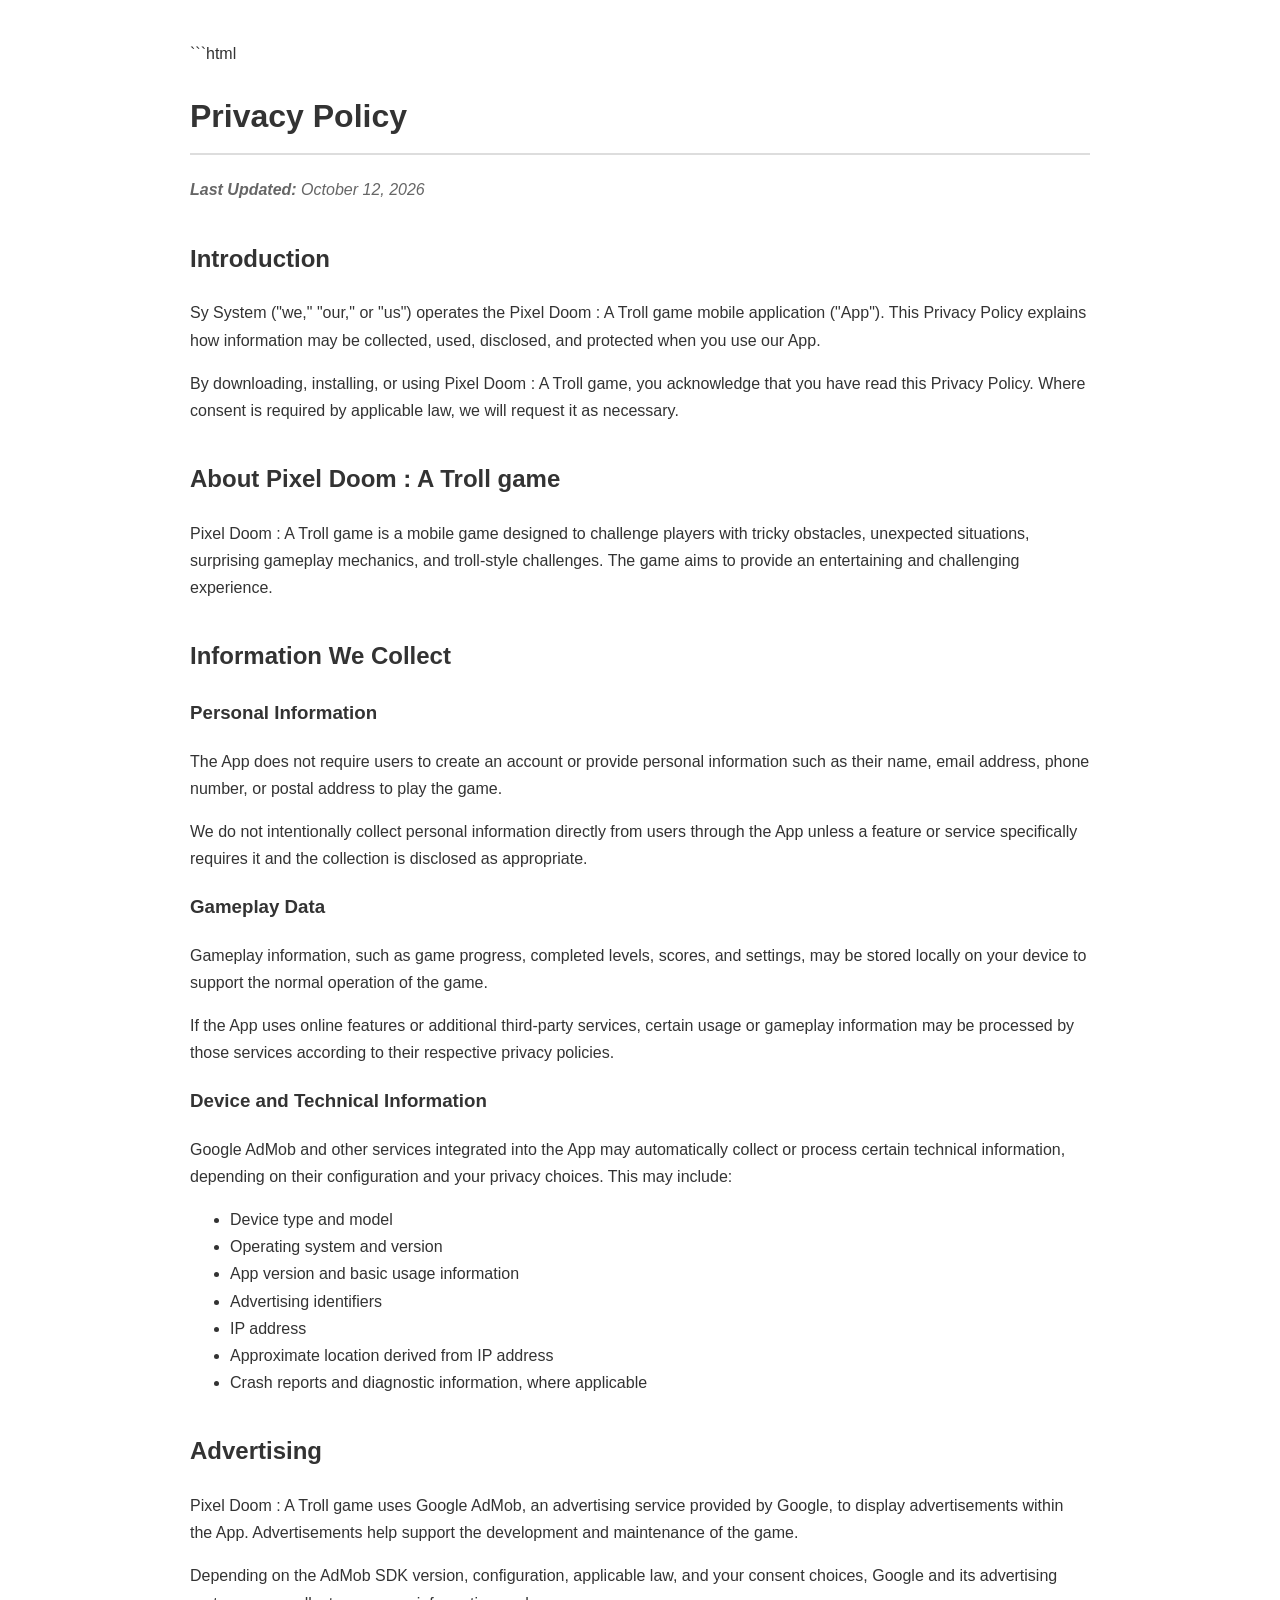
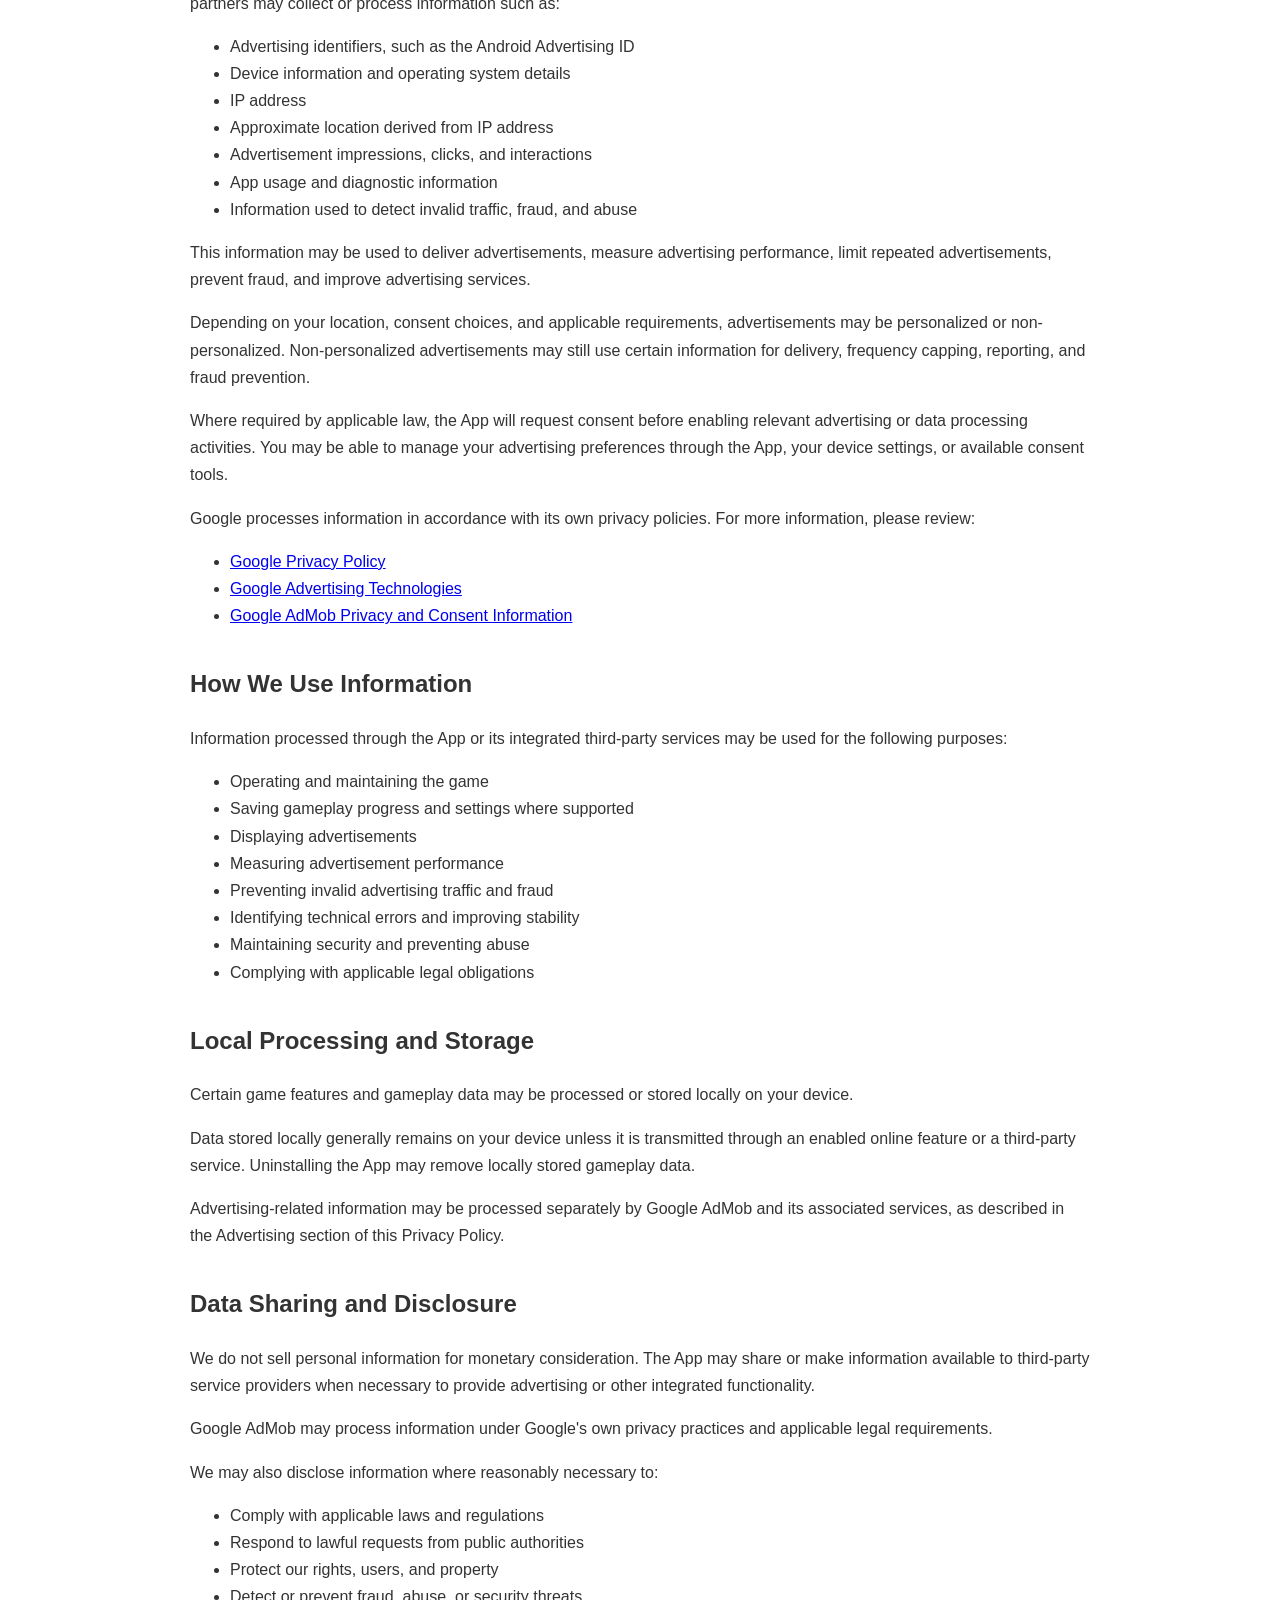
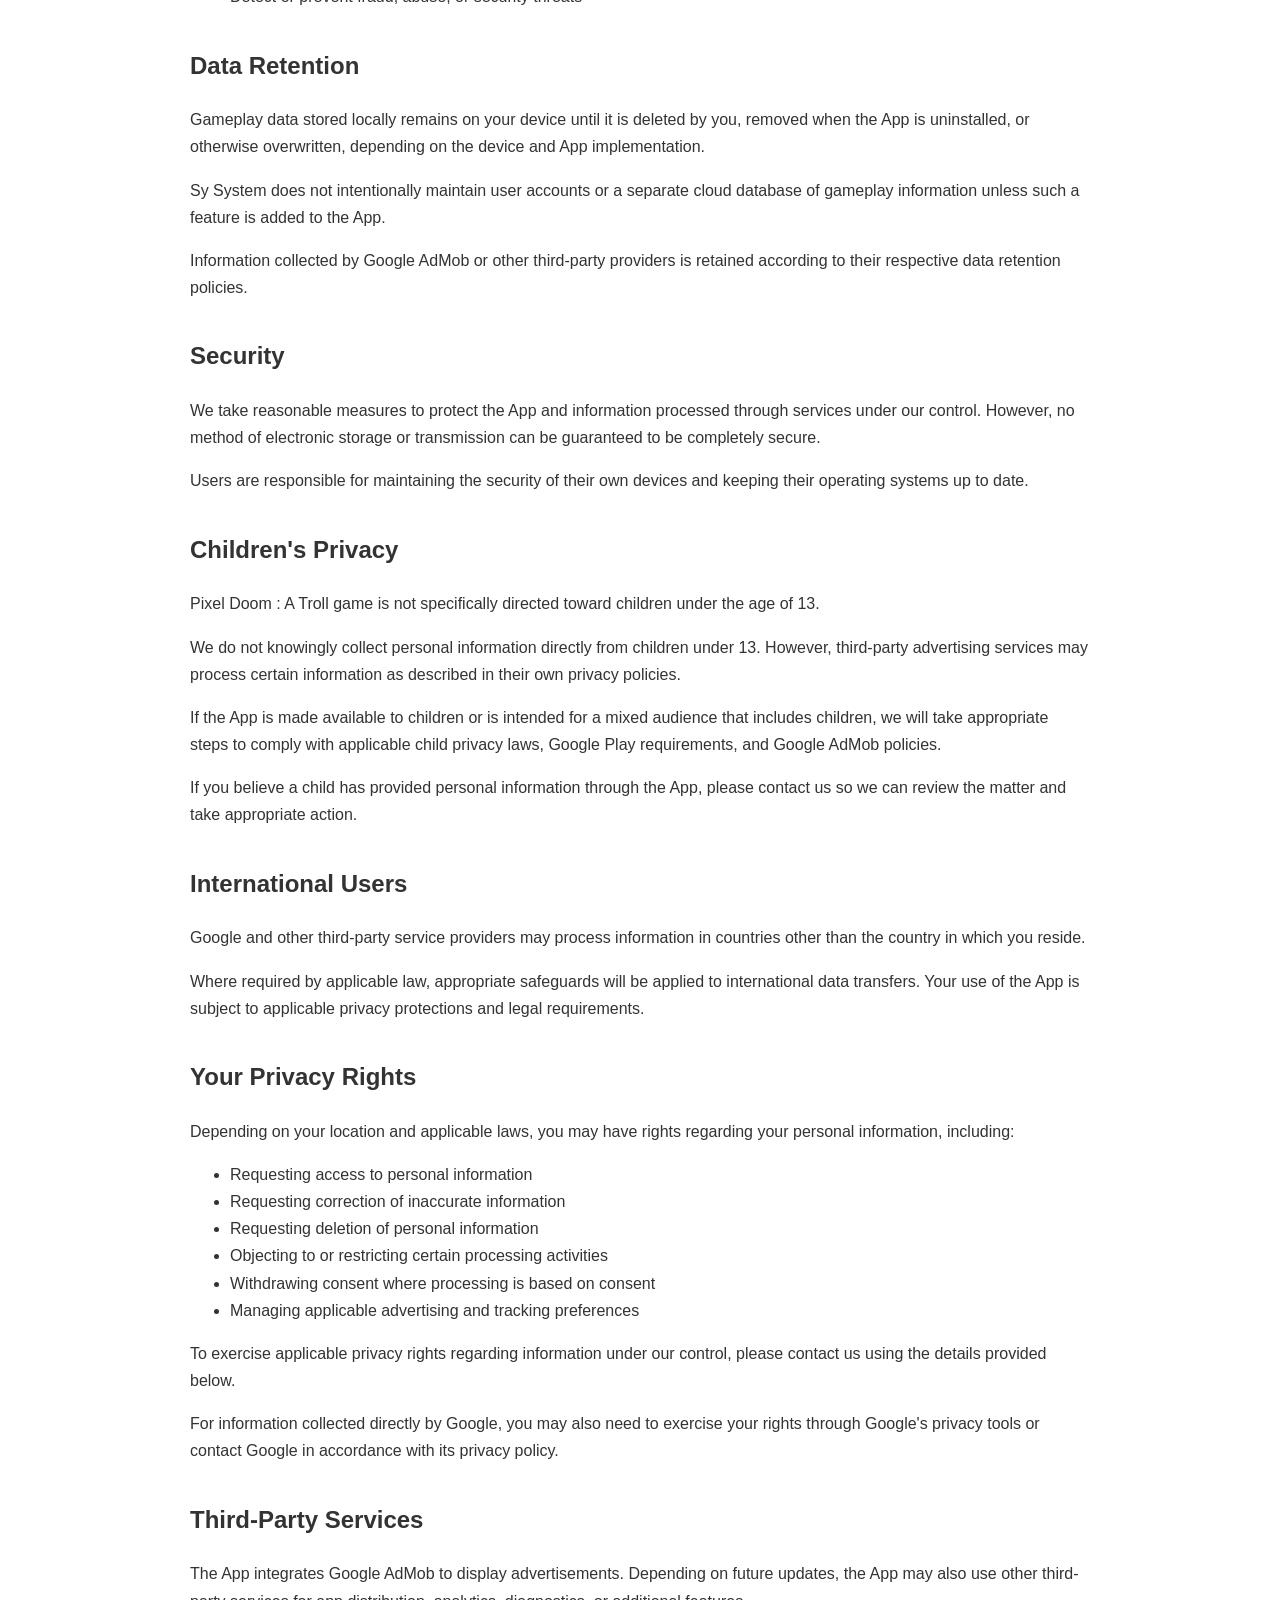
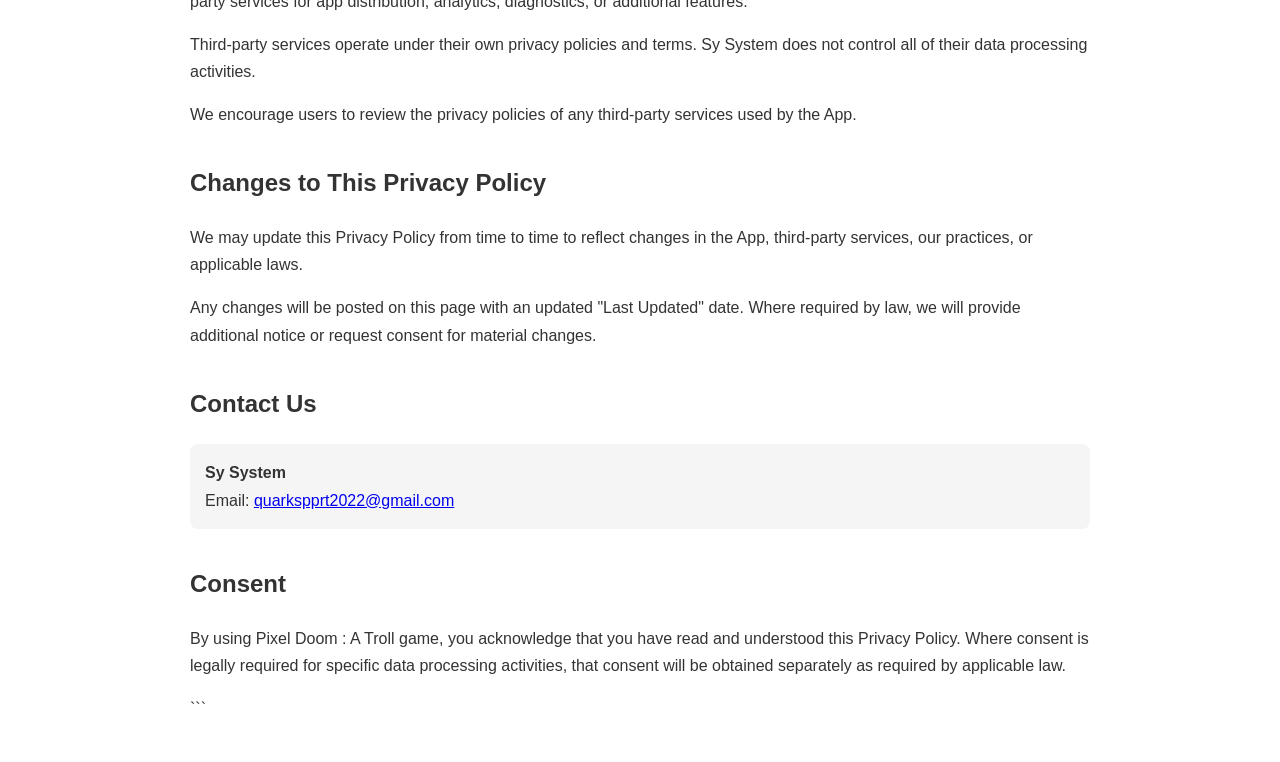
<file: pixel_doom_privacy_policy.html>
```html
<!DOCTYPE html>
<html lang="en">
<head>
    <meta charset="UTF-8">
    <meta name="viewport" content="width=device-width, initial-scale=1.0">
    <title>Pixel Doom : A Troll game - Privacy Policy</title>

    <style>
        body {
            font-family: Arial, Helvetica, sans-serif;
            line-height: 1.7;
            max-width: 900px;
            margin: 40px auto;
            padding: 0 20px;
            color: #333;
        }

        h1 {
            border-bottom: 2px solid #ddd;
            padding-bottom: 10px;
        }

        h2 {
            margin-top: 35px;
        }

        .updated {
            color: #666;
            font-style: italic;
        }

        .contact {
            background: #f5f5f5;
            padding: 15px;
            border-radius: 8px;
        }
    </style>
</head>

<body>

    <h1>Privacy Policy</h1>

    <p class="updated">
        <strong>Last Updated:</strong> October 12, 2026
    </p>

    <h2>Introduction</h2>

    <p>
        Sy System ("we," "our," or "us") operates the Pixel Doom : A Troll game
        mobile application ("App"). This Privacy Policy explains how information
        may be collected, used, disclosed, and protected when you use our App.
    </p>

    <p>
        By downloading, installing, or using Pixel Doom : A Troll game, you
        acknowledge that you have read this Privacy Policy. Where consent is
        required by applicable law, we will request it as necessary.
    </p>

    <h2>About Pixel Doom : A Troll game</h2>

    <p>
        Pixel Doom : A Troll game is a mobile game designed to challenge players
        with tricky obstacles, unexpected situations, surprising gameplay
        mechanics, and troll-style challenges. The game aims to provide an
        entertaining and challenging experience.
    </p>

    <h2>Information We Collect</h2>

    <h3>Personal Information</h3>

    <p>
        The App does not require users to create an account or provide personal
        information such as their name, email address, phone number, or postal
        address to play the game.
    </p>

    <p>
        We do not intentionally collect personal information directly from
        users through the App unless a feature or service specifically requires
        it and the collection is disclosed as appropriate.
    </p>

    <h3>Gameplay Data</h3>

    <p>
        Gameplay information, such as game progress, completed levels, scores,
        and settings, may be stored locally on your device to support the normal
        operation of the game.
    </p>

    <p>
        If the App uses online features or additional third-party services,
        certain usage or gameplay information may be processed by those services
        according to their respective privacy policies.
    </p>

    <h3>Device and Technical Information</h3>

    <p>
        Google AdMob and other services integrated into the App may automatically
        collect or process certain technical information, depending on their
        configuration and your privacy choices. This may include:
    </p>

    <ul>
        <li>Device type and model</li>
        <li>Operating system and version</li>
        <li>App version and basic usage information</li>
        <li>Advertising identifiers</li>
        <li>IP address</li>
        <li>Approximate location derived from IP address</li>
        <li>Crash reports and diagnostic information, where applicable</li>
    </ul>

    <h2>Advertising</h2>

    <p>
        Pixel Doom : A Troll game uses Google AdMob, an advertising service
        provided by Google, to display advertisements within the App.
        Advertisements help support the development and maintenance of the game.
    </p>

    <p>
        Depending on the AdMob SDK version, configuration, applicable law, and
        your consent choices, Google and its advertising partners may collect
        or process information such as:
    </p>

    <ul>
        <li>Advertising identifiers, such as the Android Advertising ID</li>
        <li>Device information and operating system details</li>
        <li>IP address</li>
        <li>Approximate location derived from IP address</li>
        <li>Advertisement impressions, clicks, and interactions</li>
        <li>App usage and diagnostic information</li>
        <li>Information used to detect invalid traffic, fraud, and abuse</li>
    </ul>

    <p>
        This information may be used to deliver advertisements, measure
        advertising performance, limit repeated advertisements, prevent fraud,
        and improve advertising services.
    </p>

    <p>
        Depending on your location, consent choices, and applicable requirements,
        advertisements may be personalized or non-personalized. Non-personalized
        advertisements may still use certain information for delivery, frequency
        capping, reporting, and fraud prevention.
    </p>

    <p>
        Where required by applicable law, the App will request consent before
        enabling relevant advertising or data processing activities. You may
        be able to manage your advertising preferences through the App,
        your device settings, or available consent tools.
    </p>

    <p>
        Google processes information in accordance with its own privacy
        policies. For more information, please review:
    </p>

    <ul>
        <li>
            <a href="https://policies.google.com/privacy"
               target="_blank" rel="noopener noreferrer">
                Google Privacy Policy
            </a>
        </li>
        <li>
            <a href="https://policies.google.com/technologies/ads"
               target="_blank" rel="noopener noreferrer">
                Google Advertising Technologies
            </a>
        </li>
        <li>
            <a href="https://developers.google.com/admob/android/privacy"
               target="_blank" rel="noopener noreferrer">
                Google AdMob Privacy and Consent Information
            </a>
        </li>
    </ul>

    <h2>How We Use Information</h2>

    <p>
        Information processed through the App or its integrated third-party
        services may be used for the following purposes:
    </p>

    <ul>
        <li>Operating and maintaining the game</li>
        <li>Saving gameplay progress and settings where supported</li>
        <li>Displaying advertisements</li>
        <li>Measuring advertisement performance</li>
        <li>Preventing invalid advertising traffic and fraud</li>
        <li>Identifying technical errors and improving stability</li>
        <li>Maintaining security and preventing abuse</li>
        <li>Complying with applicable legal obligations</li>
    </ul>

    <h2>Local Processing and Storage</h2>

    <p>
        Certain game features and gameplay data may be processed or stored
        locally on your device.
    </p>

    <p>
        Data stored locally generally remains on your device unless it is
        transmitted through an enabled online feature or a third-party service.
        Uninstalling the App may remove locally stored gameplay data.
    </p>

    <p>
        Advertising-related information may be processed separately by Google
        AdMob and its associated services, as described in the Advertising
        section of this Privacy Policy.
    </p>

    <h2>Data Sharing and Disclosure</h2>

    <p>
        We do not sell personal information for monetary consideration.
        The App may share or make information available to third-party service
        providers when necessary to provide advertising or other integrated
        functionality.
    </p>

    <p>
        Google AdMob may process information under Google's own privacy
        practices and applicable legal requirements.
    </p>

    <p>
        We may also disclose information where reasonably necessary to:
    </p>

    <ul>
        <li>Comply with applicable laws and regulations</li>
        <li>Respond to lawful requests from public authorities</li>
        <li>Protect our rights, users, and property</li>
        <li>Detect or prevent fraud, abuse, or security threats</li>
    </ul>

    <h2>Data Retention</h2>

    <p>
        Gameplay data stored locally remains on your device until it is deleted
        by you, removed when the App is uninstalled, or otherwise overwritten,
        depending on the device and App implementation.
    </p>

    <p>
        Sy System does not intentionally maintain user accounts or a separate
        cloud database of gameplay information unless such a feature is added
        to the App.
    </p>

    <p>
        Information collected by Google AdMob or other third-party providers
        is retained according to their respective data retention policies.
    </p>

    <h2>Security</h2>

    <p>
        We take reasonable measures to protect the App and information processed
        through services under our control. However, no method of electronic
        storage or transmission can be guaranteed to be completely secure.
    </p>

    <p>
        Users are responsible for maintaining the security of their own devices
        and keeping their operating systems up to date.
    </p>

    <h2>Children's Privacy</h2>

    <p>
        Pixel Doom : A Troll game is not specifically directed toward children
        under the age of 13.
    </p>

    <p>
        We do not knowingly collect personal information directly from children
        under 13. However, third-party advertising services may process certain
        information as described in their own privacy policies.
    </p>

    <p>
        If the App is made available to children or is intended for a mixed
        audience that includes children, we will take appropriate steps to
        comply with applicable child privacy laws, Google Play requirements,
        and Google AdMob policies.
    </p>

    <p>
        If you believe a child has provided personal information through the
        App, please contact us so we can review the matter and take appropriate
        action.
    </p>

    <h2>International Users</h2>

    <p>
        Google and other third-party service providers may process information
        in countries other than the country in which you reside.
    </p>

    <p>
        Where required by applicable law, appropriate safeguards will be applied
        to international data transfers. Your use of the App is subject to
        applicable privacy protections and legal requirements.
    </p>

    <h2>Your Privacy Rights</h2>

    <p>
        Depending on your location and applicable laws, you may have rights
        regarding your personal information, including:
    </p>

    <ul>
        <li>Requesting access to personal information</li>
        <li>Requesting correction of inaccurate information</li>
        <li>Requesting deletion of personal information</li>
        <li>Objecting to or restricting certain processing activities</li>
        <li>Withdrawing consent where processing is based on consent</li>
        <li>Managing applicable advertising and tracking preferences</li>
    </ul>

    <p>
        To exercise applicable privacy rights regarding information under our
        control, please contact us using the details provided below.
    </p>

    <p>
        For information collected directly by Google, you may also need to
        exercise your rights through Google's privacy tools or contact Google
        in accordance with its privacy policy.
    </p>

    <h2>Third-Party Services</h2>

    <p>
        The App integrates Google AdMob to display advertisements. Depending
        on future updates, the App may also use other third-party services
        for app distribution, analytics, diagnostics, or additional features.
    </p>

    <p>
        Third-party services operate under their own privacy policies and
        terms. Sy System does not control all of their data processing
        activities.
    </p>

    <p>
        We encourage users to review the privacy policies of any third-party
        services used by the App.
    </p>

    <h2>Changes to This Privacy Policy</h2>

    <p>
        We may update this Privacy Policy from time to time to reflect changes
        in the App, third-party services, our practices, or applicable laws.
    </p>

    <p>
        Any changes will be posted on this page with an updated "Last Updated"
        date. Where required by law, we will provide additional notice or
        request consent for material changes.
    </p>

    <h2>Contact Us</h2>

    <div class="contact">
        <strong>Sy System</strong><br>
        Email:
        <a href="mailto:quarkspprt2022@gmail.com">
            quarkspprt2022@gmail.com
        </a>
    </div>

    <h2>Consent</h2>

    <p>
        By using Pixel Doom : A Troll game, you acknowledge that you have read
        and understood this Privacy Policy. Where consent is legally required
        for specific data processing activities, that consent will be obtained
        separately as required by applicable law.
    </p>

</body>
</html>
```
</file>
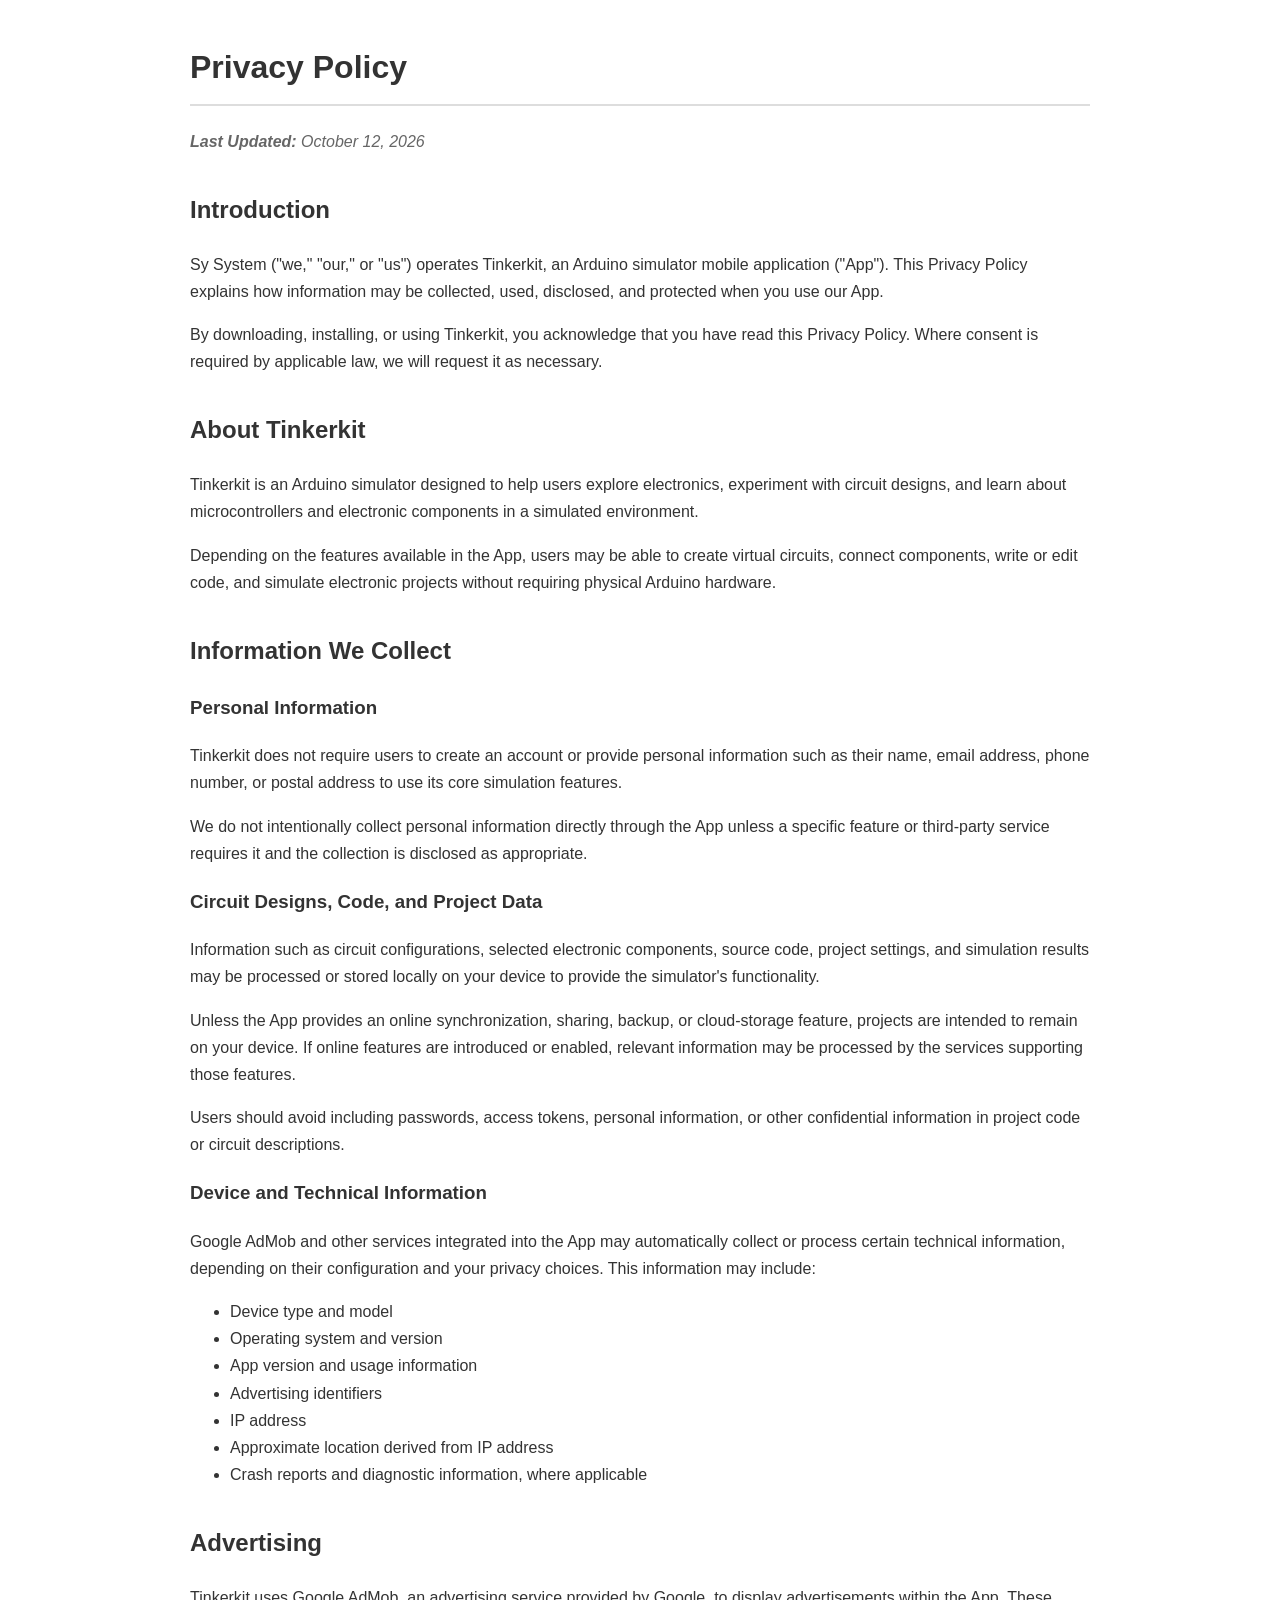
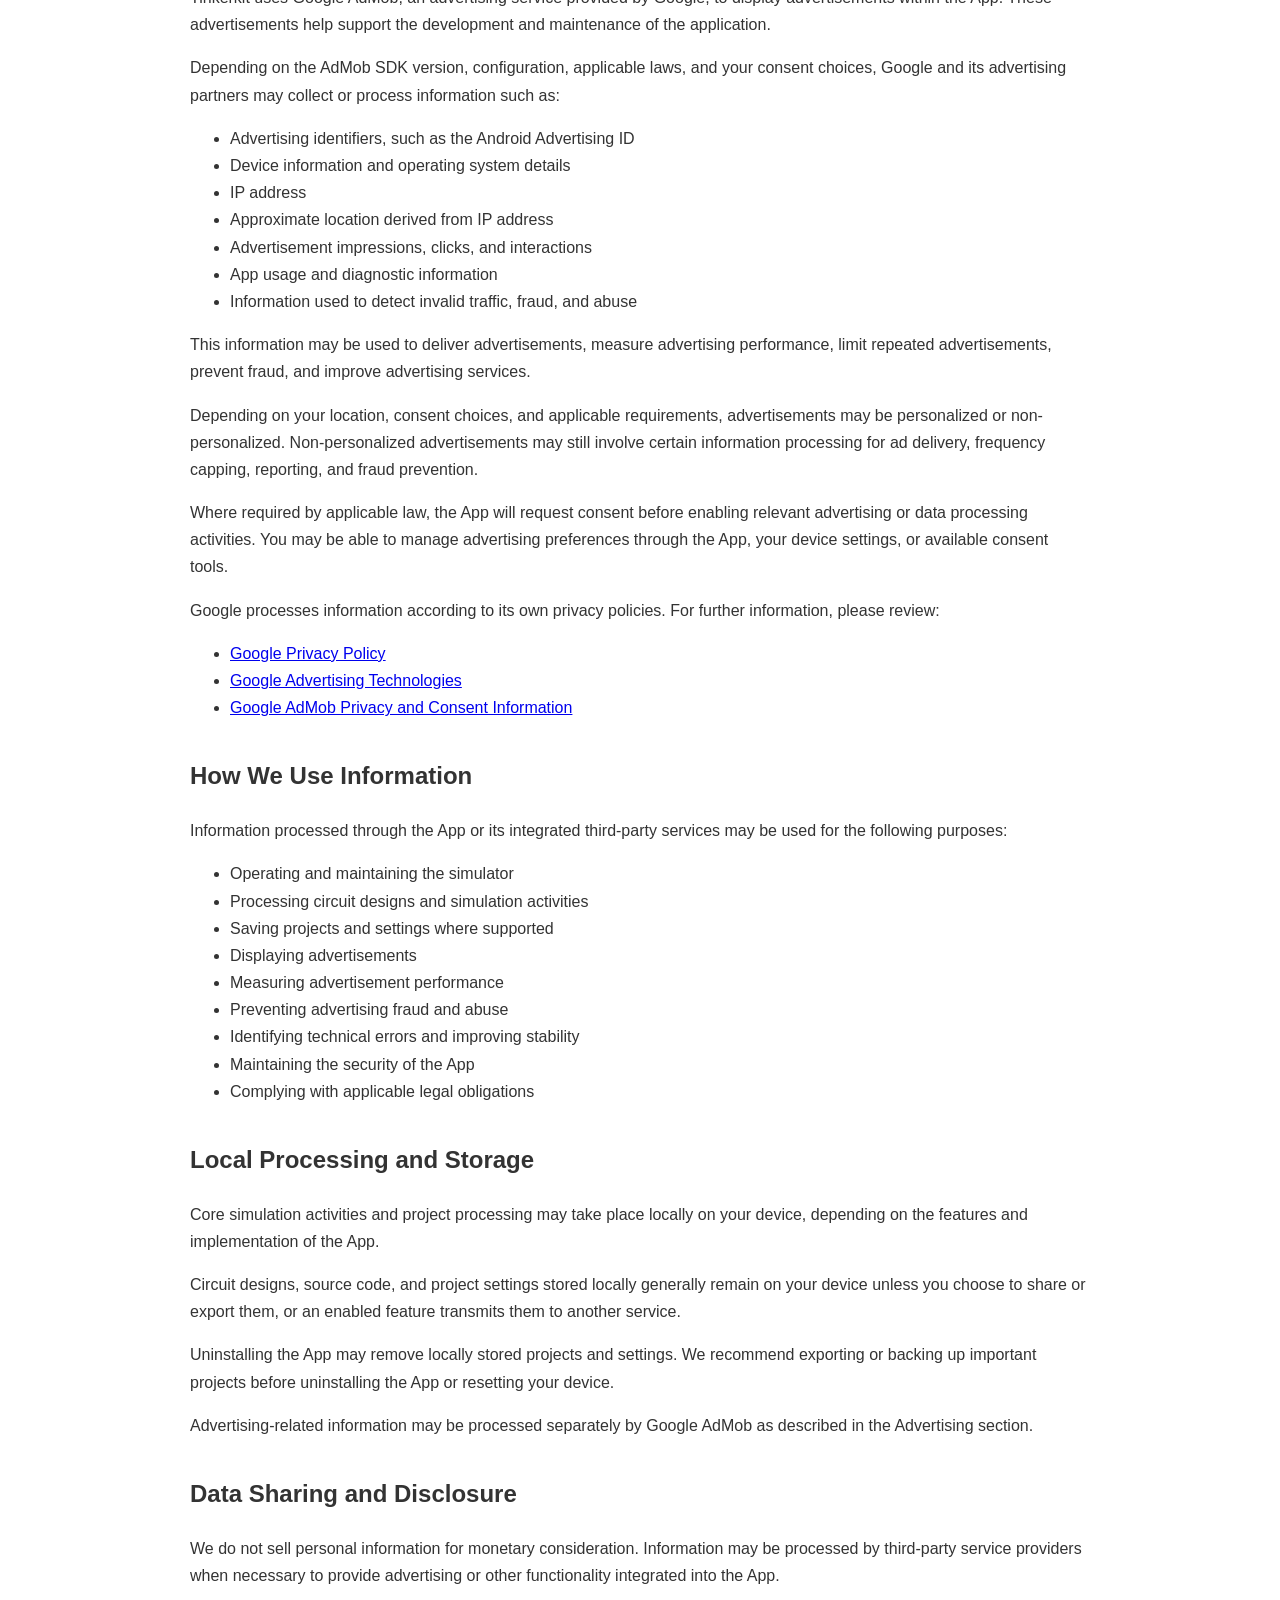
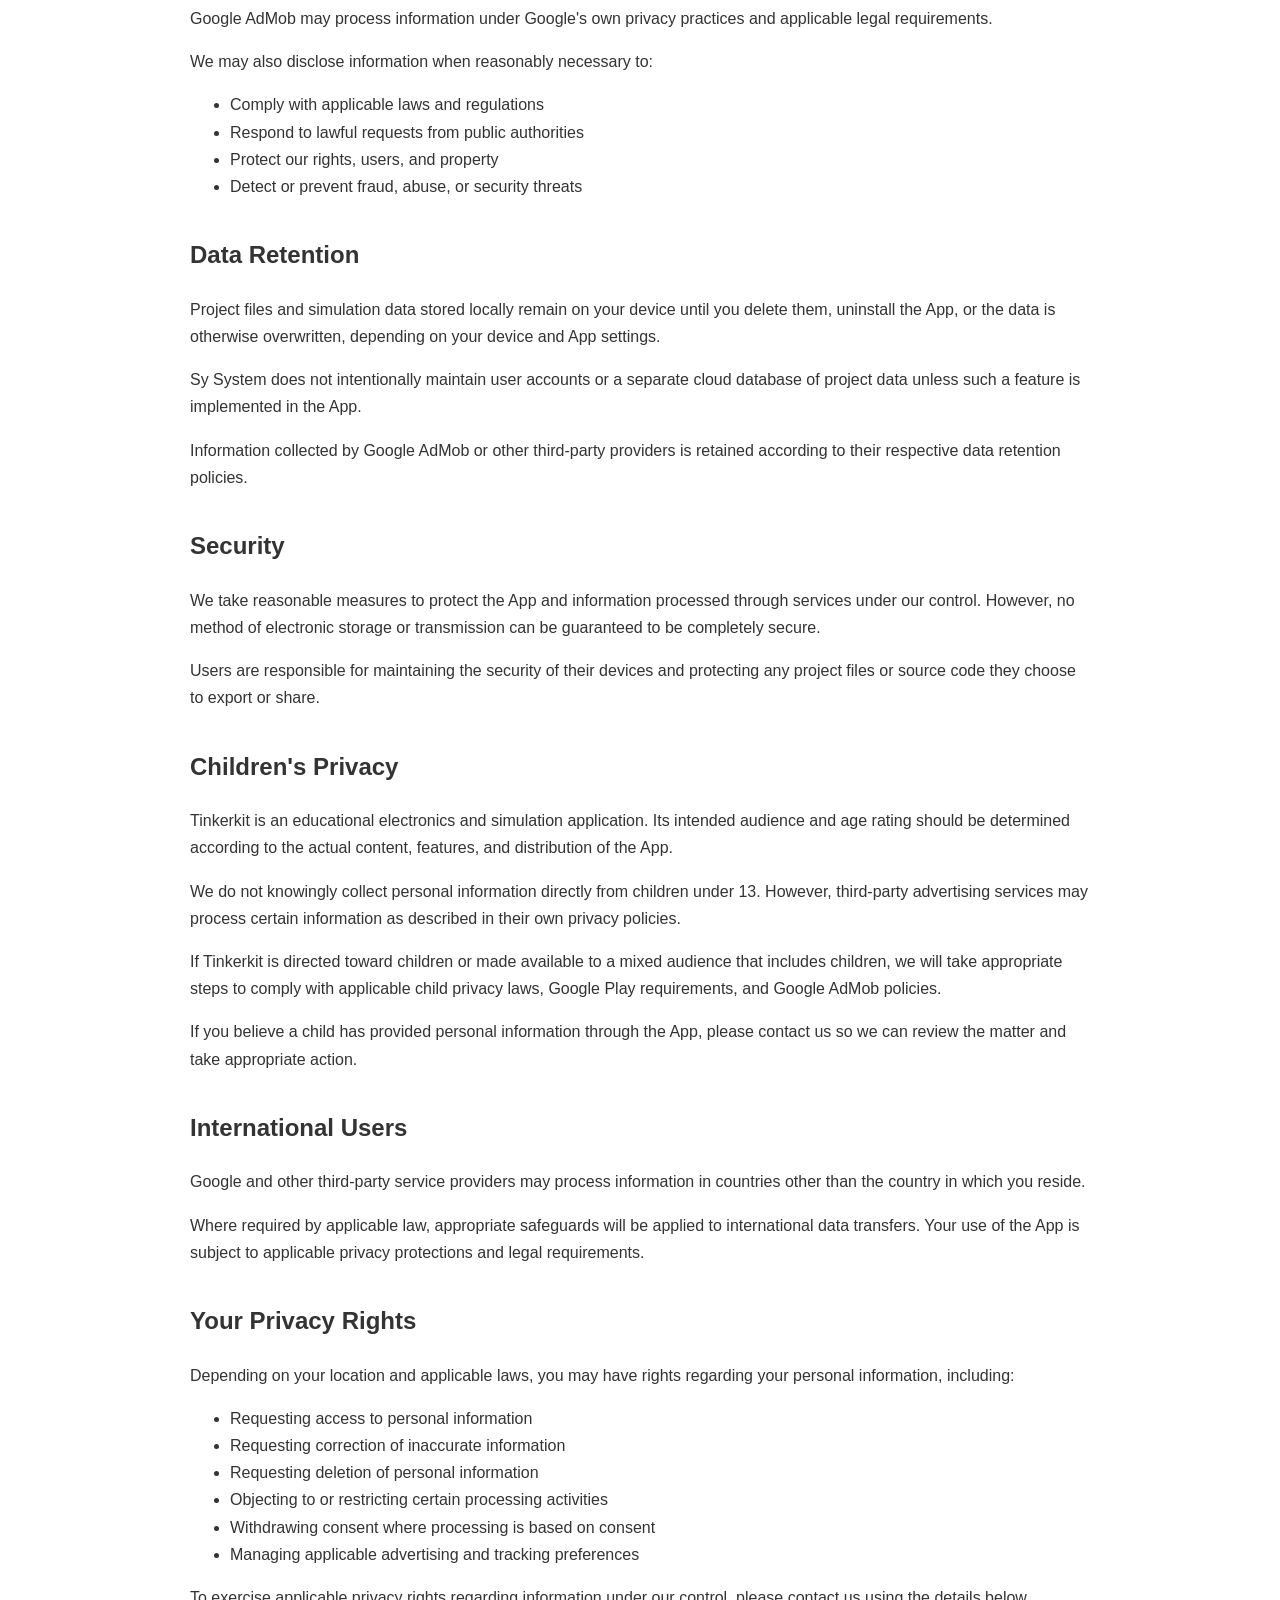
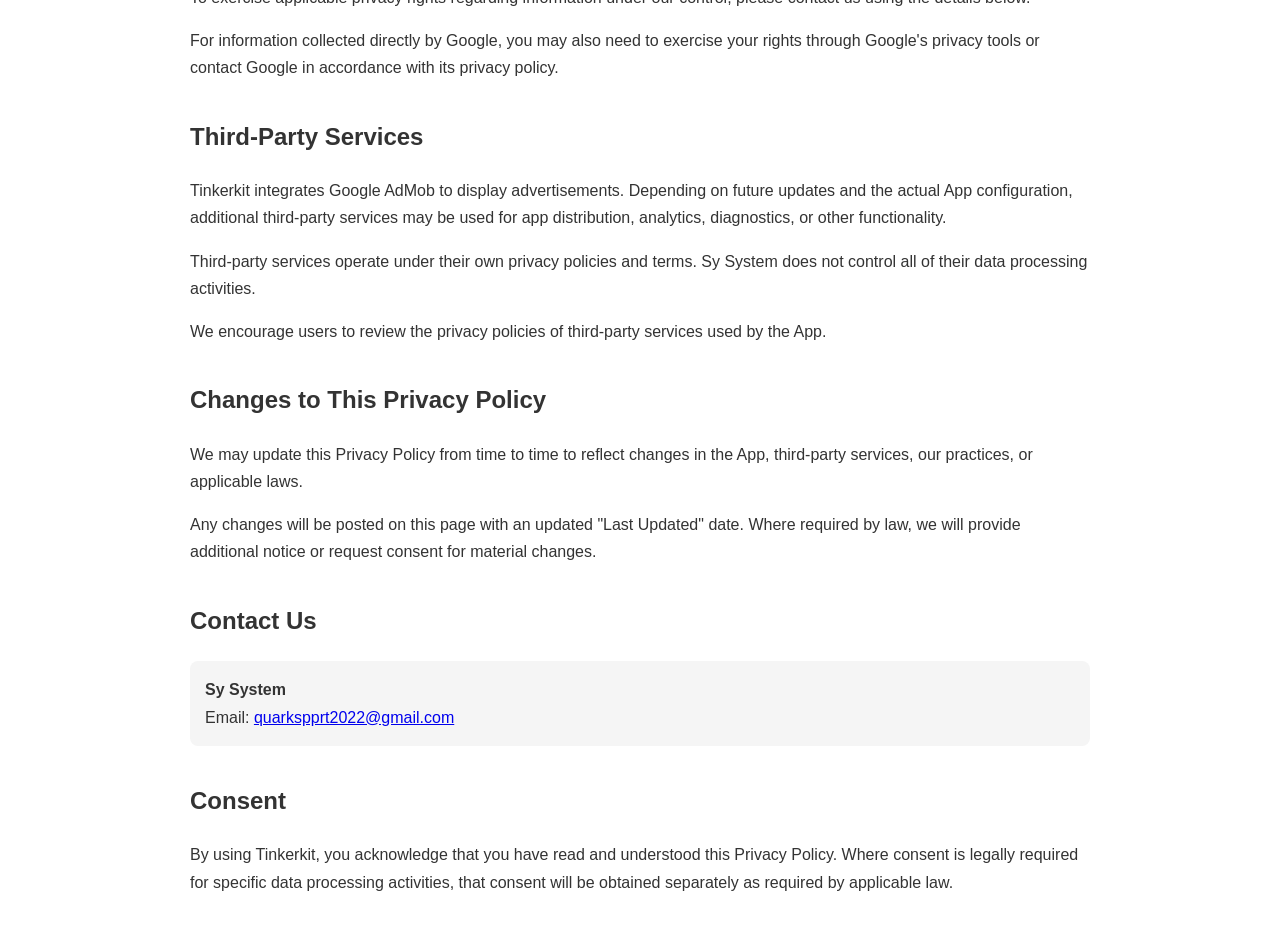
<file: tinkerkit_privacy_policy.html>
<!DOCTYPE html>
<html lang="en">
<head>
    <meta charset="UTF-8">
    <meta name="viewport" content="width=device-width, initial-scale=1.0">

    <title>Tinkerkit - Privacy Policy</title>

    <style>
        body {
            font-family: Arial, Helvetica, sans-serif;
            line-height: 1.7;
            max-width: 900px;
            margin: 40px auto;
            padding: 0 20px;
            color: #333;
        }

        h1 {
            border-bottom: 2px solid #ddd;
            padding-bottom: 10px;
        }

        h2 {
            margin-top: 35px;
        }

        .updated {
            color: #666;
            font-style: italic;
        }

        .contact {
            background: #f5f5f5;
            padding: 15px;
            border-radius: 8px;
        }
    </style>
</head>

<body>

    <h1>Privacy Policy</h1>

    <p class="updated">
        <strong>Last Updated:</strong> October 12, 2026
    </p>

    <h2>Introduction</h2>

    <p>
        Sy System ("we," "our," or "us") operates Tinkerkit, an Arduino
        simulator mobile application ("App"). This Privacy Policy explains
        how information may be collected, used, disclosed, and protected
        when you use our App.
    </p>

    <p>
        By downloading, installing, or using Tinkerkit, you acknowledge
        that you have read this Privacy Policy. Where consent is required
        by applicable law, we will request it as necessary.
    </p>

    <h2>About Tinkerkit</h2>

    <p>
        Tinkerkit is an Arduino simulator designed to help users explore
        electronics, experiment with circuit designs, and learn about
        microcontrollers and electronic components in a simulated
        environment.
    </p>

    <p>
        Depending on the features available in the App, users may be able
        to create virtual circuits, connect components, write or edit code,
        and simulate electronic projects without requiring physical
        Arduino hardware.
    </p>

    <h2>Information We Collect</h2>

    <h3>Personal Information</h3>

    <p>
        Tinkerkit does not require users to create an account or provide
        personal information such as their name, email address, phone
        number, or postal address to use its core simulation features.
    </p>

    <p>
        We do not intentionally collect personal information directly
        through the App unless a specific feature or third-party service
        requires it and the collection is disclosed as appropriate.
    </p>

    <h3>Circuit Designs, Code, and Project Data</h3>

    <p>
        Information such as circuit configurations, selected electronic
        components, source code, project settings, and simulation results
        may be processed or stored locally on your device to provide
        the simulator's functionality.
    </p>

    <p>
        Unless the App provides an online synchronization, sharing, backup,
        or cloud-storage feature, projects are intended to remain on your
        device. If online features are introduced or enabled, relevant
        information may be processed by the services supporting those
        features.
    </p>

    <p>
        Users should avoid including passwords, access tokens, personal
        information, or other confidential information in project code
        or circuit descriptions.
    </p>

    <h3>Device and Technical Information</h3>

    <p>
        Google AdMob and other services integrated into the App may
        automatically collect or process certain technical information,
        depending on their configuration and your privacy choices.
        This information may include:
    </p>

    <ul>
        <li>Device type and model</li>
        <li>Operating system and version</li>
        <li>App version and usage information</li>
        <li>Advertising identifiers</li>
        <li>IP address</li>
        <li>Approximate location derived from IP address</li>
        <li>Crash reports and diagnostic information, where applicable</li>
    </ul>

    <h2>Advertising</h2>

    <p>
        Tinkerkit uses Google AdMob, an advertising service provided by
        Google, to display advertisements within the App. These
        advertisements help support the development and maintenance
        of the application.
    </p>

    <p>
        Depending on the AdMob SDK version, configuration, applicable
        laws, and your consent choices, Google and its advertising
        partners may collect or process information such as:
    </p>

    <ul>
        <li>Advertising identifiers, such as the Android Advertising ID</li>
        <li>Device information and operating system details</li>
        <li>IP address</li>
        <li>Approximate location derived from IP address</li>
        <li>Advertisement impressions, clicks, and interactions</li>
        <li>App usage and diagnostic information</li>
        <li>Information used to detect invalid traffic, fraud, and abuse</li>
    </ul>

    <p>
        This information may be used to deliver advertisements, measure
        advertising performance, limit repeated advertisements, prevent
        fraud, and improve advertising services.
    </p>

    <p>
        Depending on your location, consent choices, and applicable
        requirements, advertisements may be personalized or
        non-personalized. Non-personalized advertisements may still
        involve certain information processing for ad delivery,
        frequency capping, reporting, and fraud prevention.
    </p>

    <p>
        Where required by applicable law, the App will request consent
        before enabling relevant advertising or data processing activities.
        You may be able to manage advertising preferences through the App,
        your device settings, or available consent tools.
    </p>

    <p>
        Google processes information according to its own privacy policies.
        For further information, please review:
    </p>

    <ul>
        <li>
            <a href="https://policies.google.com/privacy"
               target="_blank" rel="noopener noreferrer">
                Google Privacy Policy
            </a>
        </li>

        <li>
            <a href="https://policies.google.com/technologies/ads"
               target="_blank" rel="noopener noreferrer">
                Google Advertising Technologies
            </a>
        </li>

        <li>
            <a href="https://developers.google.com/admob/android/privacy"
               target="_blank" rel="noopener noreferrer">
                Google AdMob Privacy and Consent Information
            </a>
        </li>
    </ul>

    <h2>How We Use Information</h2>

    <p>
        Information processed through the App or its integrated
        third-party services may be used for the following purposes:
    </p>

    <ul>
        <li>Operating and maintaining the simulator</li>
        <li>Processing circuit designs and simulation activities</li>
        <li>Saving projects and settings where supported</li>
        <li>Displaying advertisements</li>
        <li>Measuring advertisement performance</li>
        <li>Preventing advertising fraud and abuse</li>
        <li>Identifying technical errors and improving stability</li>
        <li>Maintaining the security of the App</li>
        <li>Complying with applicable legal obligations</li>
    </ul>

    <h2>Local Processing and Storage</h2>

    <p>
        Core simulation activities and project processing may take place
        locally on your device, depending on the features and implementation
        of the App.
    </p>

    <p>
        Circuit designs, source code, and project settings stored locally
        generally remain on your device unless you choose to share or export
        them, or an enabled feature transmits them to another service.
    </p>

    <p>
        Uninstalling the App may remove locally stored projects and settings.
        We recommend exporting or backing up important projects before
        uninstalling the App or resetting your device.
    </p>

    <p>
        Advertising-related information may be processed separately by
        Google AdMob as described in the Advertising section.
    </p>

    <h2>Data Sharing and Disclosure</h2>

    <p>
        We do not sell personal information for monetary consideration.
        Information may be processed by third-party service providers
        when necessary to provide advertising or other functionality
        integrated into the App.
    </p>

    <p>
        Google AdMob may process information under Google's own privacy
        practices and applicable legal requirements.
    </p>

    <p>
        We may also disclose information when reasonably necessary to:
    </p>

    <ul>
        <li>Comply with applicable laws and regulations</li>
        <li>Respond to lawful requests from public authorities</li>
        <li>Protect our rights, users, and property</li>
        <li>Detect or prevent fraud, abuse, or security threats</li>
    </ul>

    <h2>Data Retention</h2>

    <p>
        Project files and simulation data stored locally remain on your
        device until you delete them, uninstall the App, or the data is
        otherwise overwritten, depending on your device and App settings.
    </p>

    <p>
        Sy System does not intentionally maintain user accounts or a
        separate cloud database of project data unless such a feature
        is implemented in the App.
    </p>

    <p>
        Information collected by Google AdMob or other third-party
        providers is retained according to their respective data
        retention policies.
    </p>

    <h2>Security</h2>

    <p>
        We take reasonable measures to protect the App and information
        processed through services under our control. However, no method
        of electronic storage or transmission can be guaranteed to be
        completely secure.
    </p>

    <p>
        Users are responsible for maintaining the security of their
        devices and protecting any project files or source code they
        choose to export or share.
    </p>

    <h2>Children's Privacy</h2>

    <p>
        Tinkerkit is an educational electronics and simulation application.
        Its intended audience and age rating should be determined according
        to the actual content, features, and distribution of the App.
    </p>

    <p>
        We do not knowingly collect personal information directly from
        children under 13. However, third-party advertising services may
        process certain information as described in their own privacy
        policies.
    </p>

    <p>
        If Tinkerkit is directed toward children or made available to a
        mixed audience that includes children, we will take appropriate
        steps to comply with applicable child privacy laws, Google Play
        requirements, and Google AdMob policies.
    </p>

    <p>
        If you believe a child has provided personal information through
        the App, please contact us so we can review the matter and take
        appropriate action.
    </p>

    <h2>International Users</h2>

    <p>
        Google and other third-party service providers may process
        information in countries other than the country in which you
        reside.
    </p>

    <p>
        Where required by applicable law, appropriate safeguards will
        be applied to international data transfers. Your use of the App
        is subject to applicable privacy protections and legal requirements.
    </p>

    <h2>Your Privacy Rights</h2>

    <p>
        Depending on your location and applicable laws, you may have
        rights regarding your personal information, including:
    </p>

    <ul>
        <li>Requesting access to personal information</li>
        <li>Requesting correction of inaccurate information</li>
        <li>Requesting deletion of personal information</li>
        <li>Objecting to or restricting certain processing activities</li>
        <li>Withdrawing consent where processing is based on consent</li>
        <li>Managing applicable advertising and tracking preferences</li>
    </ul>

    <p>
        To exercise applicable privacy rights regarding information
        under our control, please contact us using the details below.
    </p>

    <p>
        For information collected directly by Google, you may also need
        to exercise your rights through Google's privacy tools or contact
        Google in accordance with its privacy policy.
    </p>

    <h2>Third-Party Services</h2>

    <p>
        Tinkerkit integrates Google AdMob to display advertisements.
        Depending on future updates and the actual App configuration,
        additional third-party services may be used for app distribution,
        analytics, diagnostics, or other functionality.
    </p>

    <p>
        Third-party services operate under their own privacy policies
        and terms. Sy System does not control all of their data processing
        activities.
    </p>

    <p>
        We encourage users to review the privacy policies of third-party
        services used by the App.
    </p>

    <h2>Changes to This Privacy Policy</h2>

    <p>
        We may update this Privacy Policy from time to time to reflect
        changes in the App, third-party services, our practices, or
        applicable laws.
    </p>

    <p>
        Any changes will be posted on this page with an updated
        "Last Updated" date. Where required by law, we will provide
        additional notice or request consent for material changes.
    </p>

    <h2>Contact Us</h2>

    <div class="contact">
        <strong>Sy System</strong><br>
        Email:
        <a href="mailto:quarkspprt2022@gmail.com">
            quarkspprt2022@gmail.com
        </a>
    </div>

    <h2>Consent</h2>

    <p>
        By using Tinkerkit, you acknowledge that you have read and
        understood this Privacy Policy. Where consent is legally required
        for specific data processing activities, that consent will be
        obtained separately as required by applicable law.
    </p>

</body>
</html>
</file>
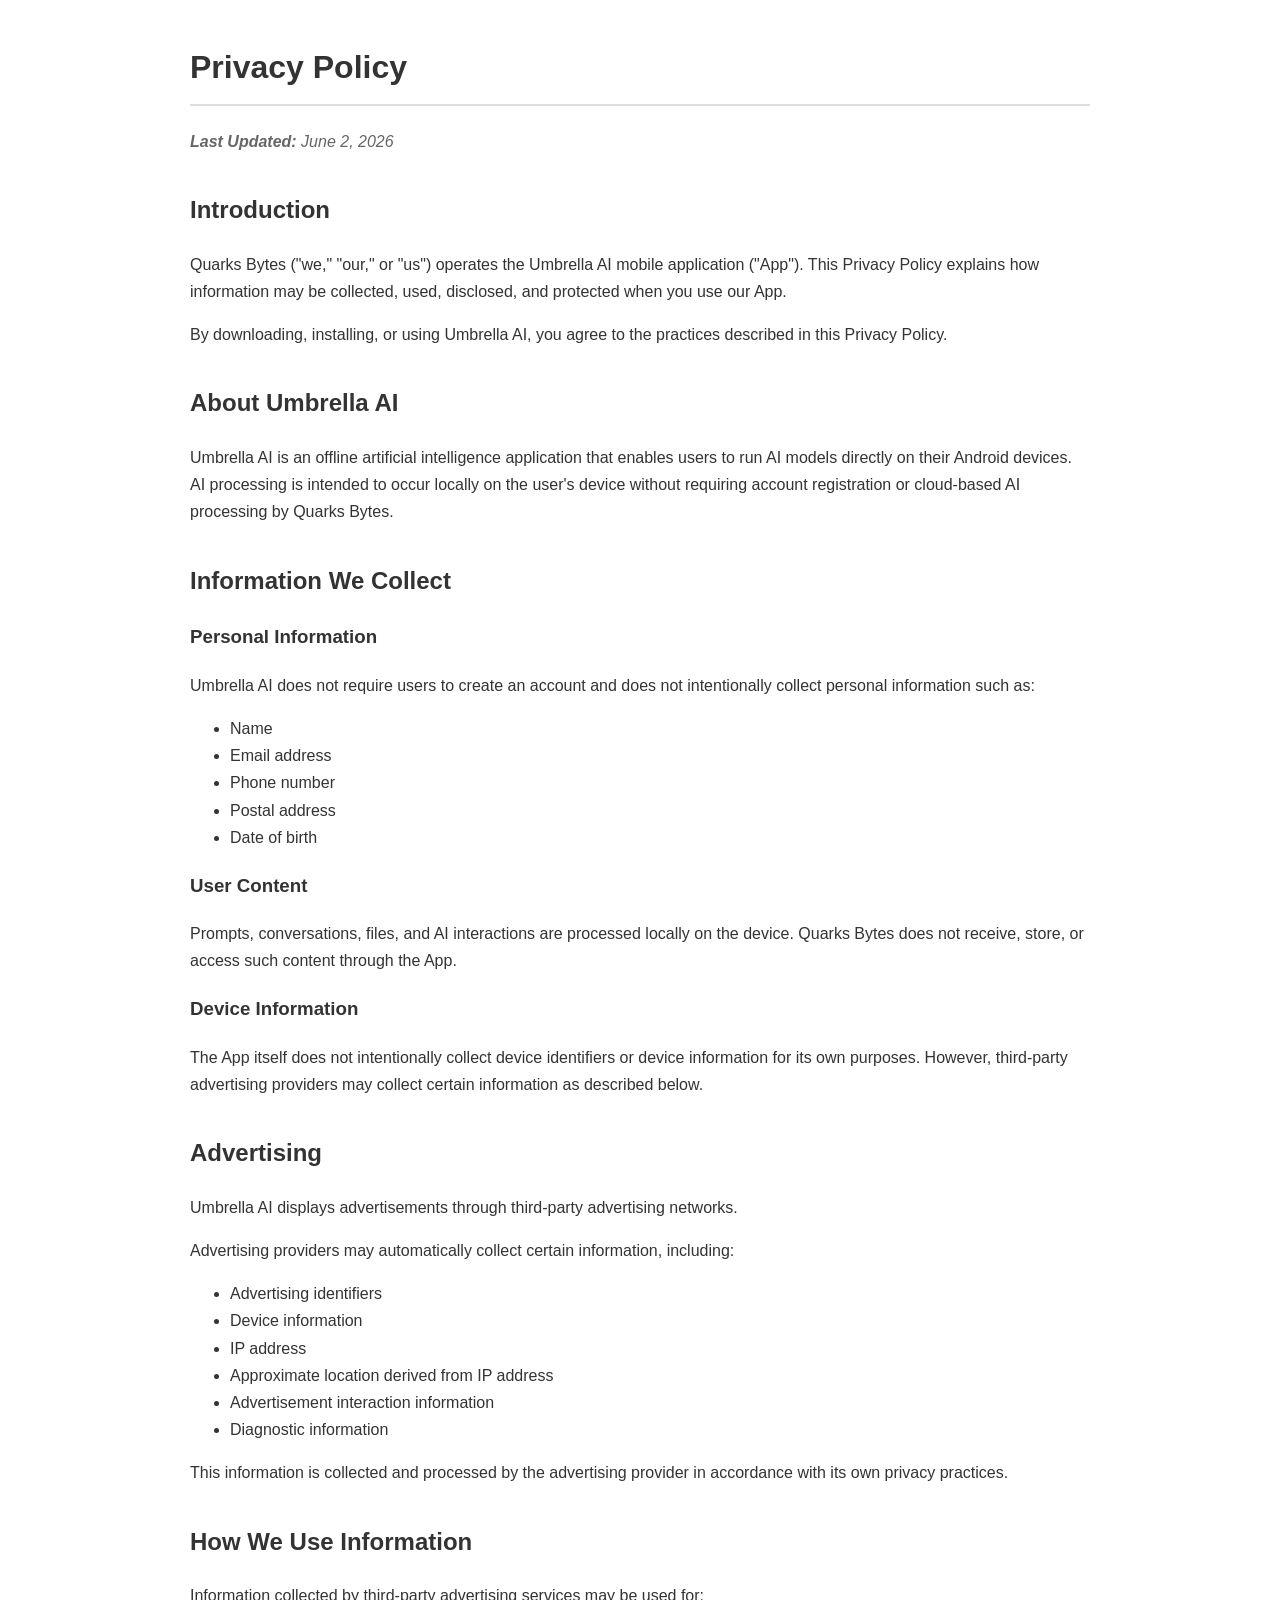
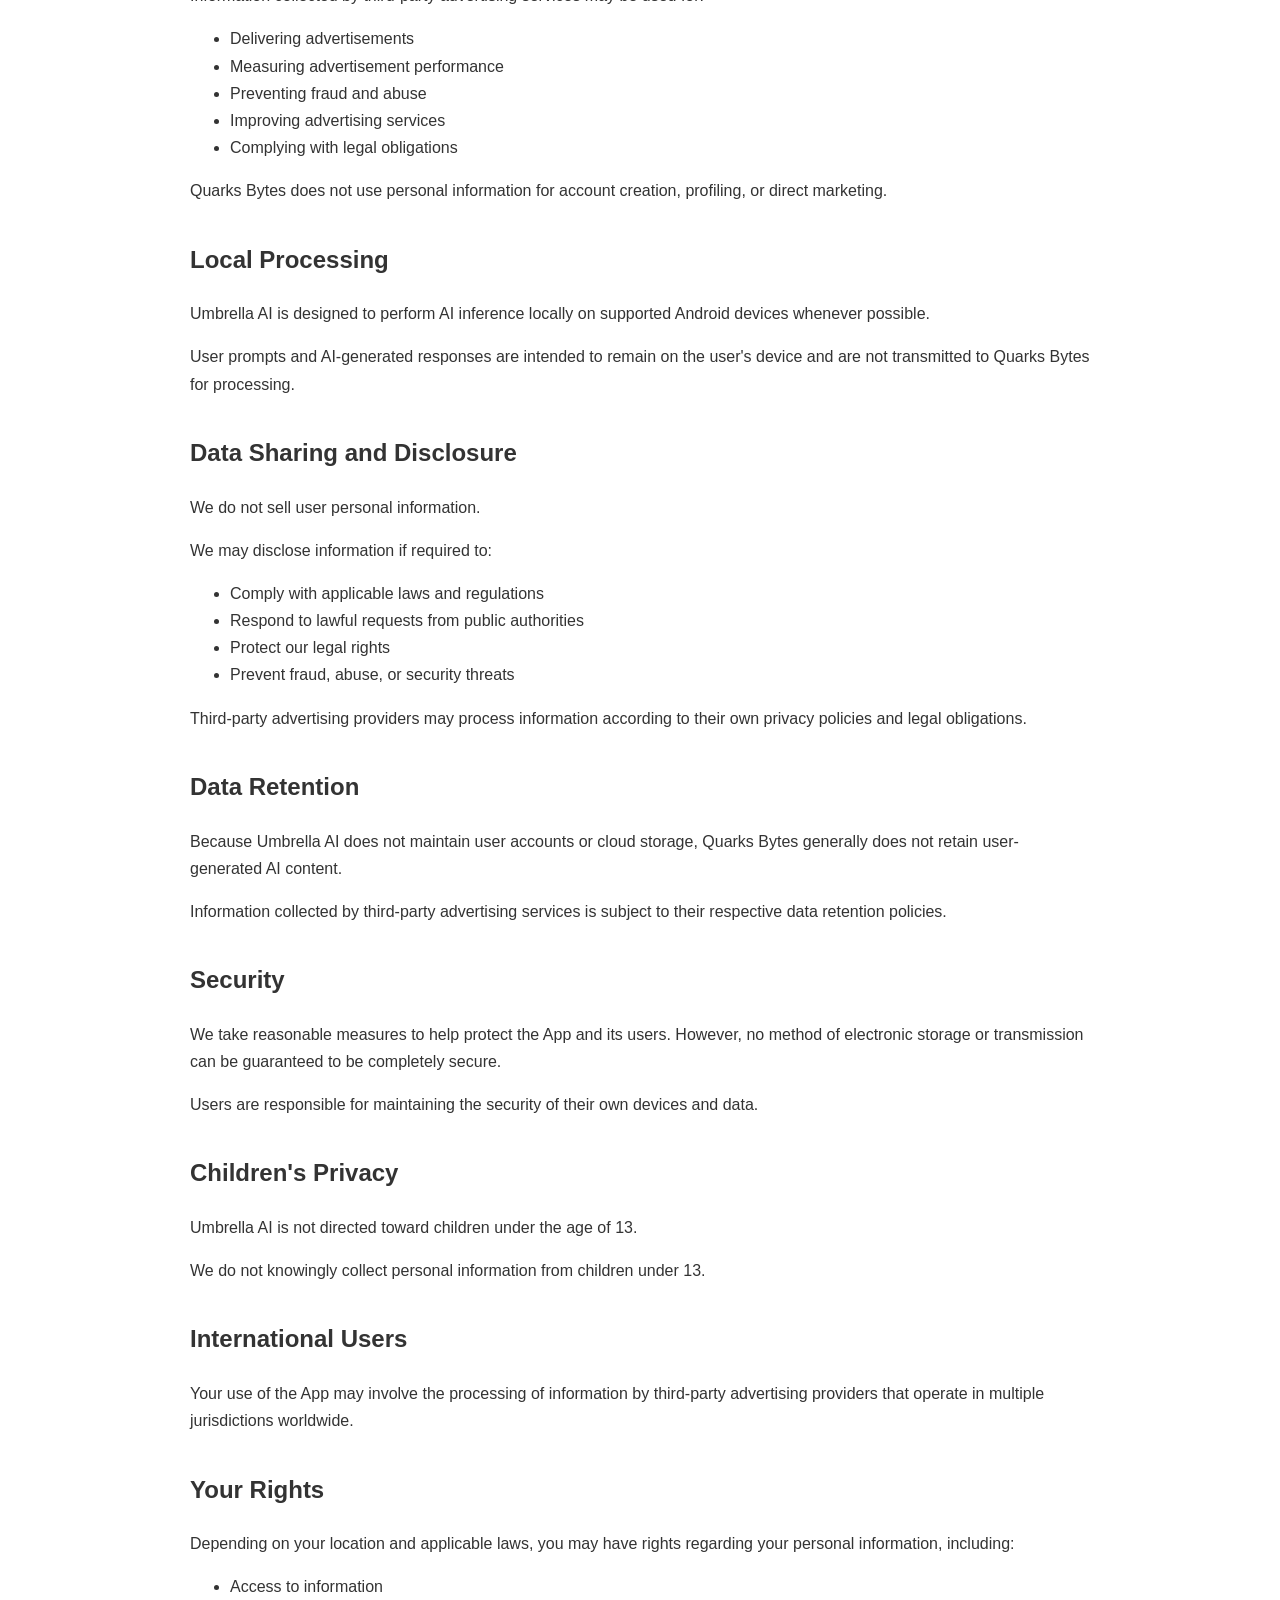
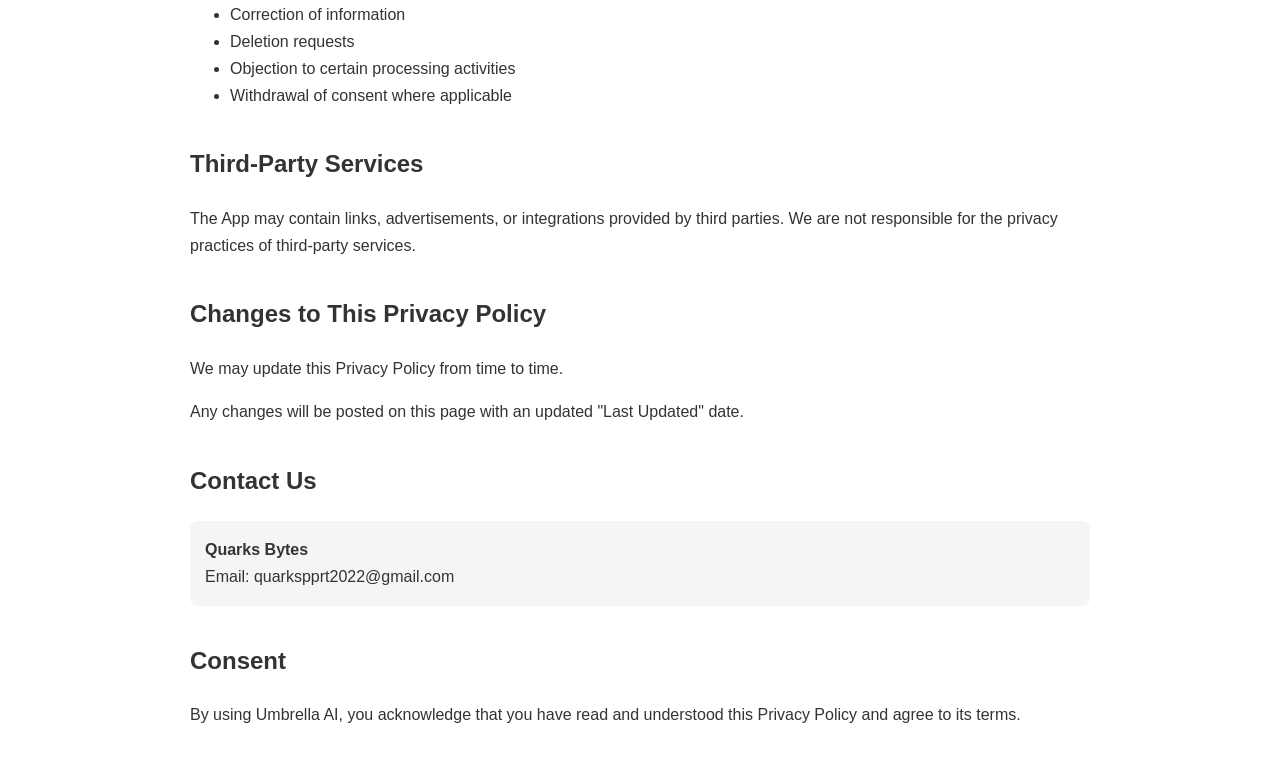
<file: umbrella_ai_privacy_policy.html>
<!DOCTYPE html>
<html lang="en">
<head>
    <meta charset="UTF-8">
    <meta name="viewport" content="width=device-width, initial-scale=1.0">
    <title>Umbrella AI - Privacy Policy</title>
    <style>
        body {
            font-family: Arial, Helvetica, sans-serif;
            line-height: 1.7;
            max-width: 900px;
            margin: 40px auto;
            padding: 0 20px;
            color: #333;
        }

        h1 {
            border-bottom: 2px solid #ddd;
            padding-bottom: 10px;
        }

        h2 {
            margin-top: 35px;
        }

        .updated {
            color: #666;
            font-style: italic;
        }

        .contact {
            background: #f5f5f5;
            padding: 15px;
            border-radius: 8px;
        }
    </style>
</head>
<body>

    <h1>Privacy Policy</h1>

    <p class="updated"><strong>Last Updated:</strong> June 2, 2026</p>

    <h2>Introduction</h2>
    <p>
        Quarks Bytes ("we," "our," or "us") operates the Umbrella AI mobile application
        ("App"). This Privacy Policy explains how information may be collected, used,
        disclosed, and protected when you use our App.
    </p>

    <p>
        By downloading, installing, or using Umbrella AI, you agree to the practices
        described in this Privacy Policy.
    </p>

    <h2>About Umbrella AI</h2>
    <p>
        Umbrella AI is an offline artificial intelligence application that enables users
        to run AI models directly on their Android devices. AI processing is intended to
        occur locally on the user's device without requiring account registration or
        cloud-based AI processing by Quarks Bytes.
    </p>

    <h2>Information We Collect</h2>

    <h3>Personal Information</h3>
    <p>
        Umbrella AI does not require users to create an account and does not intentionally
        collect personal information such as:
    </p>

    <ul>
        <li>Name</li>
        <li>Email address</li>
        <li>Phone number</li>
        <li>Postal address</li>
        <li>Date of birth</li>
    </ul>

    <h3>User Content</h3>
    <p>
        Prompts, conversations, files, and AI interactions are processed locally on the
        device. Quarks Bytes does not receive, store, or access such content through the App.
    </p>

    <h3>Device Information</h3>
    <p>
        The App itself does not intentionally collect device identifiers or device
        information for its own purposes. However, third-party advertising providers may
        collect certain information as described below.
    </p>

    <h2>Advertising</h2>
    <p>
        Umbrella AI displays advertisements through third-party advertising networks.
    </p>

    <p>
        Advertising providers may automatically collect certain information, including:
    </p>

    <ul>
        <li>Advertising identifiers</li>
        <li>Device information</li>
        <li>IP address</li>
        <li>Approximate location derived from IP address</li>
        <li>Advertisement interaction information</li>
        <li>Diagnostic information</li>
    </ul>

    <p>
        This information is collected and processed by the advertising provider in
        accordance with its own privacy practices.
    </p>

    <h2>How We Use Information</h2>
    <p>
        Information collected by third-party advertising services may be used for:
    </p>

    <ul>
        <li>Delivering advertisements</li>
        <li>Measuring advertisement performance</li>
        <li>Preventing fraud and abuse</li>
        <li>Improving advertising services</li>
        <li>Complying with legal obligations</li>
    </ul>

    <p>
        Quarks Bytes does not use personal information for account creation, profiling,
        or direct marketing.
    </p>

    <h2>Local Processing</h2>
    <p>
        Umbrella AI is designed to perform AI inference locally on supported Android
        devices whenever possible.
    </p>

    <p>
        User prompts and AI-generated responses are intended to remain on the user's
        device and are not transmitted to Quarks Bytes for processing.
    </p>

    <h2>Data Sharing and Disclosure</h2>
    <p>
        We do not sell user personal information.
    </p>

    <p>
        We may disclose information if required to:
    </p>

    <ul>
        <li>Comply with applicable laws and regulations</li>
        <li>Respond to lawful requests from public authorities</li>
        <li>Protect our legal rights</li>
        <li>Prevent fraud, abuse, or security threats</li>
    </ul>

    <p>
        Third-party advertising providers may process information according to their own
        privacy policies and legal obligations.
    </p>

    <h2>Data Retention</h2>
    <p>
        Because Umbrella AI does not maintain user accounts or cloud storage, Quarks
        Bytes generally does not retain user-generated AI content.
    </p>

    <p>
        Information collected by third-party advertising services is subject to their
        respective data retention policies.
    </p>

    <h2>Security</h2>
    <p>
        We take reasonable measures to help protect the App and its users. However, no
        method of electronic storage or transmission can be guaranteed to be completely secure.
    </p>

    <p>
        Users are responsible for maintaining the security of their own devices and data.
    </p>

    <h2>Children's Privacy</h2>
    <p>
        Umbrella AI is not directed toward children under the age of 13.
    </p>

    <p>
        We do not knowingly collect personal information from children under 13.
    </p>

    <h2>International Users</h2>
    <p>
        Your use of the App may involve the processing of information by third-party
        advertising providers that operate in multiple jurisdictions worldwide.
    </p>

    <h2>Your Rights</h2>
    <p>
        Depending on your location and applicable laws, you may have rights regarding
        your personal information, including:
    </p>

    <ul>
        <li>Access to information</li>
        <li>Correction of information</li>
        <li>Deletion requests</li>
        <li>Objection to certain processing activities</li>
        <li>Withdrawal of consent where applicable</li>
    </ul>

    <h2>Third-Party Services</h2>
    <p>
        The App may contain links, advertisements, or integrations provided by third
        parties. We are not responsible for the privacy practices of third-party services.
    </p>

    <h2>Changes to This Privacy Policy</h2>
    <p>
        We may update this Privacy Policy from time to time.
    </p>

    <p>
        Any changes will be posted on this page with an updated "Last Updated" date.
    </p>

    <h2>Contact Us</h2>

    <div class="contact">
        <strong>Quarks Bytes</strong><br>
        Email: quarkspprt2022@gmail.com
    </div>

    <h2>Consent</h2>
    <p>
        By using Umbrella AI, you acknowledge that you have read and understood this
        Privacy Policy and agree to its terms.
    </p>

</body>
</html>
</file>
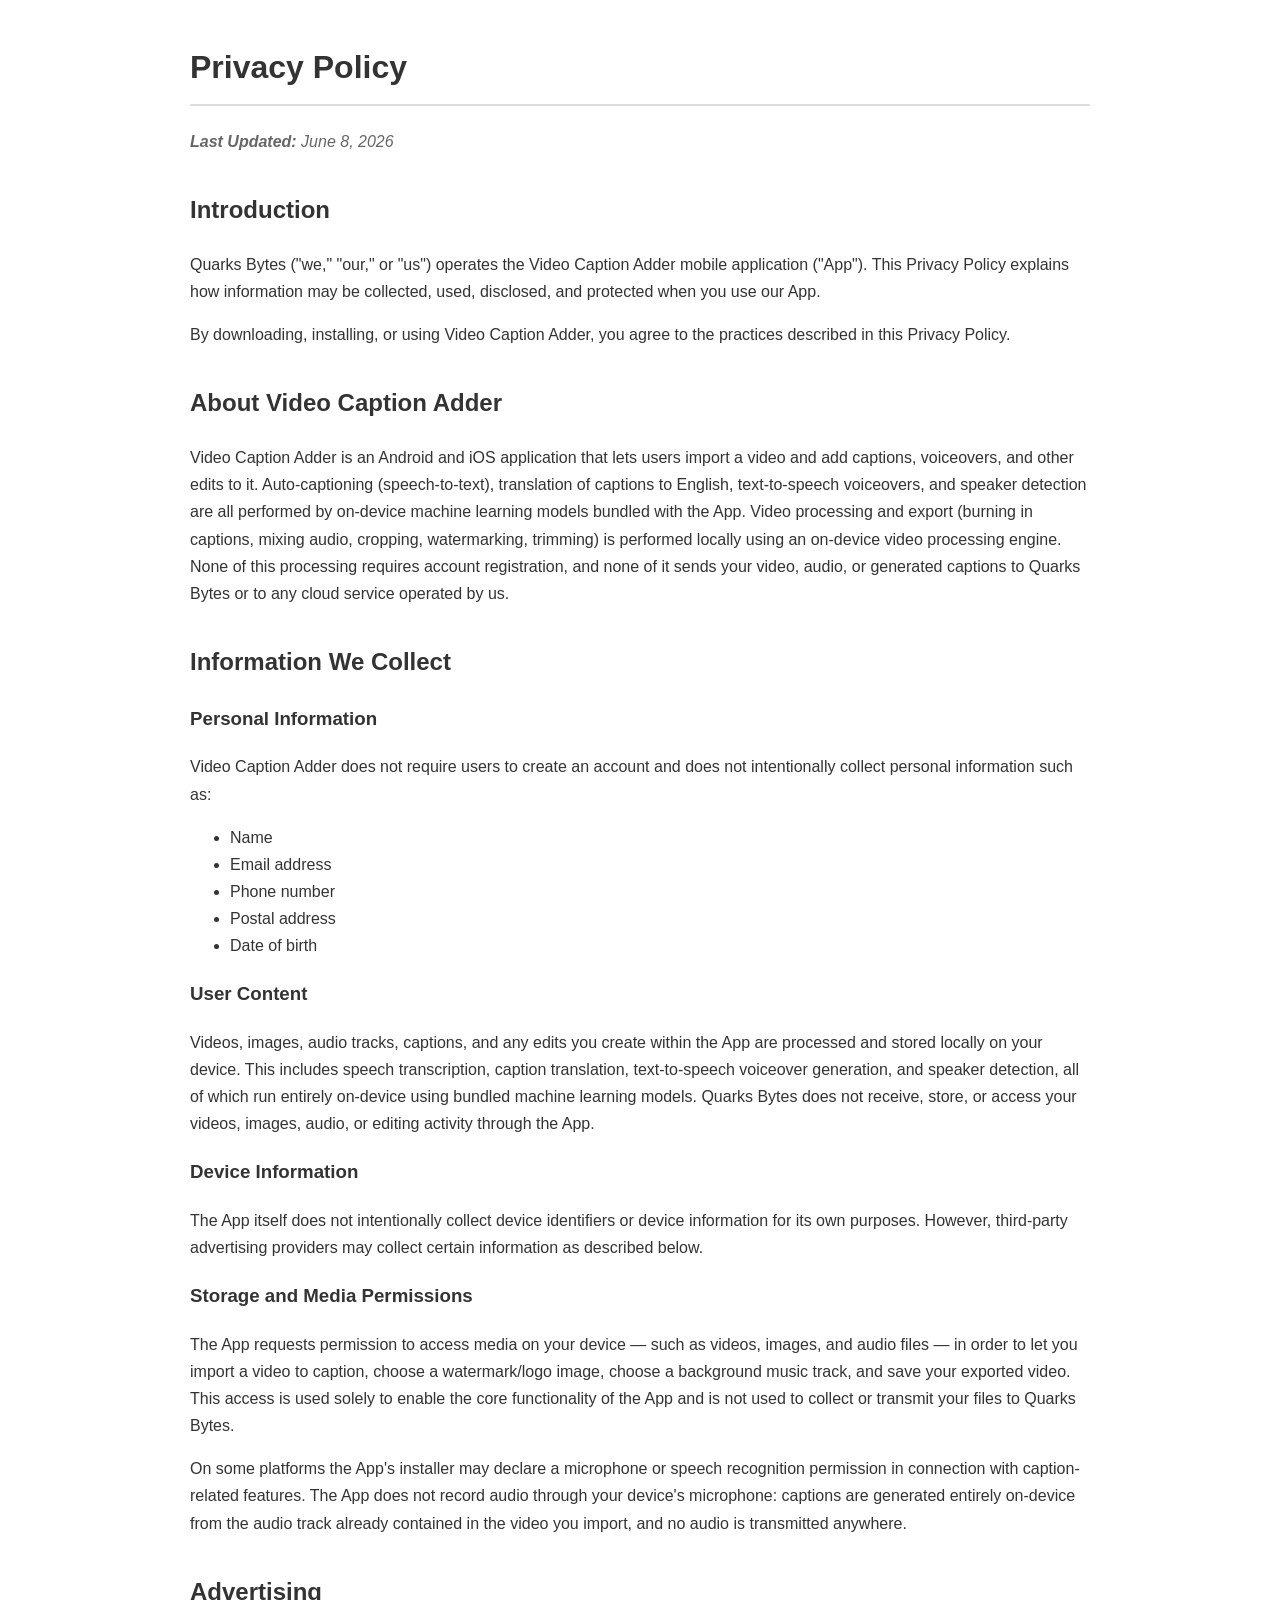
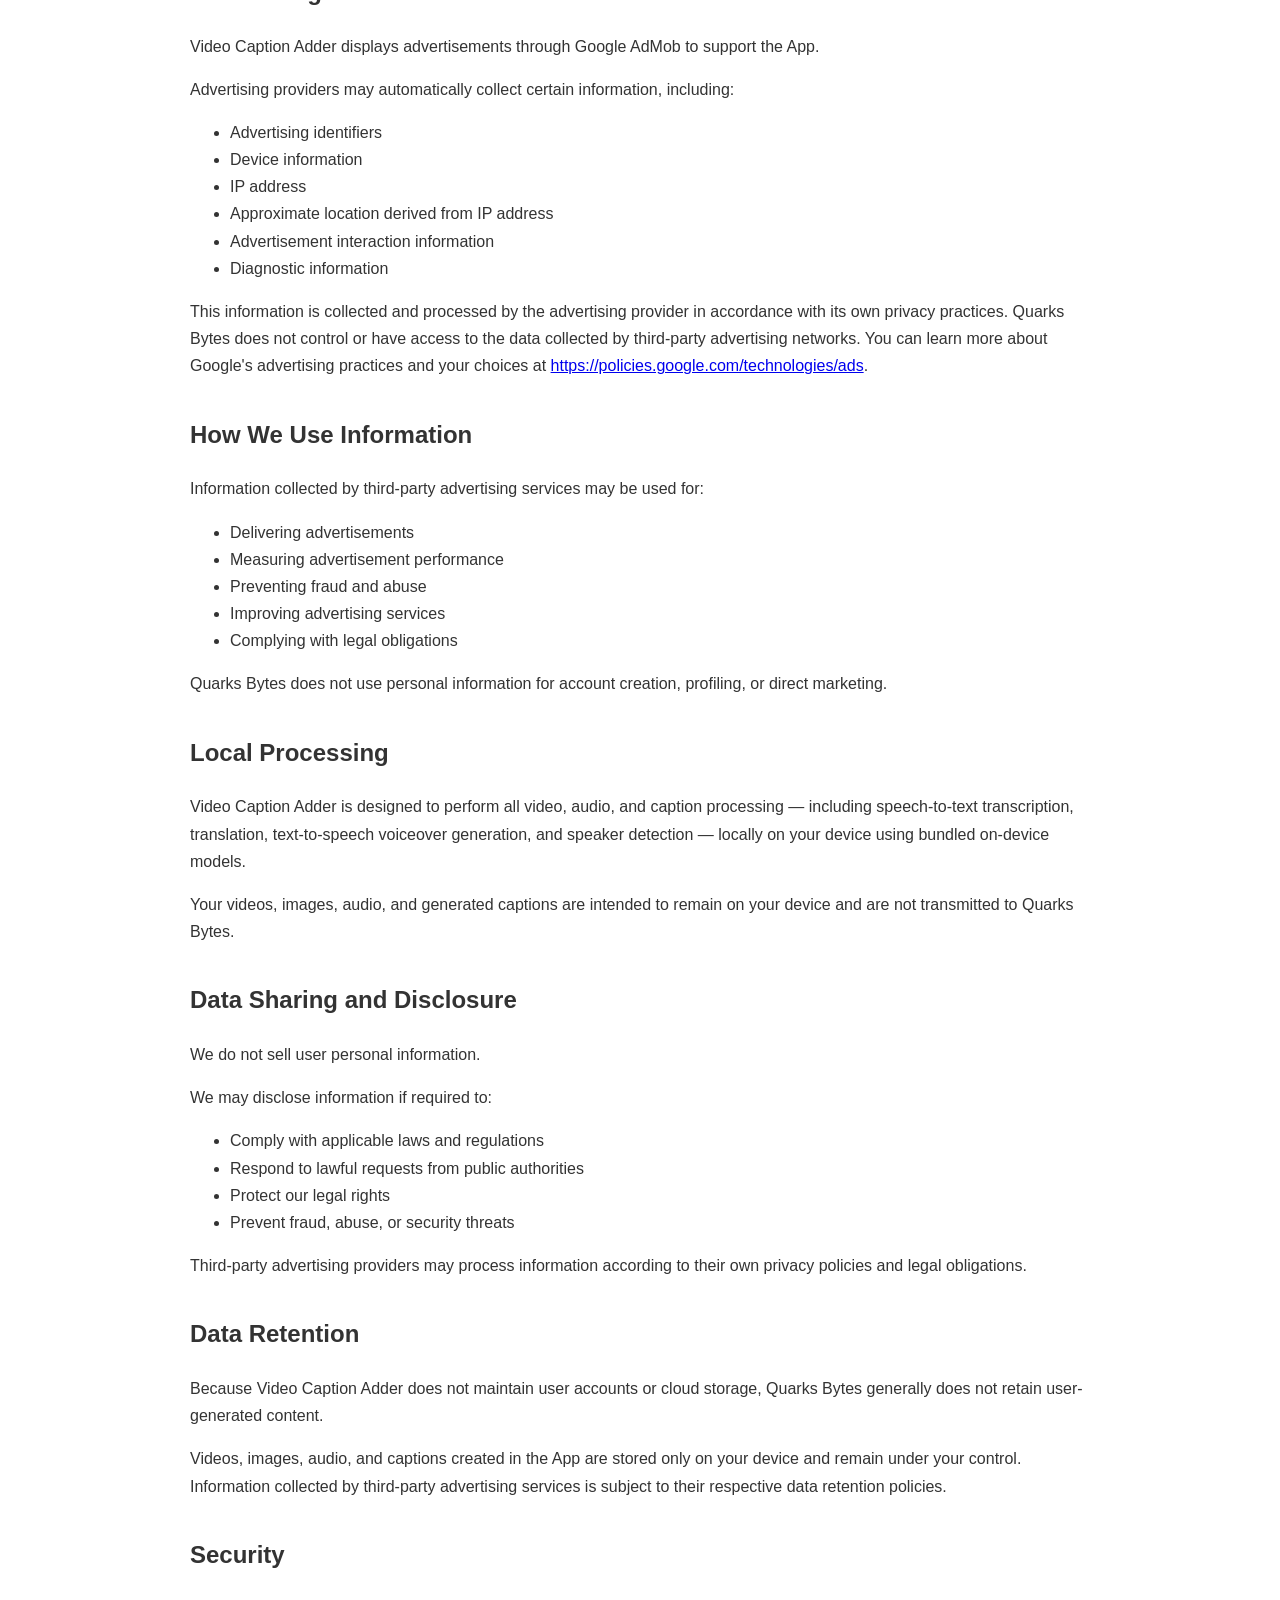
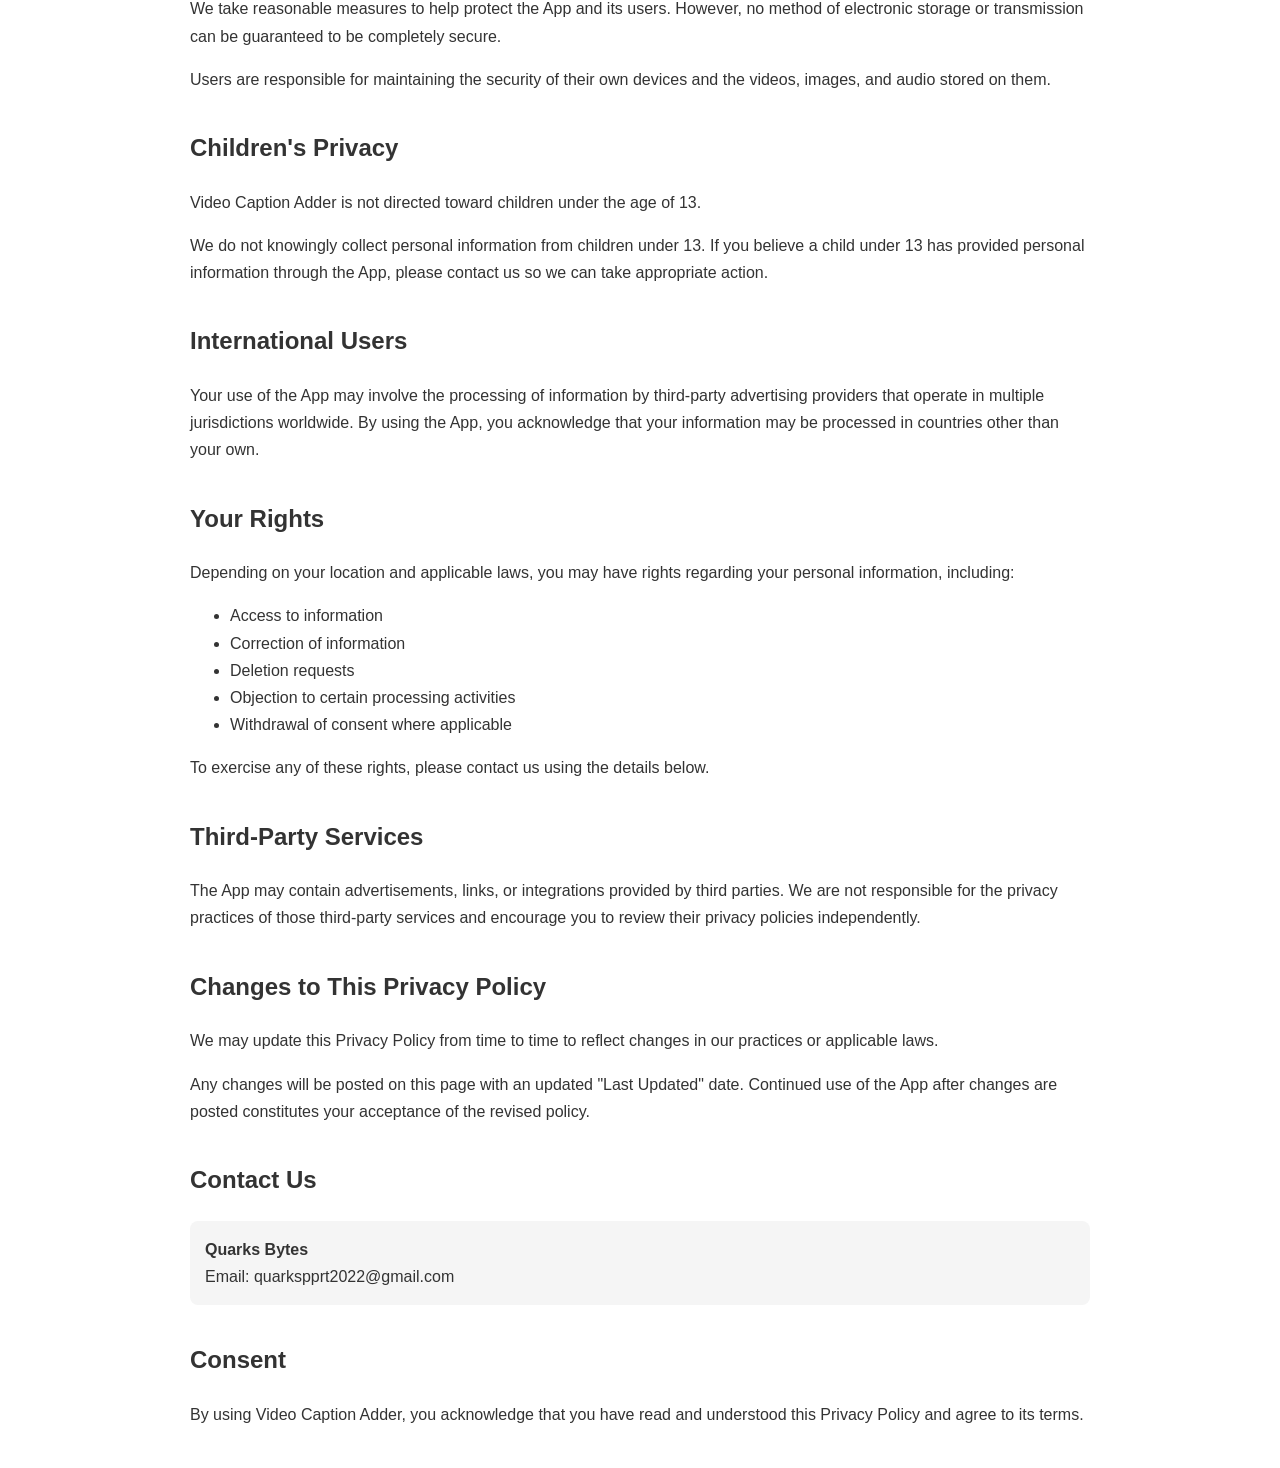
<file: video_editor_privacy_policy.html>
<!DOCTYPE html>
<html lang="en">
<head>
    <meta charset="UTF-8">
    <meta name="viewport" content="width=device-width, initial-scale=1.0">
    <title>Video Caption Adder - Privacy Policy</title>
    <style>
        body {
            font-family: Arial, Helvetica, sans-serif;
            line-height: 1.7;
            max-width: 900px;
            margin: 40px auto;
            padding: 0 20px;
            color: #333;
        }

        h1 {
            border-bottom: 2px solid #ddd;
            padding-bottom: 10px;
        }

        h2 {
            margin-top: 35px;
        }

        .updated {
            color: #666;
            font-style: italic;
        }

        .contact {
            background: #f5f5f5;
            padding: 15px;
            border-radius: 8px;
        }
    </style>
</head>
<body>

    <h1>Privacy Policy</h1>

    <p class="updated"><strong>Last Updated:</strong> June 8, 2026</p>

    <h2>Introduction</h2>
    <p>
        Quarks Bytes ("we," "our," or "us") operates the Video Caption Adder mobile
        application ("App"). This Privacy Policy explains how information may be
        collected, used, disclosed, and protected when you use our App.
    </p>

    <p>
        By downloading, installing, or using Video Caption Adder, you agree to the
        practices described in this Privacy Policy.
    </p>

    <h2>About Video Caption Adder</h2>
    <p>
        Video Caption Adder is an Android and iOS application that lets users import a
        video and add captions, voiceovers, and other edits to it. Auto-captioning
        (speech-to-text), translation of captions to English, text-to-speech
        voiceovers, and speaker detection are all performed by on-device machine
        learning models bundled with the App. Video processing and export (burning in
        captions, mixing audio, cropping, watermarking, trimming) is performed locally
        using an on-device video processing engine. None of this processing requires
        account registration, and none of it sends your video, audio, or generated
        captions to Quarks Bytes or to any cloud service operated by us.
    </p>

    <h2>Information We Collect</h2>

    <h3>Personal Information</h3>
    <p>
        Video Caption Adder does not require users to create an account and does not
        intentionally collect personal information such as:
    </p>

    <ul>
        <li>Name</li>
        <li>Email address</li>
        <li>Phone number</li>
        <li>Postal address</li>
        <li>Date of birth</li>
    </ul>

    <h3>User Content</h3>
    <p>
        Videos, images, audio tracks, captions, and any edits you create within the
        App are processed and stored locally on your device. This includes speech
        transcription, caption translation, text-to-speech voiceover generation, and
        speaker detection, all of which run entirely on-device using bundled machine
        learning models. Quarks Bytes does not receive, store, or access your videos,
        images, audio, or editing activity through the App.
    </p>

    <h3>Device Information</h3>
    <p>
        The App itself does not intentionally collect device identifiers or device
        information for its own purposes. However, third-party advertising providers
        may collect certain information as described below.
    </p>

    <h3>Storage and Media Permissions</h3>
    <p>
        The App requests permission to access media on your device — such as videos,
        images, and audio files — in order to let you import a video to caption,
        choose a watermark/logo image, choose a background music track, and save your
        exported video. This access is used solely to enable the core functionality of
        the App and is not used to collect or transmit your files to Quarks Bytes.
    </p>

    <p>
        On some platforms the App's installer may declare a microphone or speech
        recognition permission in connection with caption-related features. The App
        does not record audio through your device's microphone: captions are generated
        entirely on-device from the audio track already contained in the video you
        import, and no audio is transmitted anywhere.
    </p>

    <h2>Advertising</h2>
    <p>
        Video Caption Adder displays advertisements through Google AdMob to support the
        App.
    </p>

    <p>
        Advertising providers may automatically collect certain information, including:
    </p>

    <ul>
        <li>Advertising identifiers</li>
        <li>Device information</li>
        <li>IP address</li>
        <li>Approximate location derived from IP address</li>
        <li>Advertisement interaction information</li>
        <li>Diagnostic information</li>
    </ul>

    <p>
        This information is collected and processed by the advertising provider in
        accordance with its own privacy practices. Quarks Bytes does not control or
        have access to the data collected by third-party advertising networks. You can
        learn more about Google's advertising practices and your choices at
        <a href="https://policies.google.com/technologies/ads">https://policies.google.com/technologies/ads</a>.
    </p>

    <h2>How We Use Information</h2>
    <p>
        Information collected by third-party advertising services may be used for:
    </p>

    <ul>
        <li>Delivering advertisements</li>
        <li>Measuring advertisement performance</li>
        <li>Preventing fraud and abuse</li>
        <li>Improving advertising services</li>
        <li>Complying with legal obligations</li>
    </ul>

    <p>
        Quarks Bytes does not use personal information for account creation, profiling,
        or direct marketing.
    </p>

    <h2>Local Processing</h2>
    <p>
        Video Caption Adder is designed to perform all video, audio, and caption
        processing — including speech-to-text transcription, translation, text-to-speech
        voiceover generation, and speaker detection — locally on your device using
        bundled on-device models.
    </p>

    <p>
        Your videos, images, audio, and generated captions are intended to remain on
        your device and are not transmitted to Quarks Bytes.
    </p>

    <h2>Data Sharing and Disclosure</h2>
    <p>
        We do not sell user personal information.
    </p>

    <p>
        We may disclose information if required to:
    </p>

    <ul>
        <li>Comply with applicable laws and regulations</li>
        <li>Respond to lawful requests from public authorities</li>
        <li>Protect our legal rights</li>
        <li>Prevent fraud, abuse, or security threats</li>
    </ul>

    <p>
        Third-party advertising providers may process information according to their own
        privacy policies and legal obligations.
    </p>

    <h2>Data Retention</h2>
    <p>
        Because Video Caption Adder does not maintain user accounts or cloud storage,
        Quarks Bytes generally does not retain user-generated content.
    </p>

    <p>
        Videos, images, audio, and captions created in the App are stored only on your
        device and remain under your control. Information collected by third-party
        advertising services is subject to their respective data retention policies.
    </p>

    <h2>Security</h2>
    <p>
        We take reasonable measures to help protect the App and its users. However, no
        method of electronic storage or transmission can be guaranteed to be completely
        secure.
    </p>

    <p>
        Users are responsible for maintaining the security of their own devices and the
        videos, images, and audio stored on them.
    </p>

    <h2>Children's Privacy</h2>
    <p>
        Video Caption Adder is not directed toward children under the age of 13.
    </p>

    <p>
        We do not knowingly collect personal information from children under 13. If you
        believe a child under 13 has provided personal information through the App,
        please contact us so we can take appropriate action.
    </p>

    <h2>International Users</h2>
    <p>
        Your use of the App may involve the processing of information by third-party
        advertising providers that operate in multiple jurisdictions worldwide. By using
        the App, you acknowledge that your information may be processed in countries
        other than your own.
    </p>

    <h2>Your Rights</h2>
    <p>
        Depending on your location and applicable laws, you may have rights regarding
        your personal information, including:
    </p>

    <ul>
        <li>Access to information</li>
        <li>Correction of information</li>
        <li>Deletion requests</li>
        <li>Objection to certain processing activities</li>
        <li>Withdrawal of consent where applicable</li>
    </ul>

    <p>
        To exercise any of these rights, please contact us using the details below.
    </p>

    <h2>Third-Party Services</h2>
    <p>
        The App may contain advertisements, links, or integrations provided by third
        parties. We are not responsible for the privacy practices of those third-party
        services and encourage you to review their privacy policies independently.
    </p>

    <h2>Changes to This Privacy Policy</h2>
    <p>
        We may update this Privacy Policy from time to time to reflect changes in our
        practices or applicable laws.
    </p>

    <p>
        Any changes will be posted on this page with an updated "Last Updated" date.
        Continued use of the App after changes are posted constitutes your acceptance
        of the revised policy.
    </p>

    <h2>Contact Us</h2>

    <div class="contact">
        <strong>Quarks Bytes</strong><br>
        Email: quarkspprt2022@gmail.com
    </div>

    <h2>Consent</h2>
    <p>
        By using Video Caption Adder, you acknowledge that you have read and understood
        this Privacy Policy and agree to its terms.
    </p>

</body>
</html>
</file>
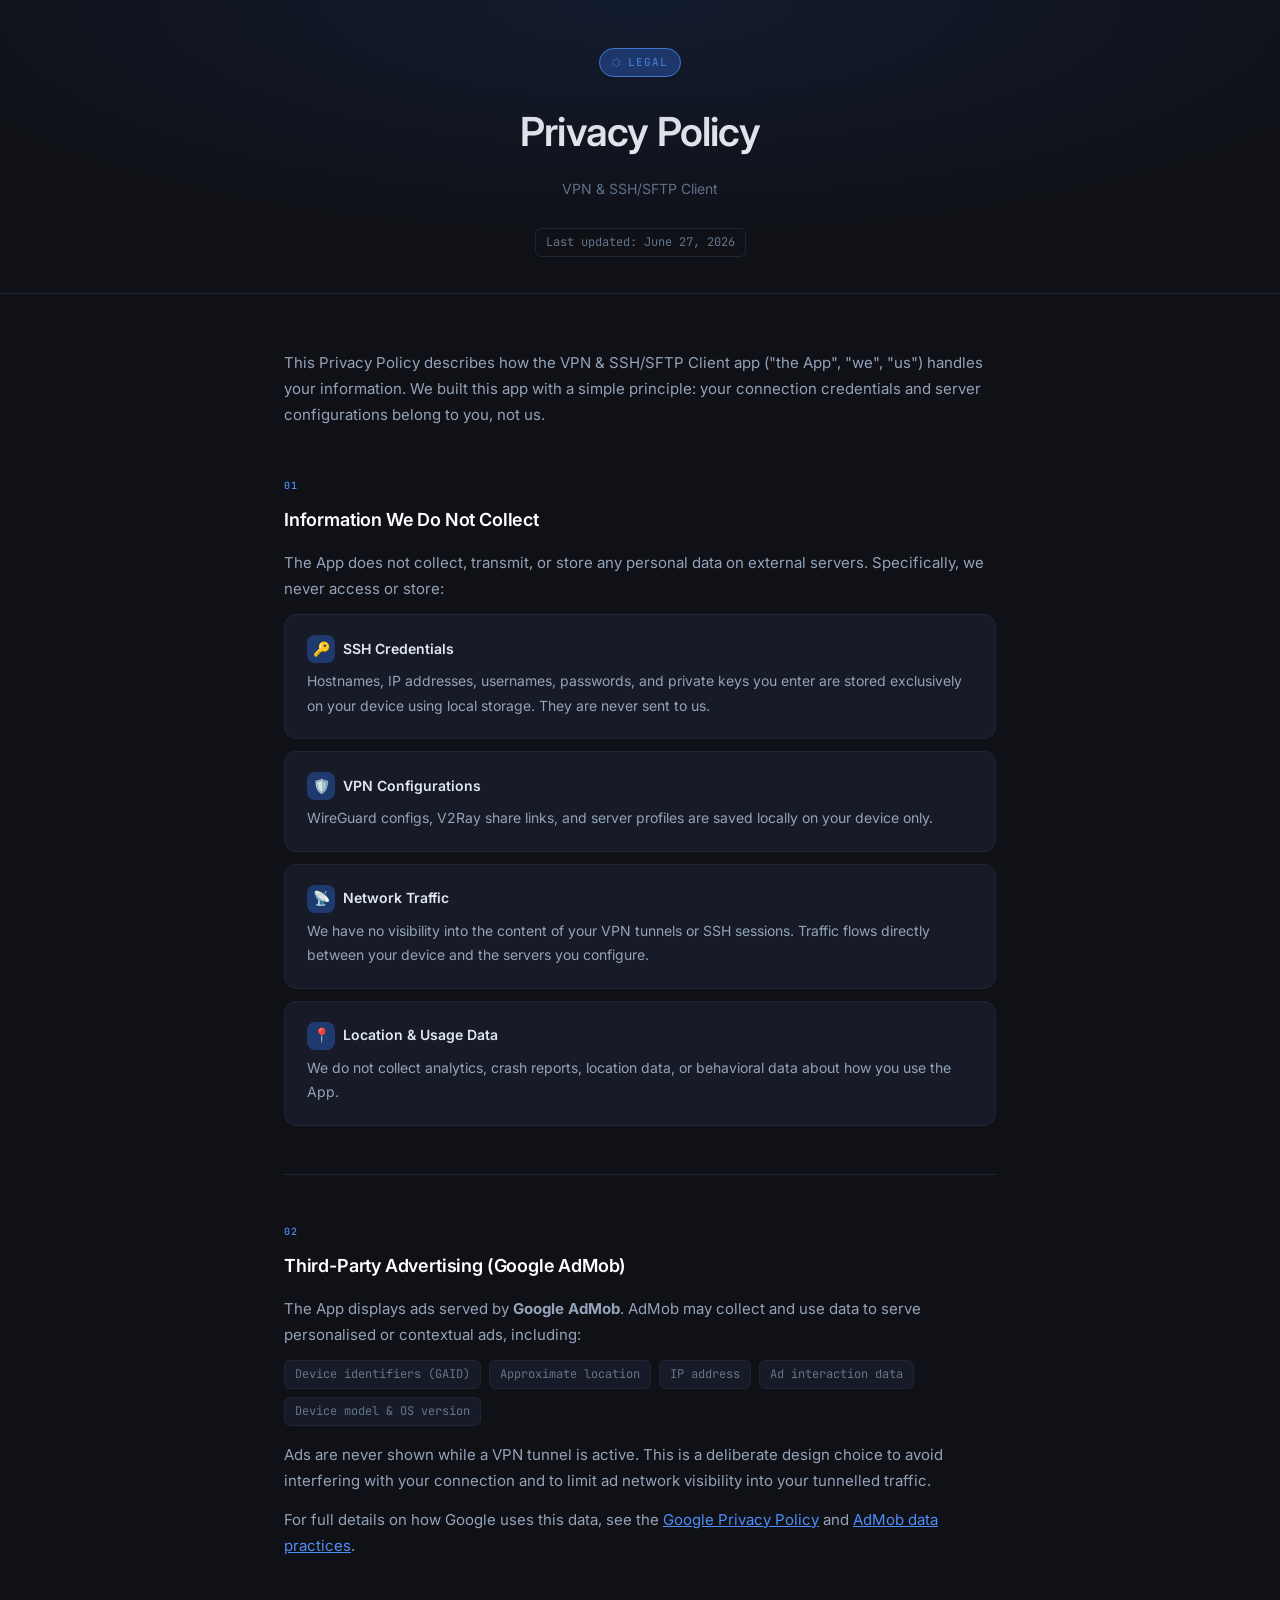
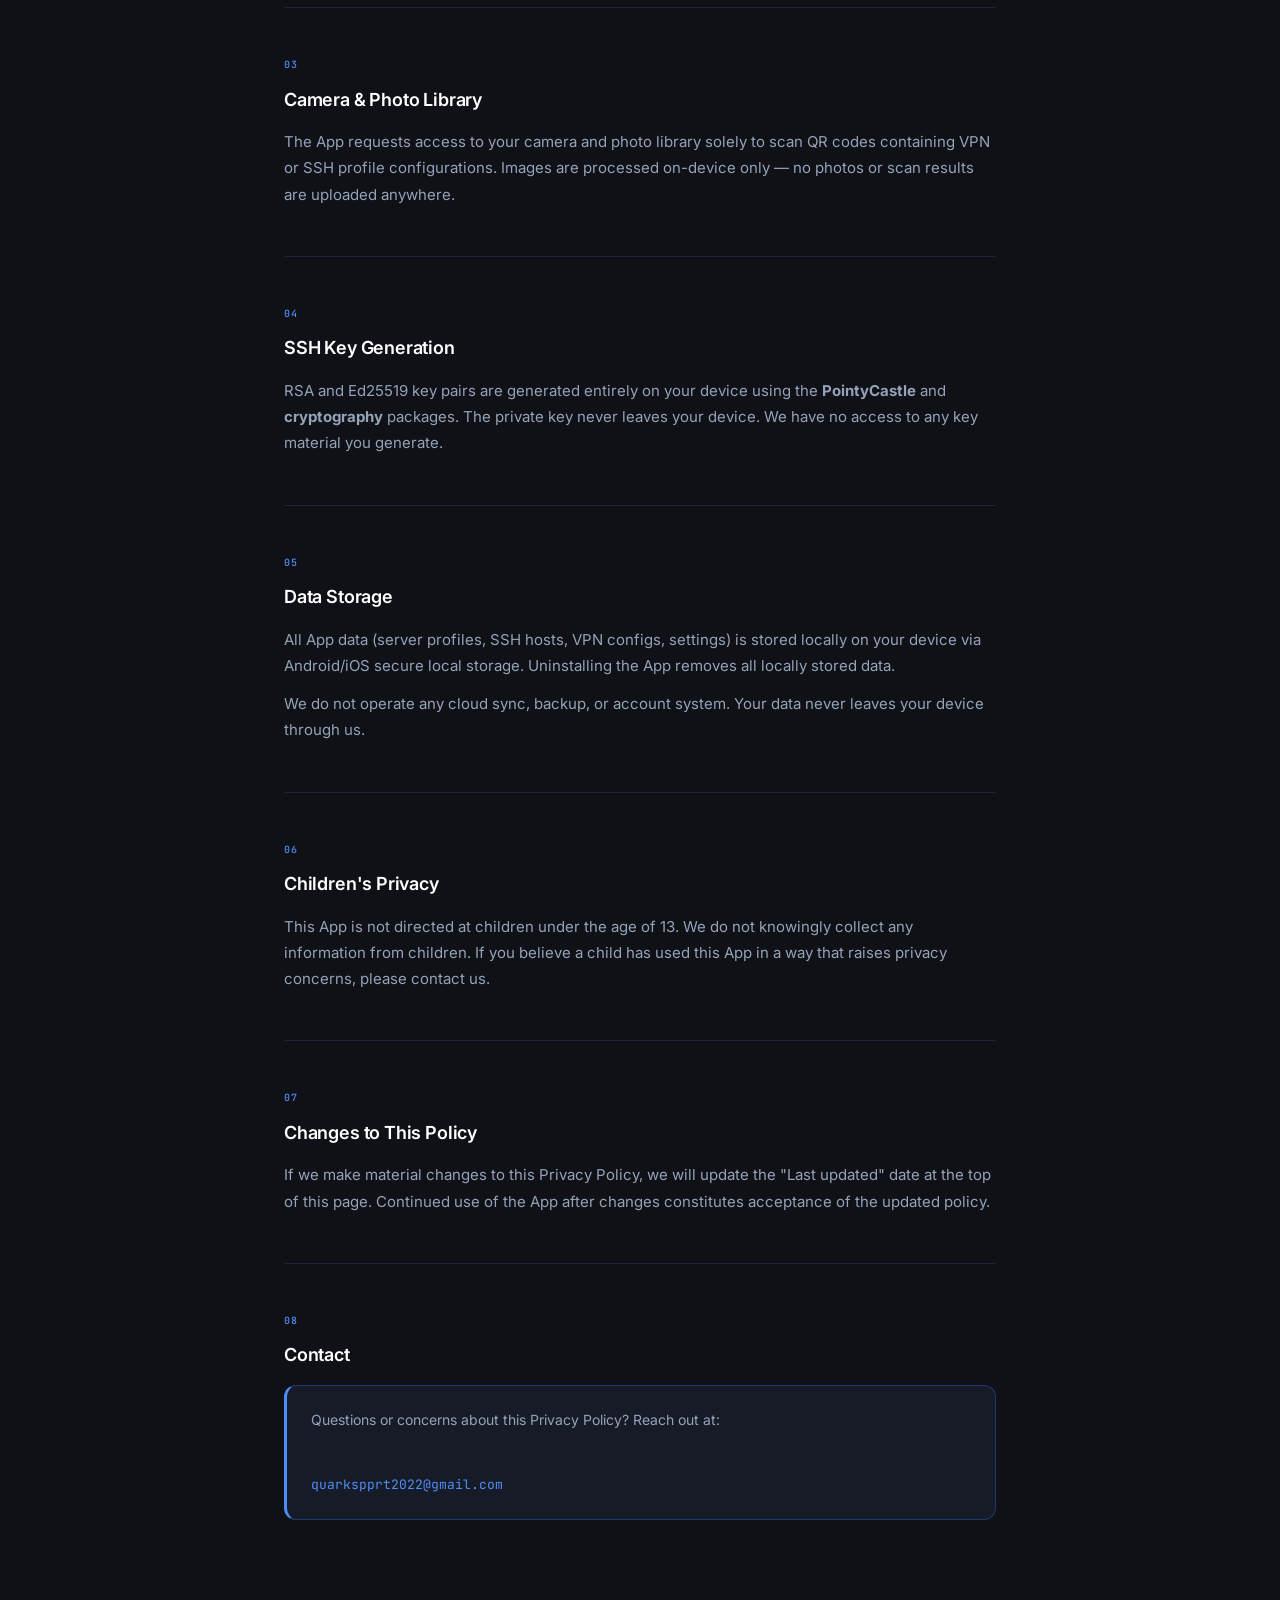
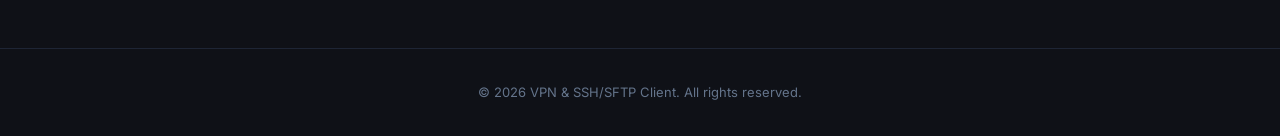
<file: vpn_client_privacy_policy.html>
<!DOCTYPE html>
<html lang="en">
<head>
  <meta charset="UTF-8" />
  <meta name="viewport" content="width=device-width, initial-scale=1.0" />
  <title>Privacy Policy — VPN & SSH/SFTP Client</title>
  <style>
    @import url('https://fonts.googleapis.com/css2?family=Inter:wght@400;500;600&family=JetBrains+Mono:wght@400;500&display=swap');

    *, *::before, *::after { box-sizing: border-box; margin: 0; padding: 0; }

    :root {
      --bg:        #0f1117;
      --surface:   #161b27;
      --border:    #1e2535;
      --accent:    #4f8ef7;
      --accent-dim:#1e3a6e;
      --text:      #e2e8f0;
      --muted:     #64748b;
      --mono:      'JetBrains Mono', monospace;
      --sans:      'Inter', system-ui, sans-serif;
    }

    body {
      background: var(--bg);
      color: var(--text);
      font-family: var(--sans);
      font-size: 15px;
      line-height: 1.75;
      min-height: 100vh;
    }

    /* ── Header ── */
    header {
      border-bottom: 1px solid var(--border);
      padding: 48px 24px 36px;
      text-align: center;
      position: relative;
      overflow: hidden;
    }
    header::before {
      content: '';
      position: absolute;
      inset: 0;
      background: radial-gradient(ellipse 60% 80% at 50% 0%, #1a2f5e55, transparent);
      pointer-events: none;
    }
    .chip {
      display: inline-flex;
      align-items: center;
      gap: 6px;
      font-family: var(--mono);
      font-size: 11px;
      font-weight: 500;
      letter-spacing: 0.08em;
      text-transform: uppercase;
      color: var(--accent);
      background: var(--accent-dim);
      border: 1px solid var(--accent);
      border-radius: 100px;
      padding: 4px 12px;
      margin-bottom: 20px;
    }
    .chip::before { content: '⬡'; font-size: 10px; }
    h1 {
      font-size: clamp(26px, 5vw, 40px);
      font-weight: 600;
      letter-spacing: -0.02em;
      color: #fff;
      margin-bottom: 10px;
    }
    .subtitle {
      color: var(--muted);
      font-size: 14px;
    }
    .updated {
      display: inline-block;
      margin-top: 14px;
      font-family: var(--mono);
      font-size: 12px;
      color: var(--muted);
      border: 1px solid var(--border);
      border-radius: 6px;
      padding: 3px 10px;
    }

    /* ── Layout ── */
    main {
      max-width: 760px;
      margin: 0 auto;
      padding: 56px 24px 80px;
    }

    /* ── Section ── */
    section {
      margin-bottom: 48px;
    }
    .section-label {
      font-family: var(--mono);
      font-size: 10px;
      font-weight: 500;
      letter-spacing: 0.12em;
      text-transform: uppercase;
      color: var(--accent);
      margin-bottom: 10px;
    }
    h2 {
      font-size: 18px;
      font-weight: 600;
      color: #fff;
      margin-bottom: 14px;
      letter-spacing: -0.01em;
    }
    p { color: #94a3b8; margin-bottom: 12px; }
    p:last-child { margin-bottom: 0; }

    /* ── Cards ── */
    .card {
      background: var(--surface);
      border: 1px solid var(--border);
      border-radius: 12px;
      padding: 20px 22px;
      margin-bottom: 12px;
    }
    .card-title {
      font-weight: 600;
      font-size: 14px;
      color: var(--text);
      margin-bottom: 6px;
      display: flex;
      align-items: center;
      gap: 8px;
    }
    .card-title .icon {
      width: 28px;
      height: 28px;
      border-radius: 8px;
      background: var(--accent-dim);
      display: flex;
      align-items: center;
      justify-content: center;
      font-size: 14px;
      flex-shrink: 0;
    }
    .card p { font-size: 14px; margin-bottom: 0; }

    /* ── Divider ── */
    .divider {
      border: none;
      border-top: 1px solid var(--border);
      margin: 48px 0;
    }

    /* ── Tag list ── */
    .tags {
      display: flex;
      flex-wrap: wrap;
      gap: 8px;
      margin-top: 10px;
    }
    .tag {
      font-family: var(--mono);
      font-size: 12px;
      color: var(--muted);
      background: var(--surface);
      border: 1px solid var(--border);
      border-radius: 6px;
      padding: 3px 10px;
    }

    /* ── Contact box ── */
    .contact-box {
      background: var(--surface);
      border: 1px solid var(--accent-dim);
      border-left: 3px solid var(--accent);
      border-radius: 12px;
      padding: 22px 24px;
    }
    .contact-box p { font-size: 14px; }
    .contact-box a {
      color: var(--accent);
      text-decoration: none;
      font-family: var(--mono);
      font-size: 13px;
    }
    .contact-box a:hover { text-decoration: underline; }

    /* ── Footer ── */
    footer {
      text-align: center;
      padding: 32px 24px;
      border-top: 1px solid var(--border);
      font-size: 13px;
      color: var(--muted);
    }

    @media (max-width: 480px) {
      main { padding: 36px 16px 60px; }
      header { padding: 36px 16px 28px; }
    }
  </style>
</head>
<body>

  <header>
    <div class="chip">Legal</div>
    <h1>Privacy Policy</h1>
    <p class="subtitle">VPN &amp; SSH/SFTP Client</p>
    <span class="updated">Last updated: June 27, 2026</span>
  </header>

  <main>

    <section>
      <p>This Privacy Policy describes how the VPN &amp; SSH/SFTP Client app ("the App", "we", "us") handles your information. We built this app with a simple principle: your connection credentials and server configurations belong to you, not us.</p>
    </section>

    <!-- 1 -->
    <section>
      <div class="section-label">01</div>
      <h2>Information We Do Not Collect</h2>
      <p>The App does not collect, transmit, or store any personal data on external servers. Specifically, we never access or store:</p>

      <div class="card">
        <div class="card-title"><span class="icon">🔑</span> SSH Credentials</div>
        <p>Hostnames, IP addresses, usernames, passwords, and private keys you enter are stored exclusively on your device using local storage. They are never sent to us.</p>
      </div>
      <div class="card">
        <div class="card-title"><span class="icon">🛡️</span> VPN Configurations</div>
        <p>WireGuard configs, V2Ray share links, and server profiles are saved locally on your device only.</p>
      </div>
      <div class="card">
        <div class="card-title"><span class="icon">📡</span> Network Traffic</div>
        <p>We have no visibility into the content of your VPN tunnels or SSH sessions. Traffic flows directly between your device and the servers you configure.</p>
      </div>
      <div class="card">
        <div class="card-title"><span class="icon">📍</span> Location &amp; Usage Data</div>
        <p>We do not collect analytics, crash reports, location data, or behavioral data about how you use the App.</p>
      </div>
    </section>

    <hr class="divider" />

    <!-- 2 -->
    <section>
      <div class="section-label">02</div>
      <h2>Third-Party Advertising (Google AdMob)</h2>
      <p>The App displays ads served by <strong>Google AdMob</strong>. AdMob may collect and use data to serve personalised or contextual ads, including:</p>
      <div class="tags">
        <span class="tag">Device identifiers (GAID)</span>
        <span class="tag">Approximate location</span>
        <span class="tag">IP address</span>
        <span class="tag">Ad interaction data</span>
        <span class="tag">Device model &amp; OS version</span>
      </div>
      <p style="margin-top: 16px;">Ads are never shown while a VPN tunnel is active. This is a deliberate design choice to avoid interfering with your connection and to limit ad network visibility into your tunnelled traffic.</p>
      <p>For full details on how Google uses this data, see the <a href="https://policies.google.com/privacy" target="_blank" style="color: var(--accent);">Google Privacy Policy</a> and <a href="https://support.google.com/admob/answer/6128543" target="_blank" style="color: var(--accent);">AdMob data practices</a>.</p>
    </section>

    <hr class="divider" />

    <!-- 3 -->
    <section>
      <div class="section-label">03</div>
      <h2>Camera &amp; Photo Library</h2>
      <p>The App requests access to your camera and photo library solely to scan QR codes containing VPN or SSH profile configurations. Images are processed on-device only — no photos or scan results are uploaded anywhere.</p>
    </section>

    <hr class="divider" />

    <!-- 4 -->
    <section>
      <div class="section-label">04</div>
      <h2>SSH Key Generation</h2>
      <p>RSA and Ed25519 key pairs are generated entirely on your device using the <strong>PointyCastle</strong> and <strong>cryptography</strong> packages. The private key never leaves your device. We have no access to any key material you generate.</p>
    </section>

    <hr class="divider" />

    <!-- 5 -->
    <section>
      <div class="section-label">05</div>
      <h2>Data Storage</h2>
      <p>All App data (server profiles, SSH hosts, VPN configs, settings) is stored locally on your device via Android/iOS secure local storage. Uninstalling the App removes all locally stored data.</p>
      <p>We do not operate any cloud sync, backup, or account system. Your data never leaves your device through us.</p>
    </section>

    <hr class="divider" />

    <!-- 6 -->
    <section>
      <div class="section-label">06</div>
      <h2>Children's Privacy</h2>
      <p>This App is not directed at children under the age of 13. We do not knowingly collect any information from children. If you believe a child has used this App in a way that raises privacy concerns, please contact us.</p>
    </section>

    <hr class="divider" />

    <!-- 7 -->
    <section>
      <div class="section-label">07</div>
      <h2>Changes to This Policy</h2>
      <p>If we make material changes to this Privacy Policy, we will update the "Last updated" date at the top of this page. Continued use of the App after changes constitutes acceptance of the updated policy.</p>
    </section>

    <hr class="divider" />

    <!-- 8 -->
    <section>
      <div class="section-label">08</div>
      <h2>Contact</h2>
      <div class="contact-box">
        <p>Questions or concerns about this Privacy Policy? Reach out at:</p>
        <br />
        <a href="mailto:quarkspprt2022@gmail.com">quarkspprt2022@gmail.com</a>
      </div>
    </section>

  </main>

  <footer>
    &copy; 2026 VPN &amp; SSH/SFTP Client. All rights reserved.
  </footer>

</body>
</html>
</file>
